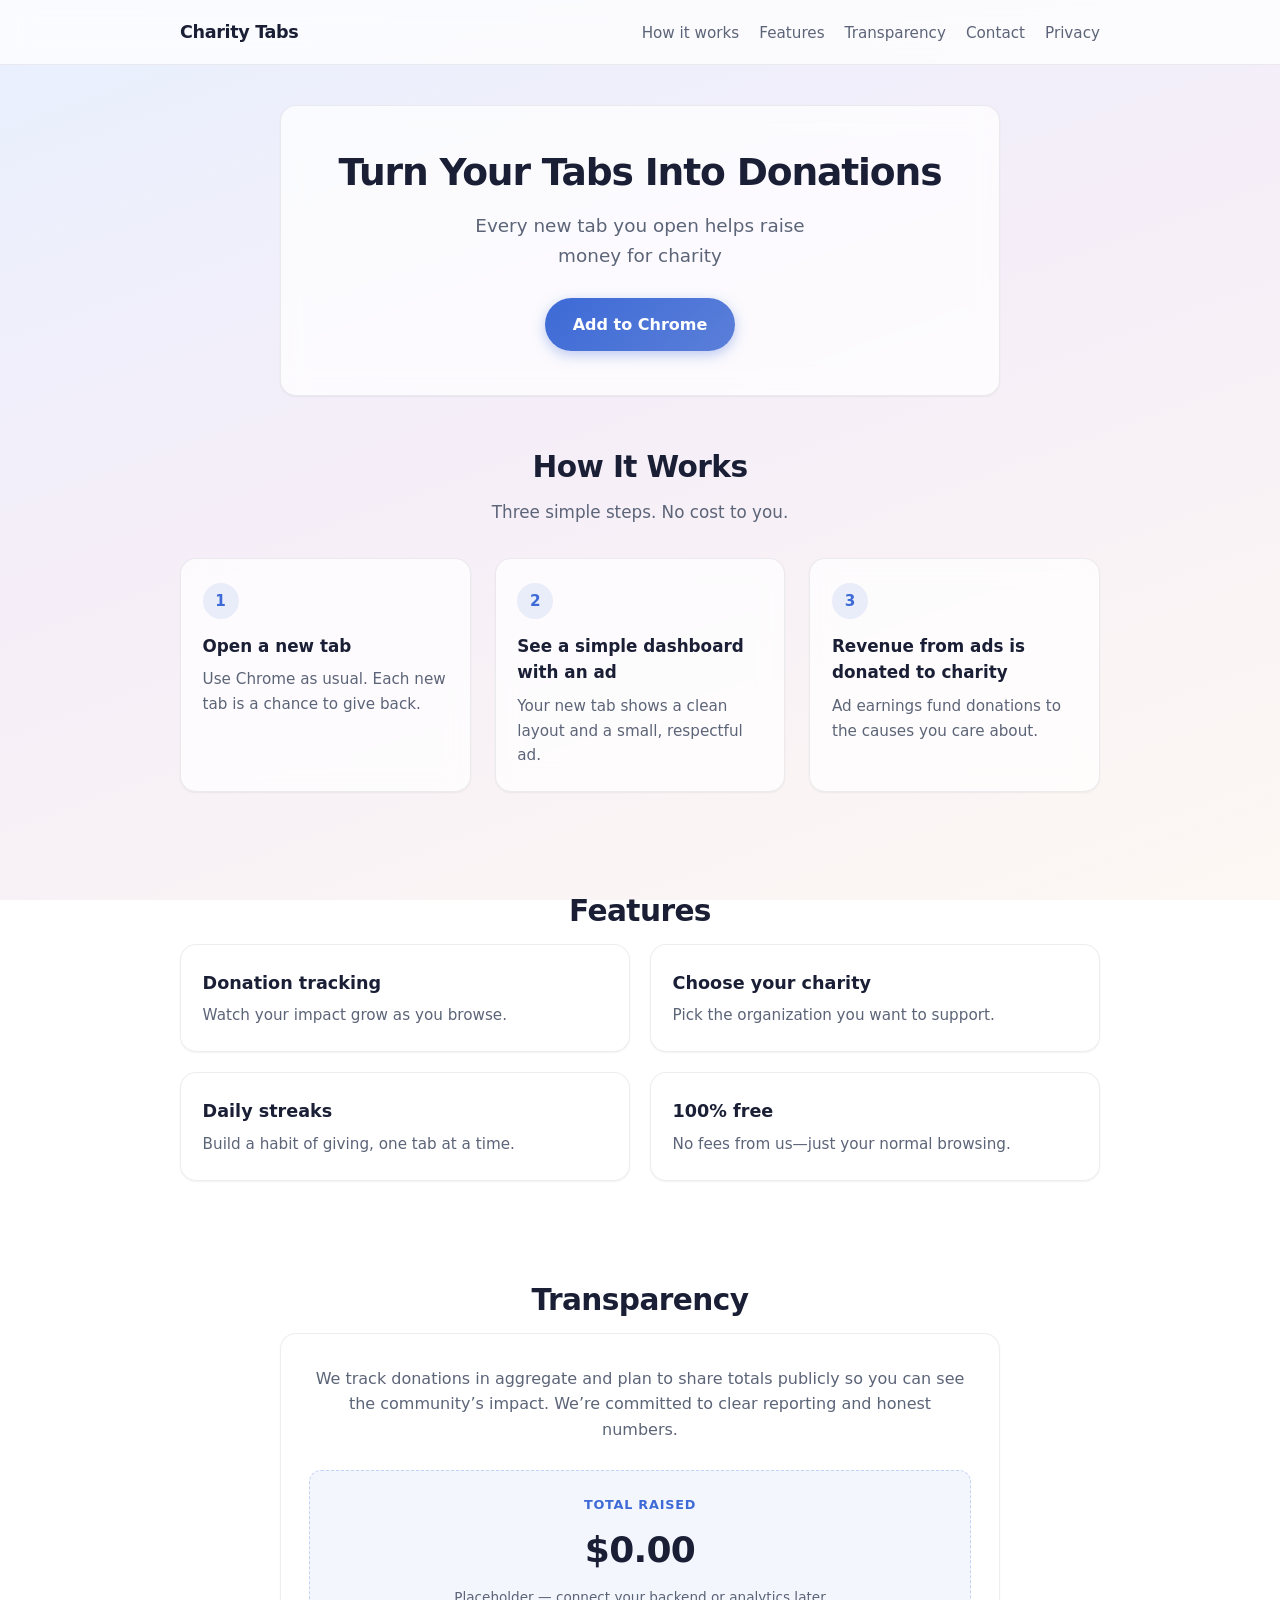
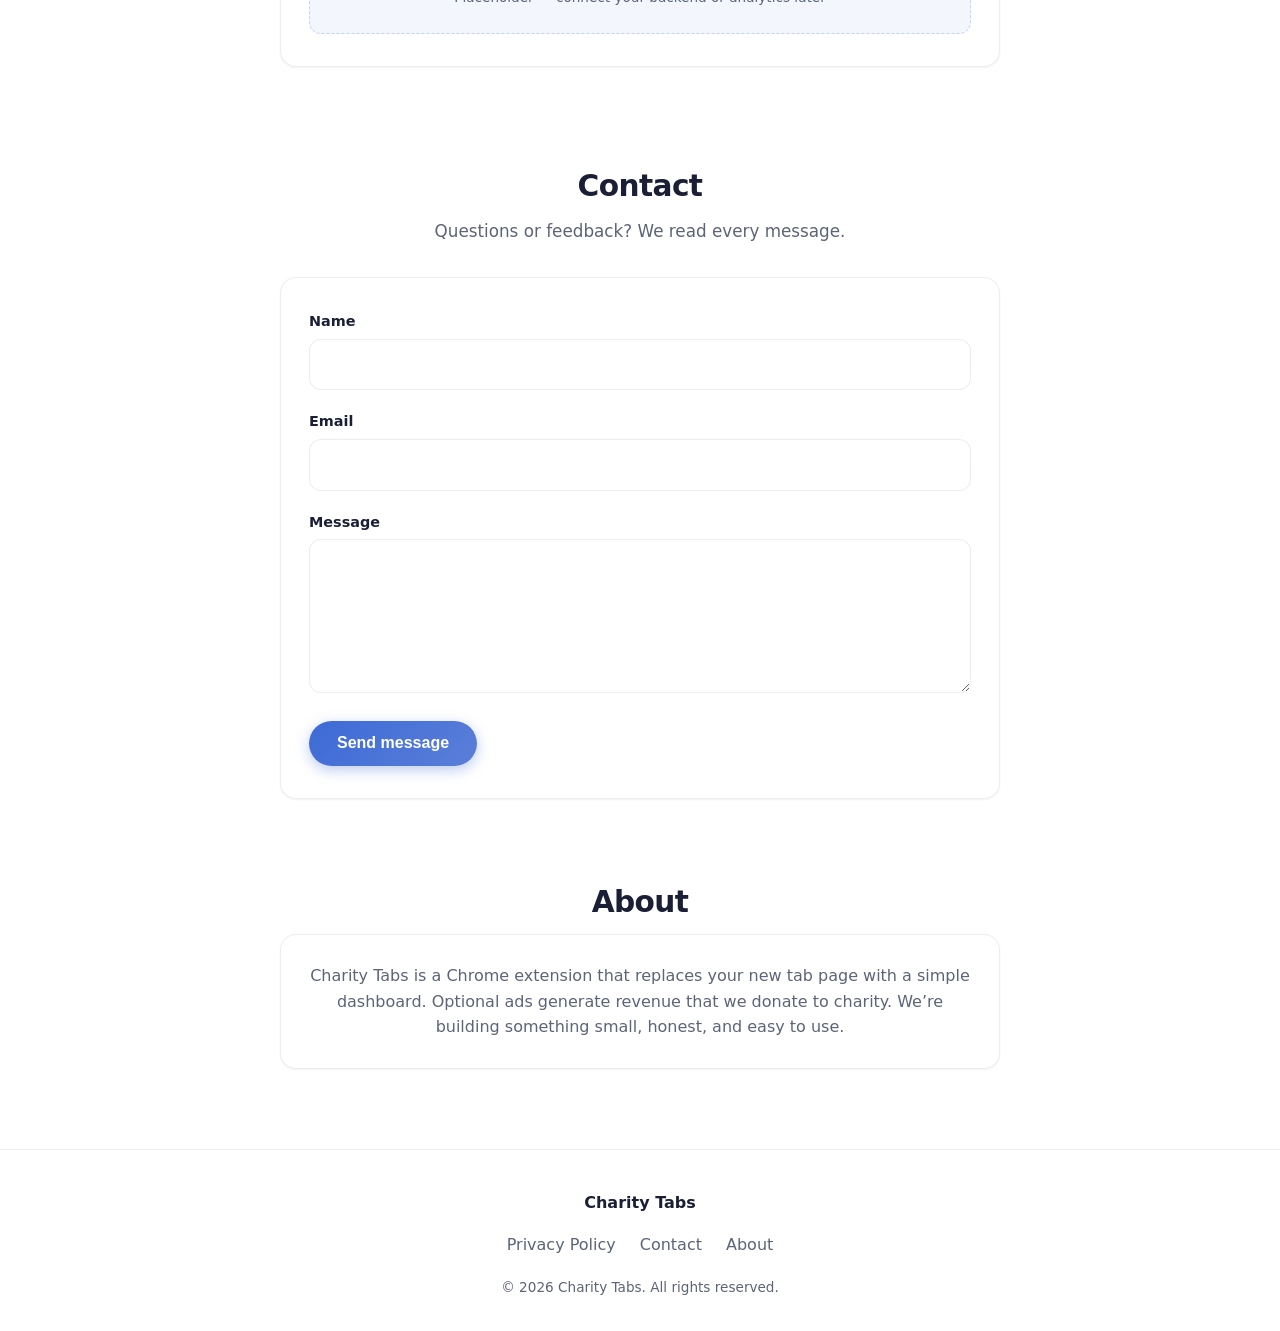
<file: index.html>
<!DOCTYPE html>
<html lang="en">
<head>
  <meta charset="UTF-8" />
  <meta name="viewport" content="width=device-width, initial-scale=1.0" />
  <meta name="description" content="Charity Tabs — turn every new tab into donations for charity. Free Chrome extension." />
  <title>Charity Tabs — Turn Your Tabs Into Donations</title>
  <link rel="stylesheet" href="styles.css" />
  <script async src="https://pagead2.googlesyndication.com/pagead/js/adsbygoogle.js?client=ca-pub-7150206298025101"
    crossorigin="anonymous"></script>
</head>
<body>
  <!-- Site navigation: sticky top bar with in-page anchors -->
  <header class="site-header">
    <nav class="nav" aria-label="Main">
      <a class="nav__brand" href="#">Charity Tabs</a>
      <button type="button" class="nav__toggle" aria-expanded="false" aria-controls="nav-menu" aria-label="Open menu">
        <span class="nav__toggle-bar" aria-hidden="true"></span>
        <span class="nav__toggle-bar" aria-hidden="true"></span>
        <span class="nav__toggle-bar" aria-hidden="true"></span>
      </button>
      <ul id="nav-menu" class="nav__links">
        <li><a href="#how-it-works">How it works</a></li>
        <li><a href="#features">Features</a></li>
        <li><a href="#transparency">Transparency</a></li>
        <li><a href="#contact">Contact</a></li>
        <li><a href="privacy.html">Privacy</a></li>
      </ul>
    </nav>
  </header>

  <main>
    <!-- Hero: primary headline and CTA -->
    <section class="hero section" aria-labelledby="hero-title">
      <div class="hero__inner card card--hero">
        <h1 id="hero-title" class="hero__title">Turn Your Tabs Into Donations</h1>
        <p class="hero__subtitle">Every new tab you open helps raise money for charity</p>
        <a class="btn btn--primary" href="https://chrome.google.com/webstore" target="_blank" rel="noopener noreferrer">Add to Chrome</a>
      </div>
    </section>

    <!-- How it works: three numbered steps -->
    <section id="how-it-works" class="section section--tight" aria-labelledby="how-title">
      <h2 id="how-title" class="section__title">How It Works</h2>
      <p class="section__lead">Three simple steps. No cost to you.</p>
      <ol class="steps">
        <li class="steps__item card">
          <span class="steps__num" aria-hidden="true">1</span>
          <h3 class="steps__heading">Open a new tab</h3>
          <p class="steps__text">Use Chrome as usual. Each new tab is a chance to give back.</p>
        </li>
        <li class="steps__item card">
          <span class="steps__num" aria-hidden="true">2</span>
          <h3 class="steps__heading">See a simple dashboard with an ad</h3>
          <p class="steps__text">Your new tab shows a clean layout and a small, respectful ad.</p>
        </li>
        <li class="steps__item card">
          <span class="steps__num" aria-hidden="true">3</span>
          <h3 class="steps__heading">Revenue from ads is donated to charity</h3>
          <p class="steps__text">Ad earnings fund donations to the causes you care about.</p>
        </li>
      </ol>
    </section>

    <!-- Features: grid of benefit cards -->
    <section id="features" class="section" aria-labelledby="features-title">
      <h2 id="features-title" class="section__title">Features</h2>
      <ul class="feature-grid">
        <li class="feature card">
          <h3 class="feature__title">Donation tracking</h3>
          <p class="feature__text">Watch your impact grow as you browse.</p>
        </li>
        <li class="feature card">
          <h3 class="feature__title">Choose your charity</h3>
          <p class="feature__text">Pick the organization you want to support.</p>
        </li>
        <li class="feature card">
          <h3 class="feature__title">Daily streaks</h3>
          <p class="feature__text">Build a habit of giving, one tab at a time.</p>
        </li>
        <li class="feature card">
          <h3 class="feature__title">100% free</h3>
          <p class="feature__text">No fees from us—just your normal browsing.</p>
        </li>
      </ul>
    </section>

    <!-- Transparency: trust copy + total raised placeholder -->
    <section id="transparency" class="section" aria-labelledby="transparency-title">
      <h2 id="transparency-title" class="section__title">Transparency</h2>
      <div class="transparency card">
        <p class="transparency__text">
          We track donations in aggregate and plan to share totals publicly so you can see
          the community’s impact. We’re committed to clear reporting and honest numbers.
        </p>
        <div class="transparency__stat" role="status" aria-live="polite">
          <span class="transparency__stat-label">Total raised</span>
          <span class="transparency__stat-value" id="total-raised">—</span>
          <span class="transparency__stat-note">Placeholder — connect your backend or analytics later</span>
        </div>
      </div>
    </section>

    <!-- Contact: form submits via FormSubmit → htgamesdev@gmail.com (see script.js) -->
    <section id="contact" class="section" aria-labelledby="contact-title">
      <h2 id="contact-title" class="section__title">Contact</h2>
      <p class="section__lead">Questions or feedback? We read every message.</p>
      <form
        id="contact-form"
        class="contact-form card"
        action="https://formsubmit.co/htgamesdev@gmail.com"
        method="POST"
      >
        <!-- Spam honeypot: must stay empty (FormSubmit rejects if filled) -->
        <input
          type="text"
          name="_honey"
          class="contact-form__honeypot"
          tabindex="-1"
          autocomplete="off"
          aria-hidden="true"
        />
        <input type="hidden" name="_subject" value="Charity Tabs — Contact form" />
        <div class="contact-form__fields">
          <div class="contact-form__field">
            <label for="contact-name">Name</label>
            <input id="contact-name" name="name" type="text" required autocomplete="name" />
          </div>
          <div class="contact-form__field">
            <label for="contact-email">Email</label>
            <input id="contact-email" name="email" type="email" required autocomplete="email" />
          </div>
          <div class="contact-form__field">
            <label for="contact-message">Message</label>
            <textarea id="contact-message" name="message" rows="5" required></textarea>
          </div>
        </div>
        <p id="contact-status" class="contact-form__status" role="status" aria-live="polite" hidden></p>
        <button type="submit" class="btn btn--primary contact-form__submit">Send message</button>
      </form>
    </section>

    <!-- About: short project blurb for footer link target -->
    <section id="about" class="section section--tight" aria-labelledby="about-title">
      <h2 id="about-title" class="section__title">About</h2>
      <div class="about card">
        <p class="about__text">
          Charity Tabs is a Chrome extension that replaces your new tab page with a simple dashboard.
          Optional ads generate revenue that we donate to charity. We’re building something small,
          honest, and easy to use.
        </p>
      </div>
    </section>
  </main>

  <!-- Footer: legal and contact links -->
  <footer class="footer">
    <div class="footer__inner">
      <p class="footer__brand">Charity Tabs</p>
      <ul class="footer__links">
        <li><a href="privacy.html">Privacy Policy</a></li>
        <li><a href="#contact">Contact</a></li>
        <li><a href="#about">About</a></li>
      </ul>
      <p class="footer__fine">© <span id="year"></span> Charity Tabs. All rights reserved.</p>
    </div>
  </footer>

  <script src="script.js"></script>
</body>
</html>
</file>
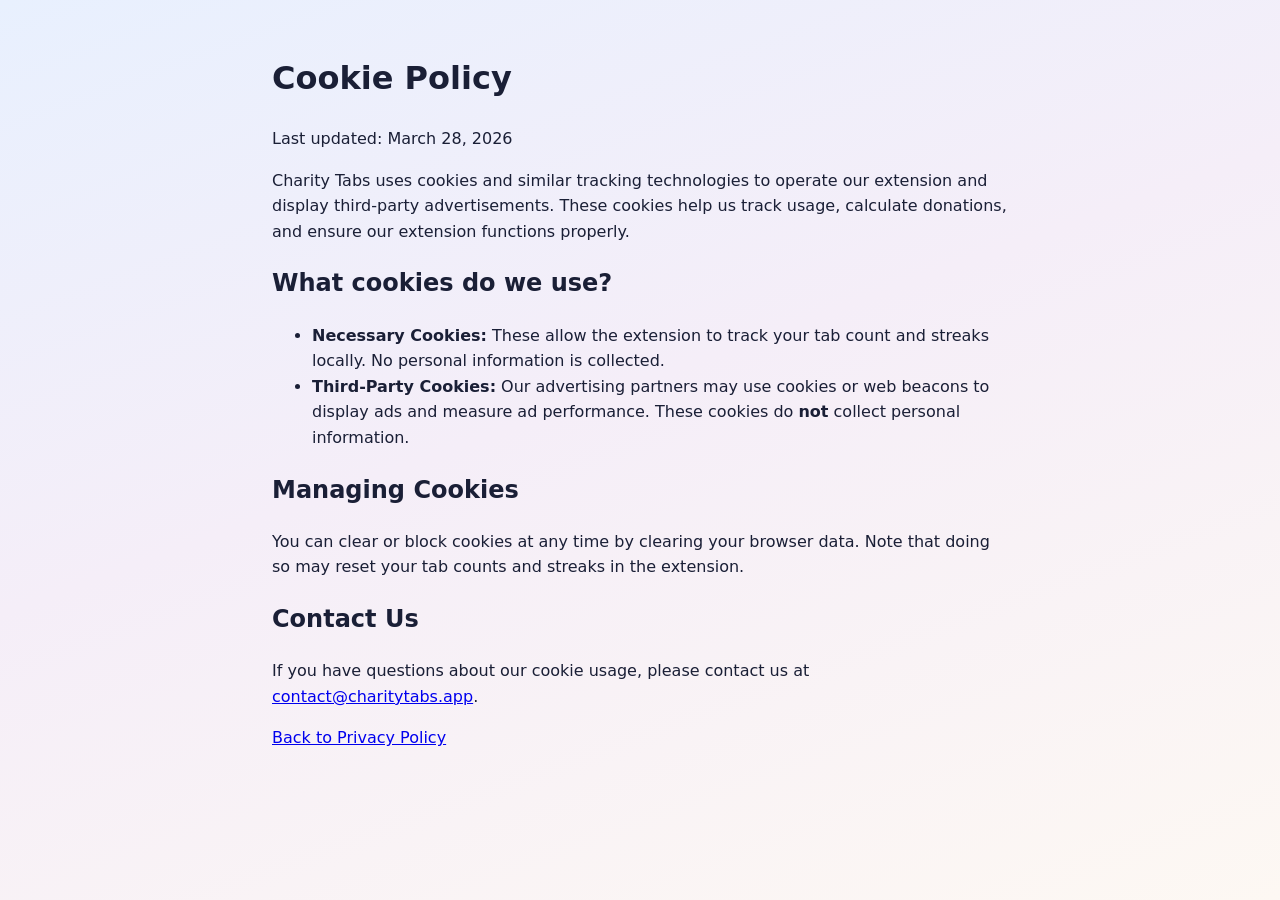
<file: cookie.html>
<!DOCTYPE html>
<html lang="en">
<head>
  <meta charset="UTF-8">
  <meta name="viewport" content="width=device-width, initial-scale=1.0">
  <title>Cookie Policy – Charity Tabs</title>
  <link rel="stylesheet" href="styles.css">
  <script async src="https://pagead2.googlesyndication.com/pagead/js/adsbygoogle.js?client=ca-pub-7150206298025101"
    crossorigin="anonymous"></script>
</head>
<body>
  <main style="max-width: 800px; margin: 0 auto; padding: 2rem;">
    <h1>Cookie Policy</h1>
    <p>Last updated: March 28, 2026</p>

    <p>Charity Tabs uses cookies and similar tracking technologies to operate our extension and display third-party advertisements. These cookies help us track usage, calculate donations, and ensure our extension functions properly.</p>

    <h2>What cookies do we use?</h2>
    <ul>
      <li><strong>Necessary Cookies:</strong> These allow the extension to track your tab count and streaks locally. No personal information is collected.</li>
      <li><strong>Third-Party Cookies:</strong> Our advertising partners may use cookies or web beacons to display ads and measure ad performance. These cookies do <strong>not</strong> collect personal information.</li>
    </ul>

    <h2>Managing Cookies</h2>
    <p>You can clear or block cookies at any time by clearing your browser data. Note that doing so may reset your tab counts and streaks in the extension.</p>

    <h2>Contact Us</h2>
    <p>If you have questions about our cookie usage, please contact us at <a href="mailto:contact@charitytabs.app">contact@charitytabs.app</a>.</p>

    <p><a href="privacy.html">Back to Privacy Policy</a></p>
  </main>
</body>
</html>
</file>
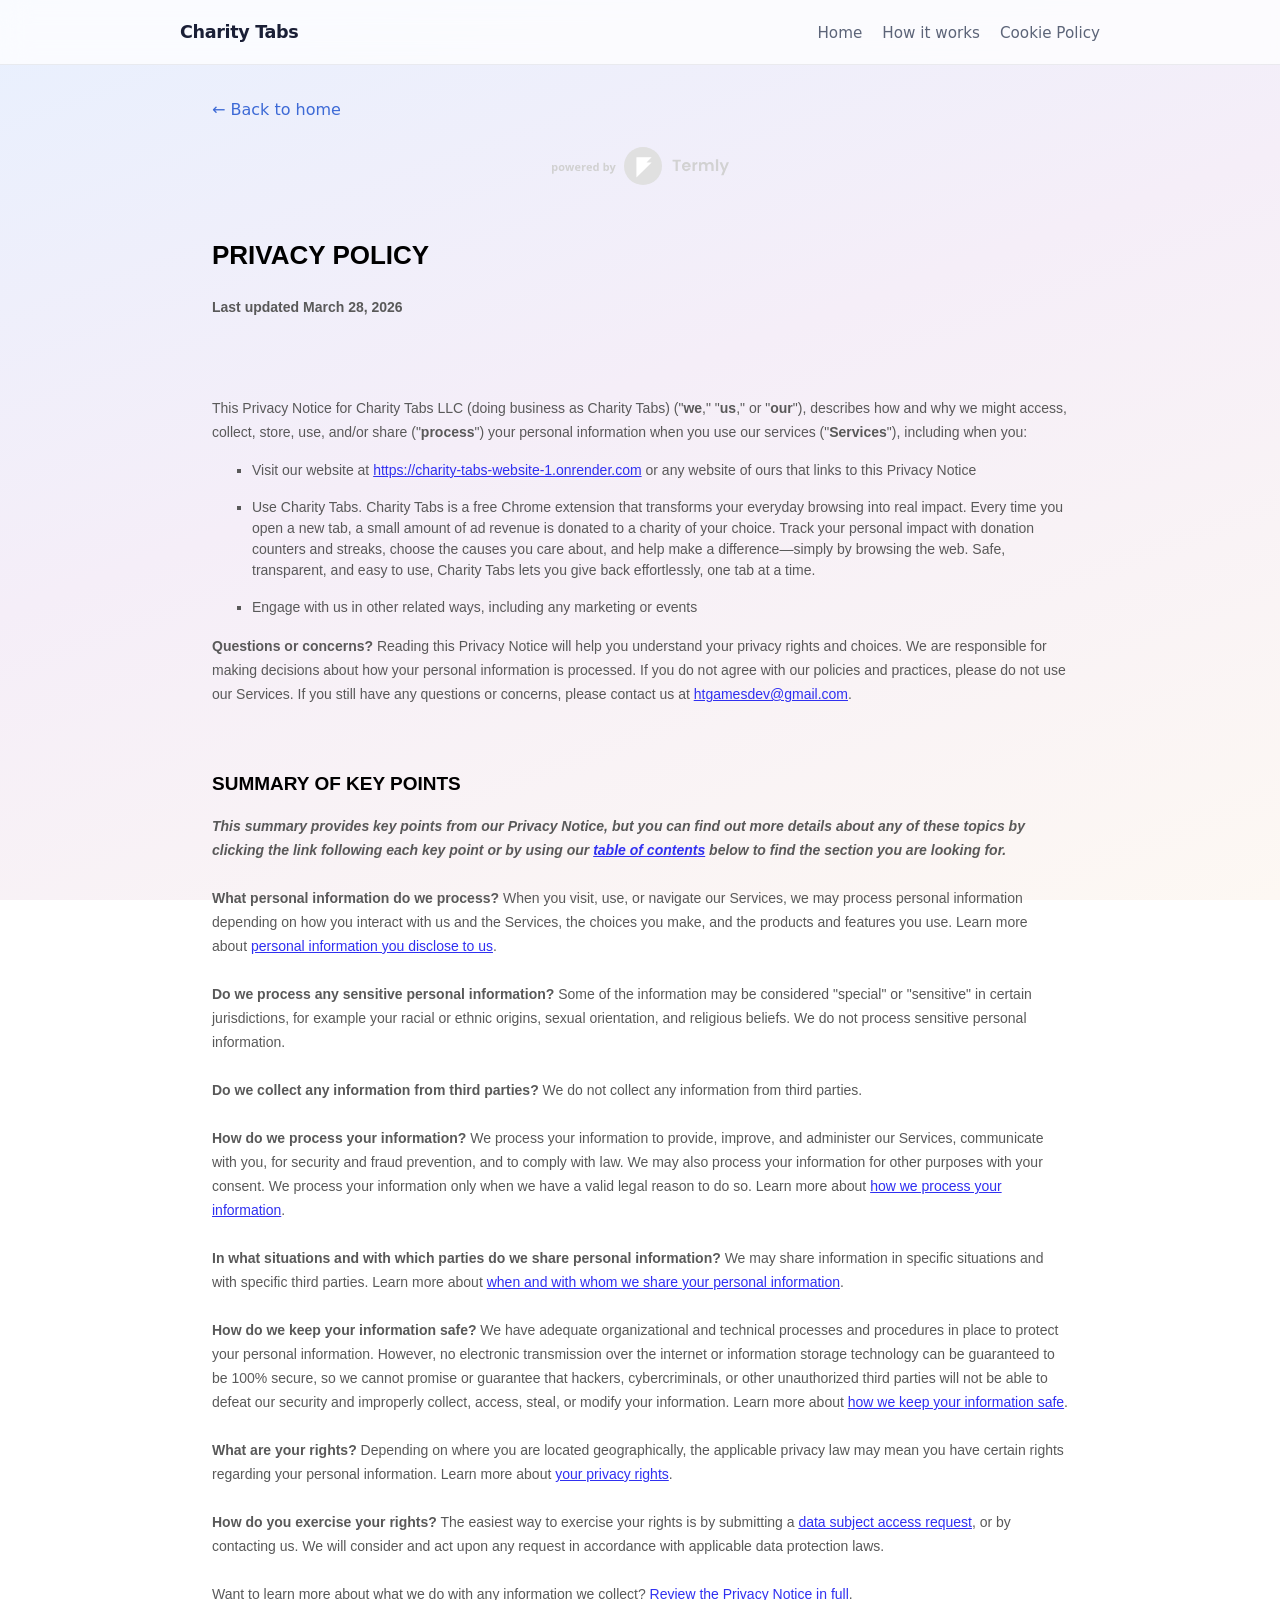
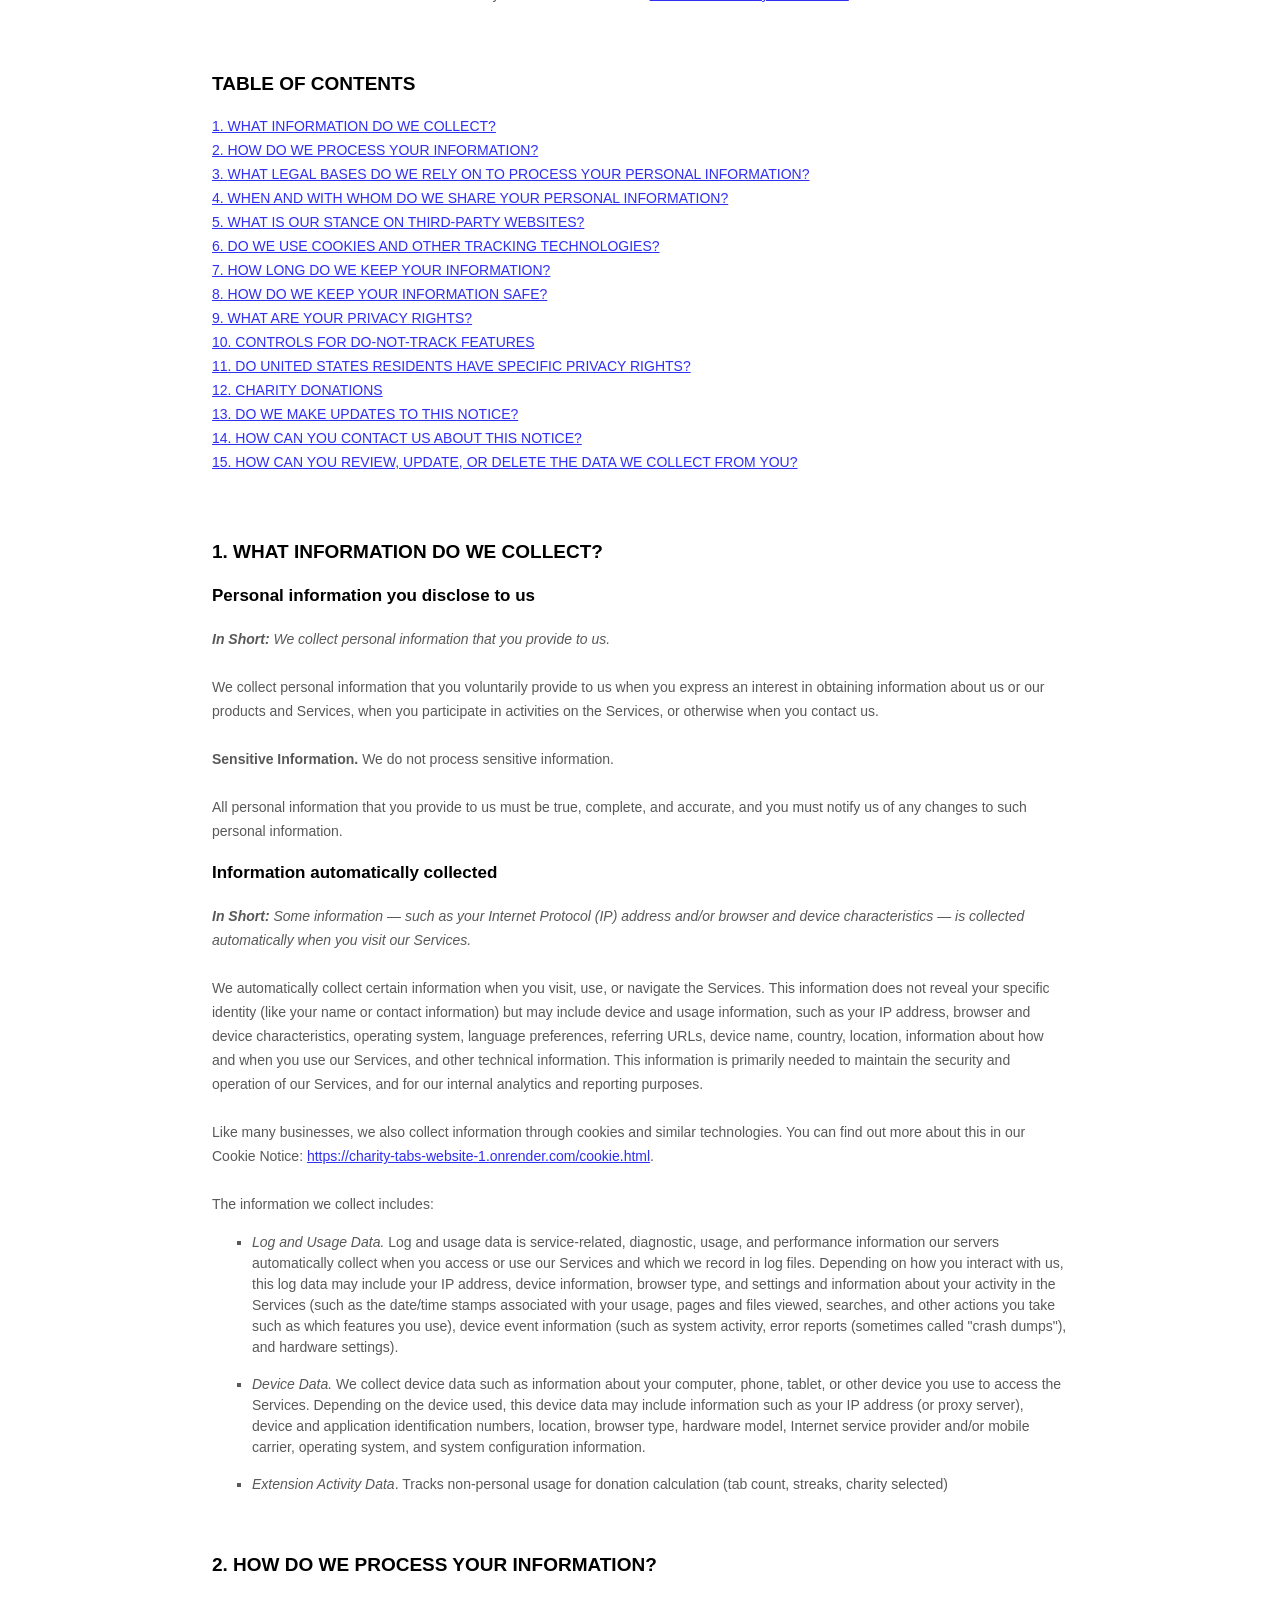
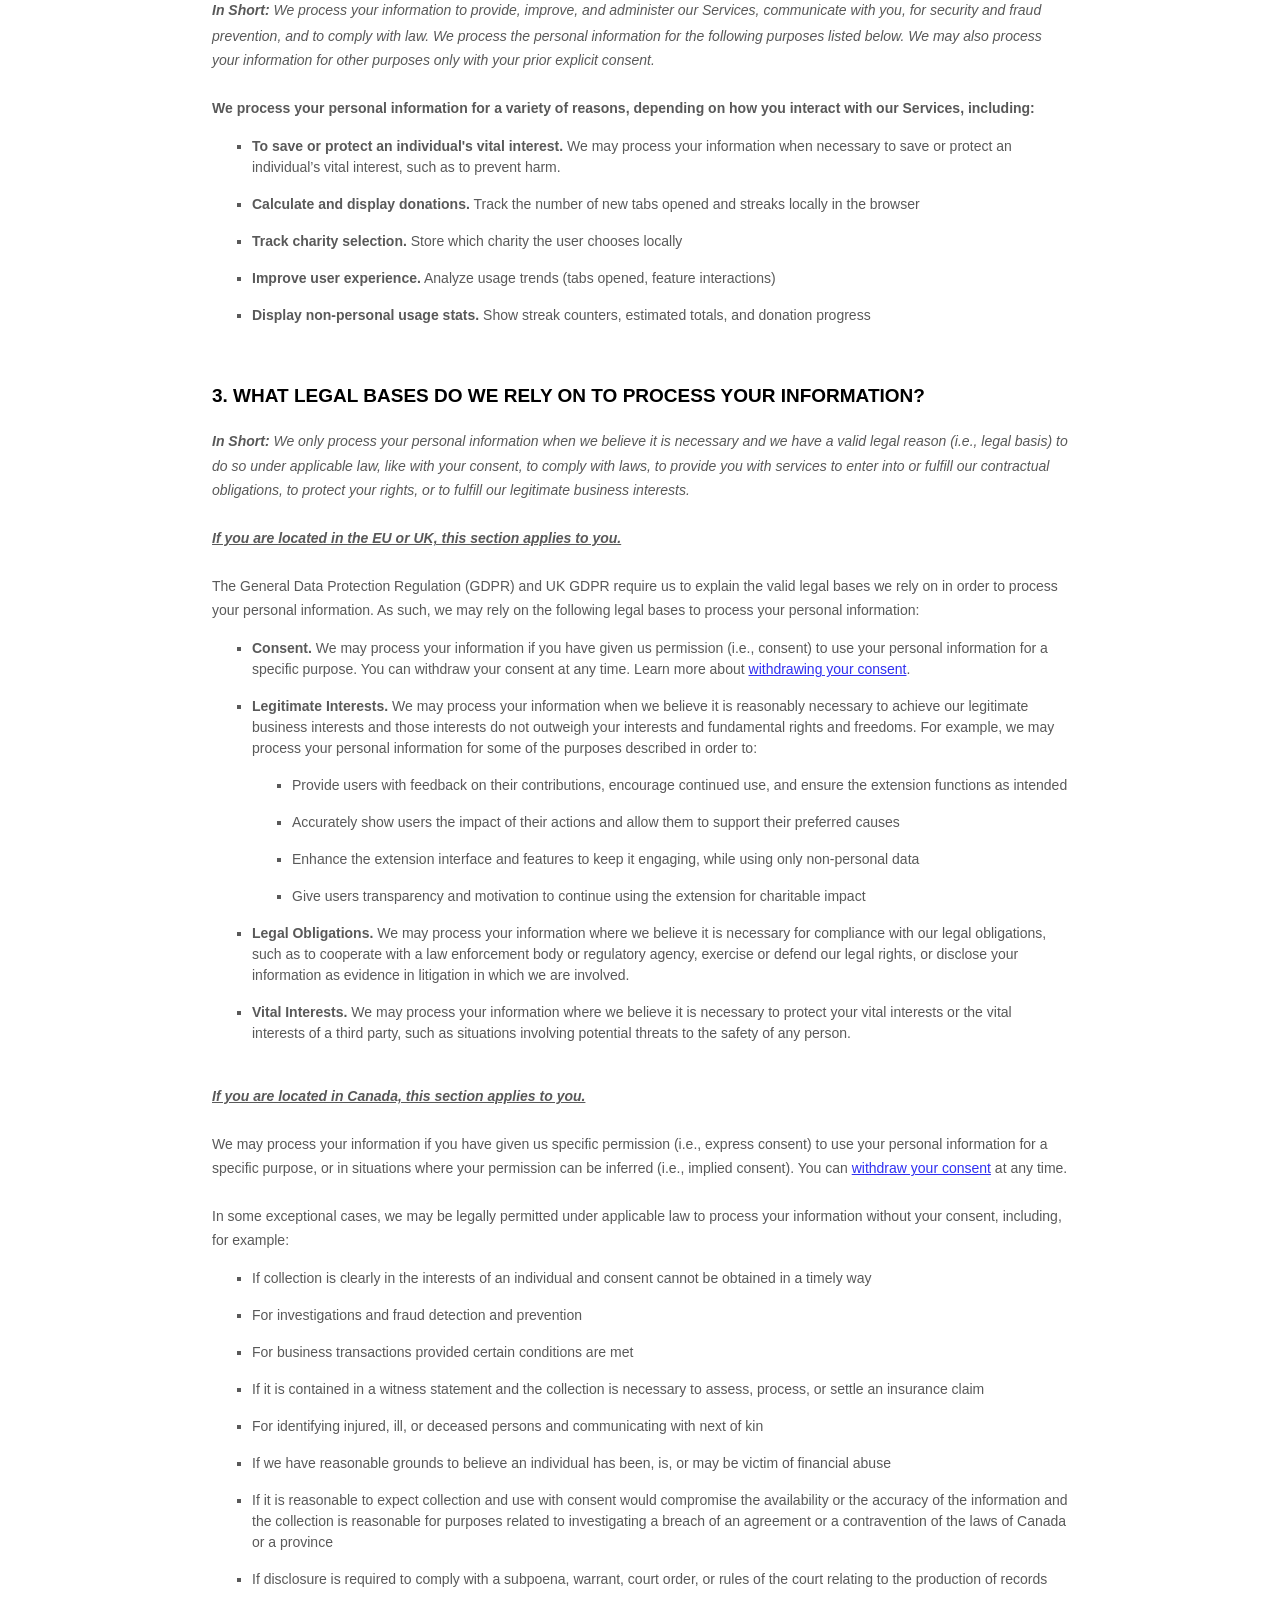
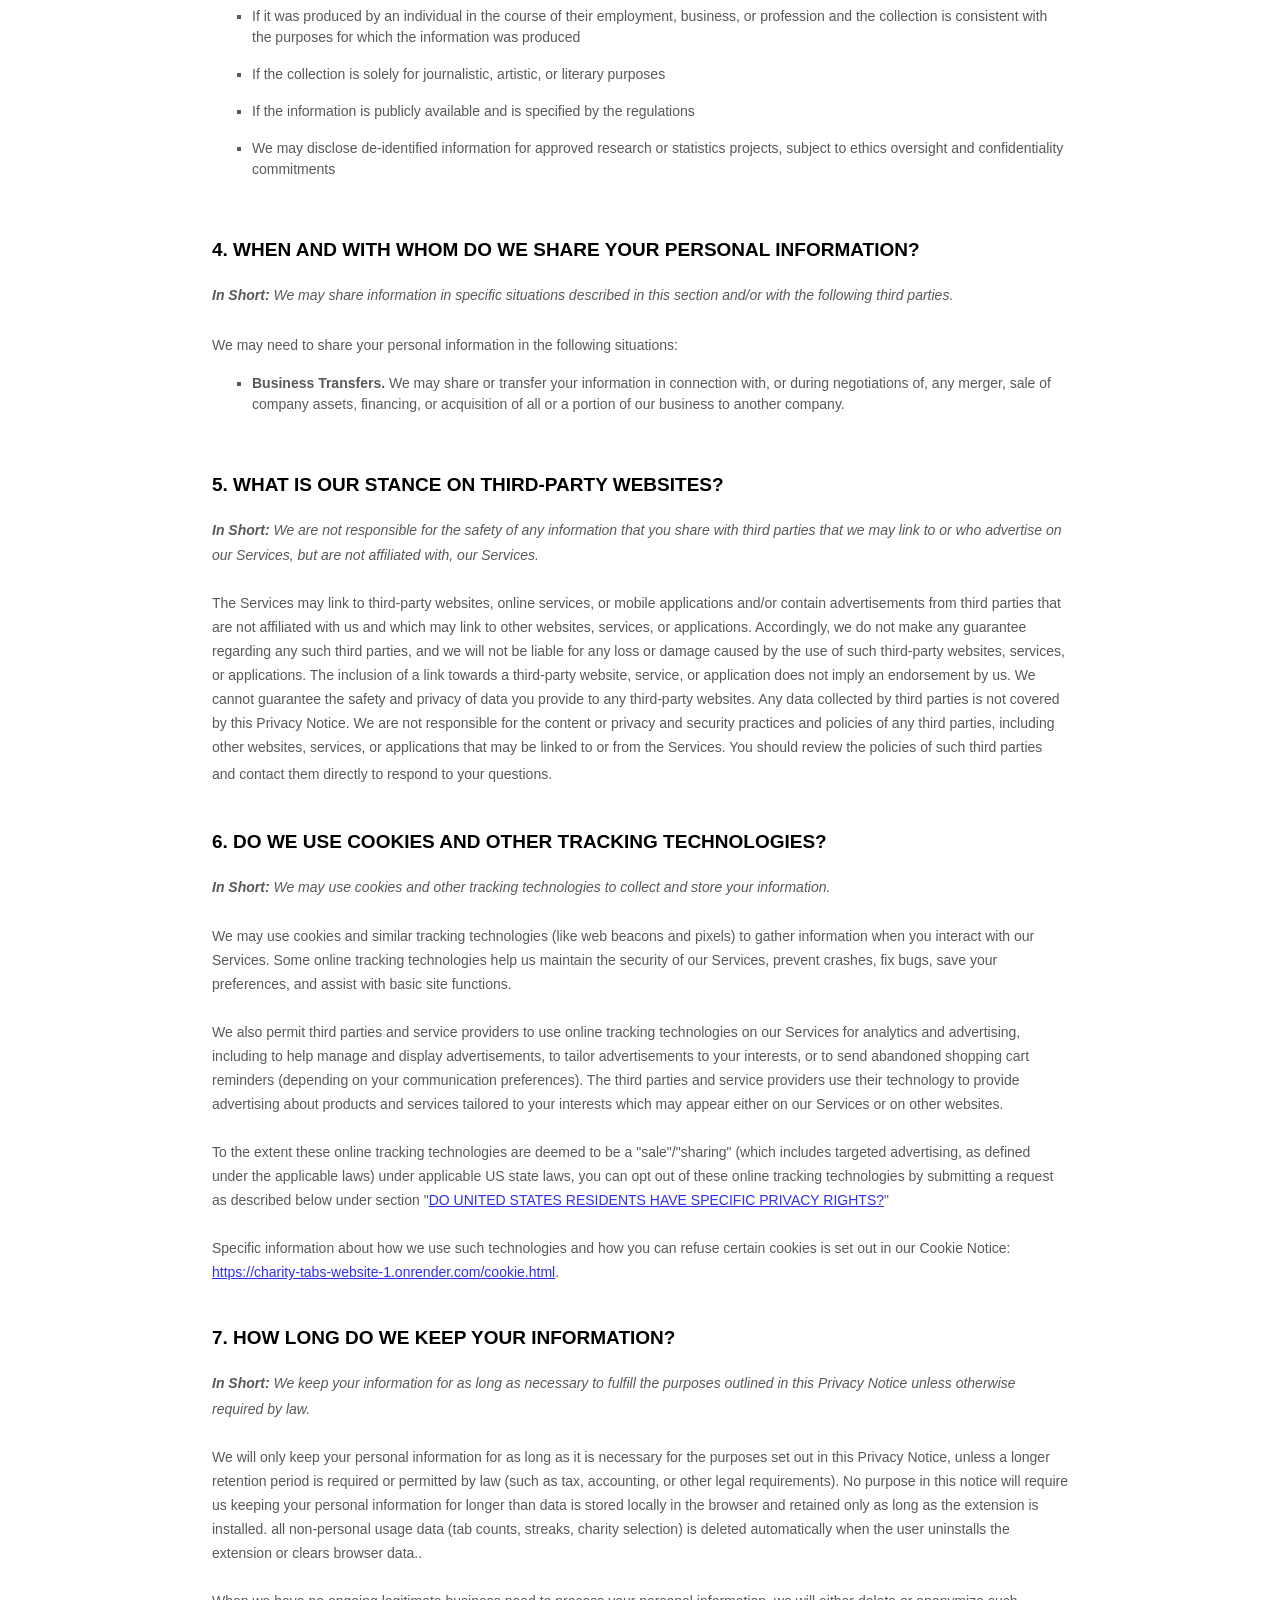
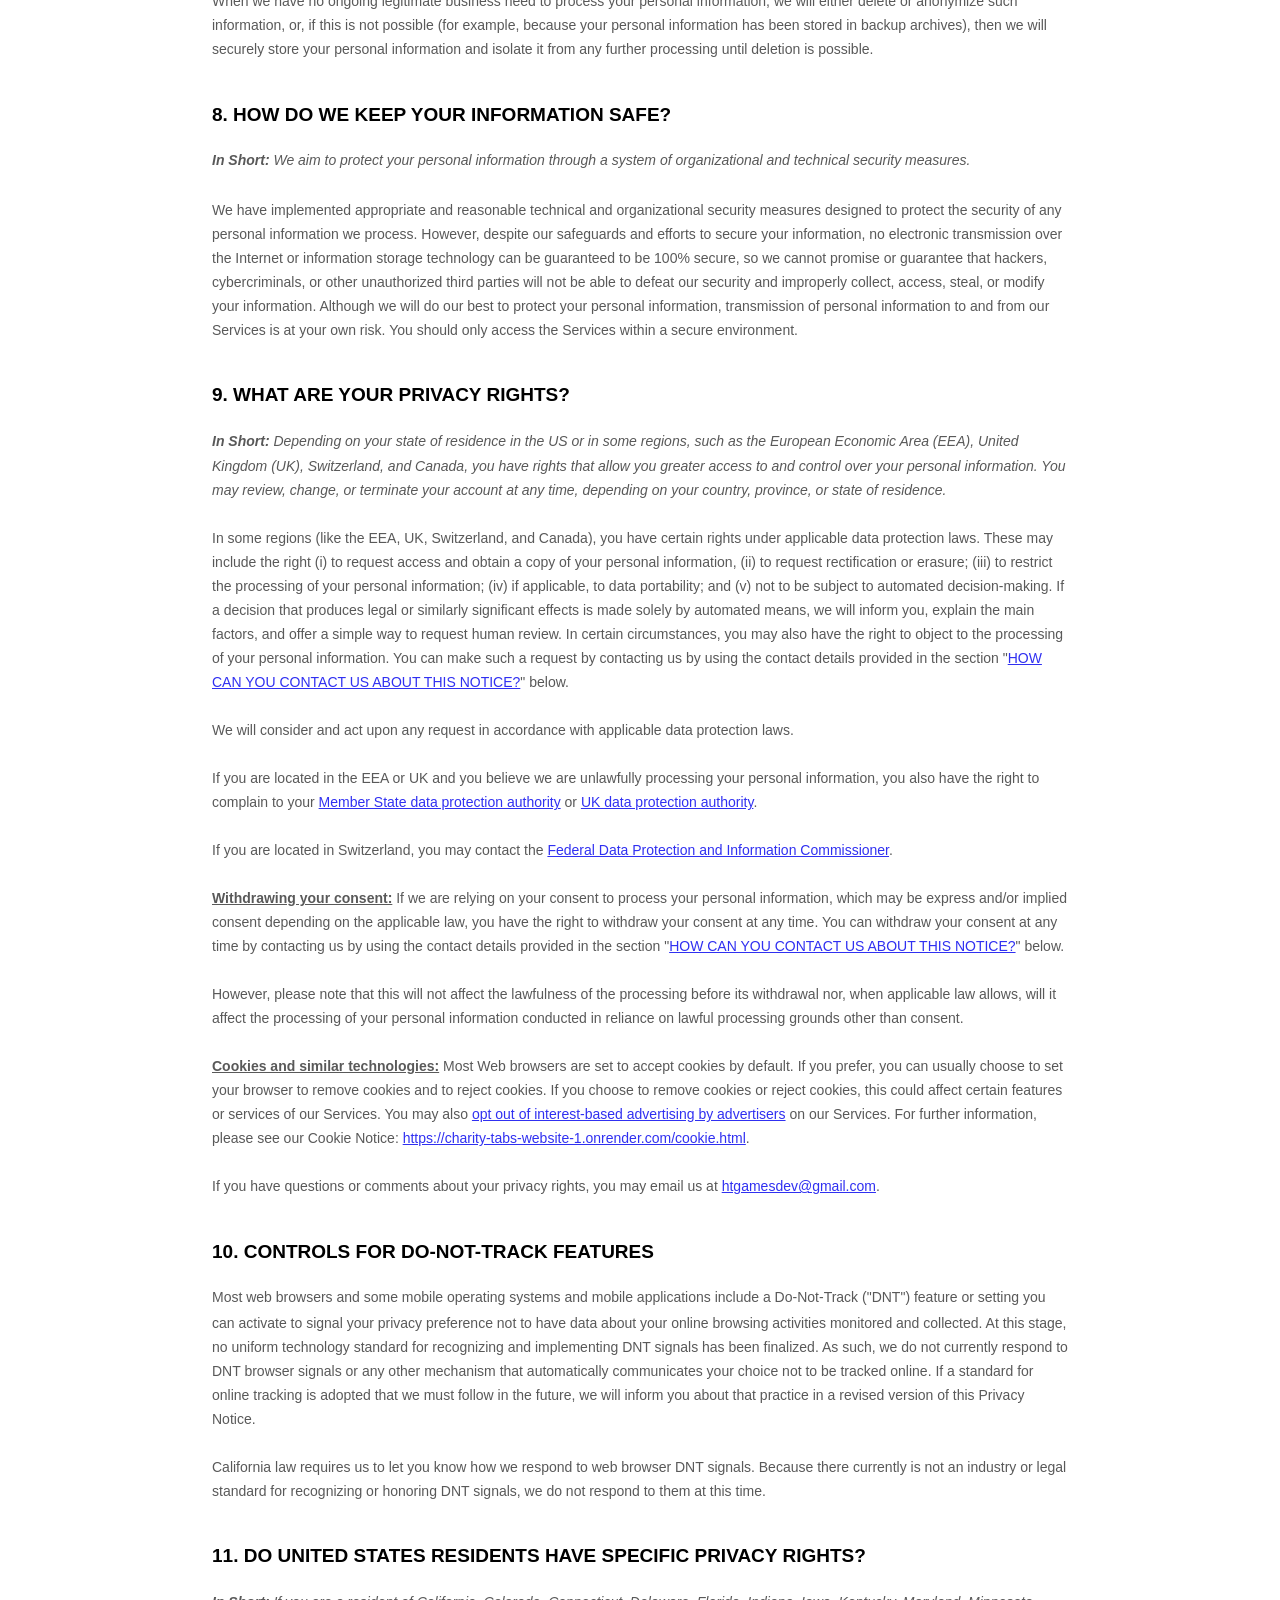
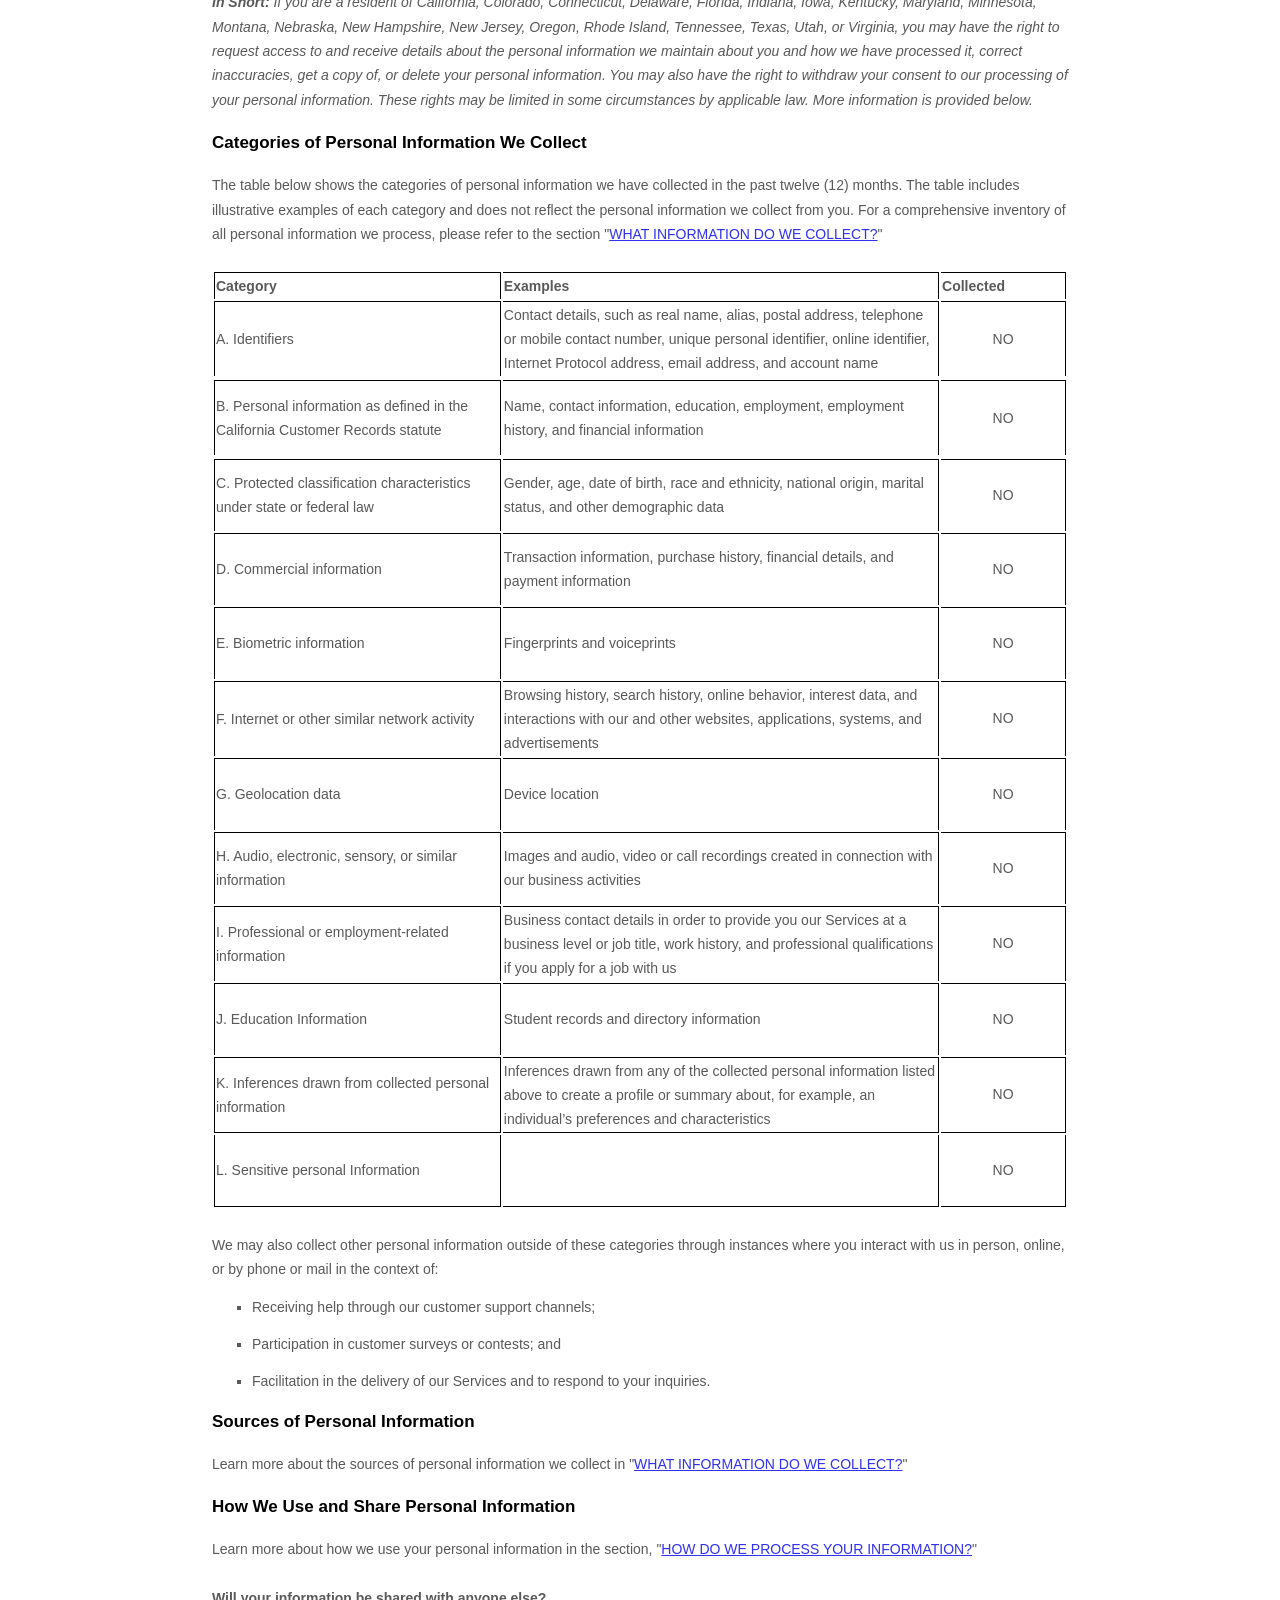
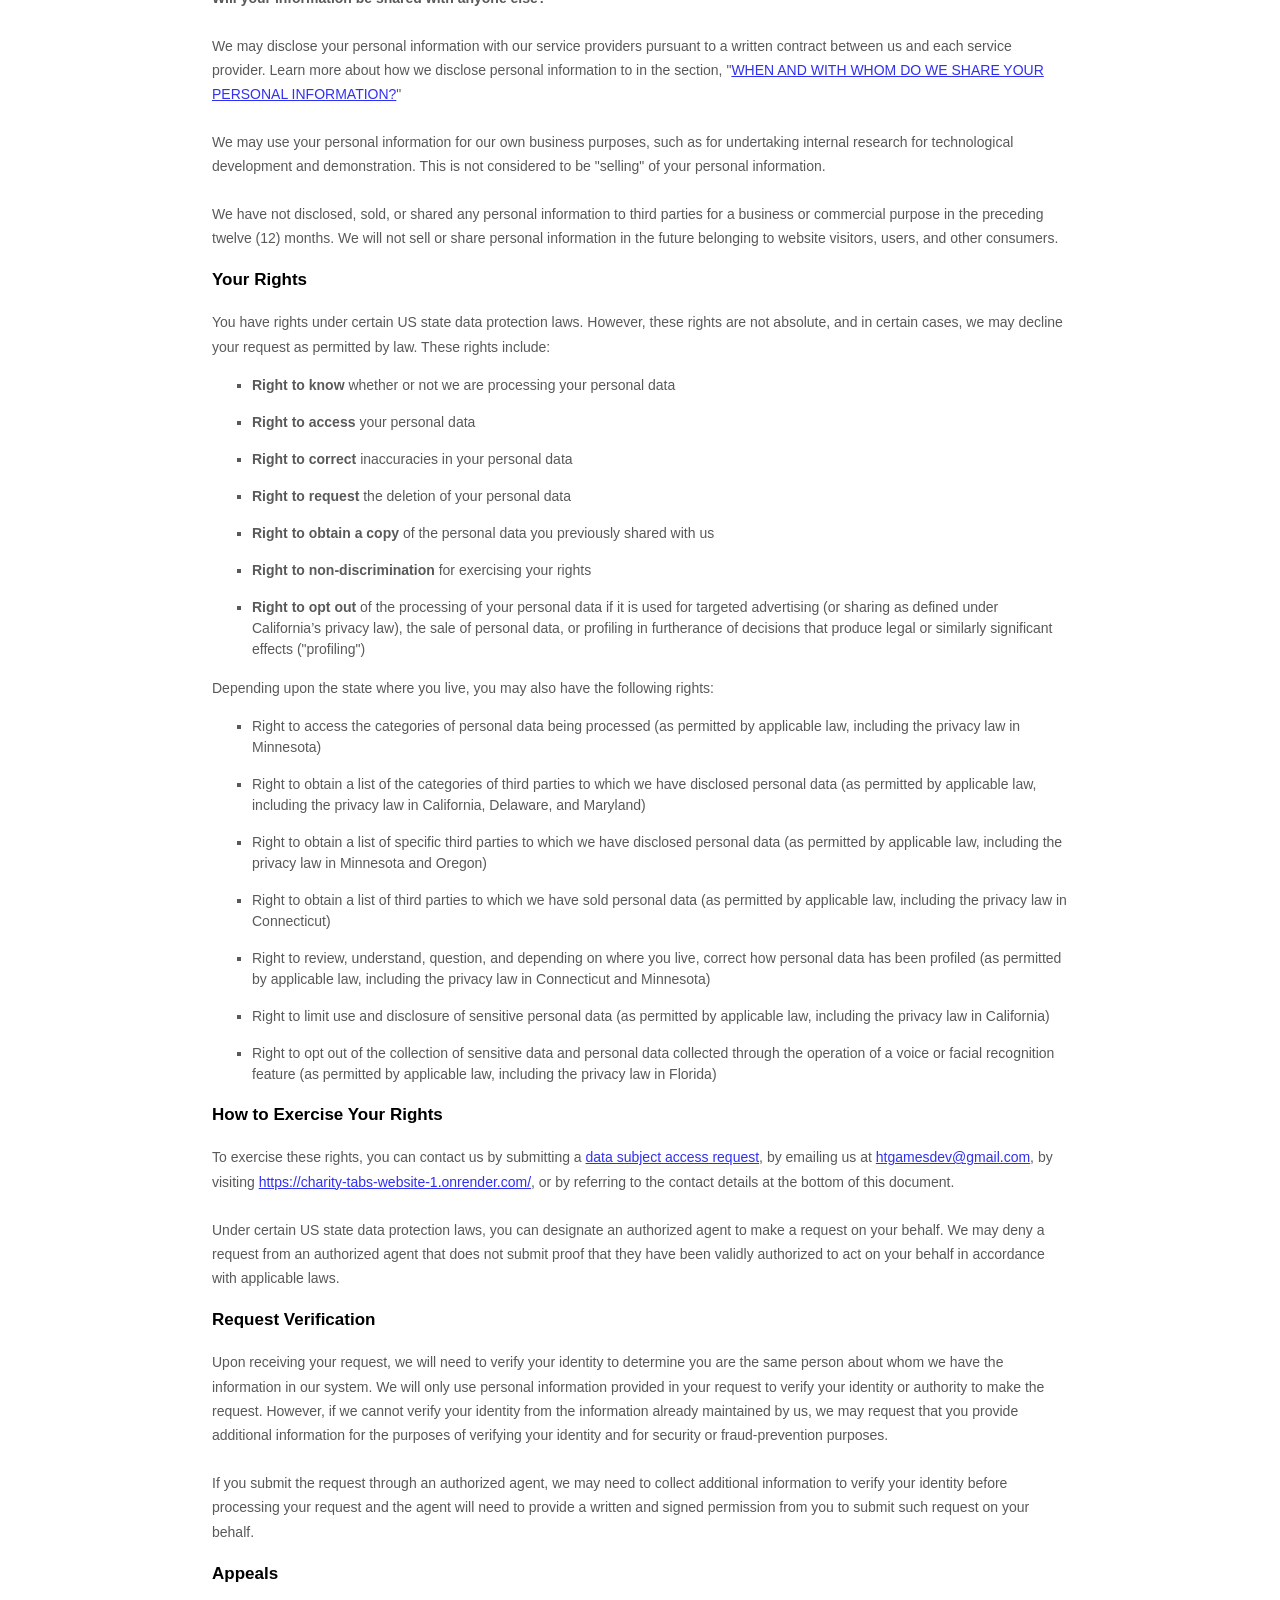
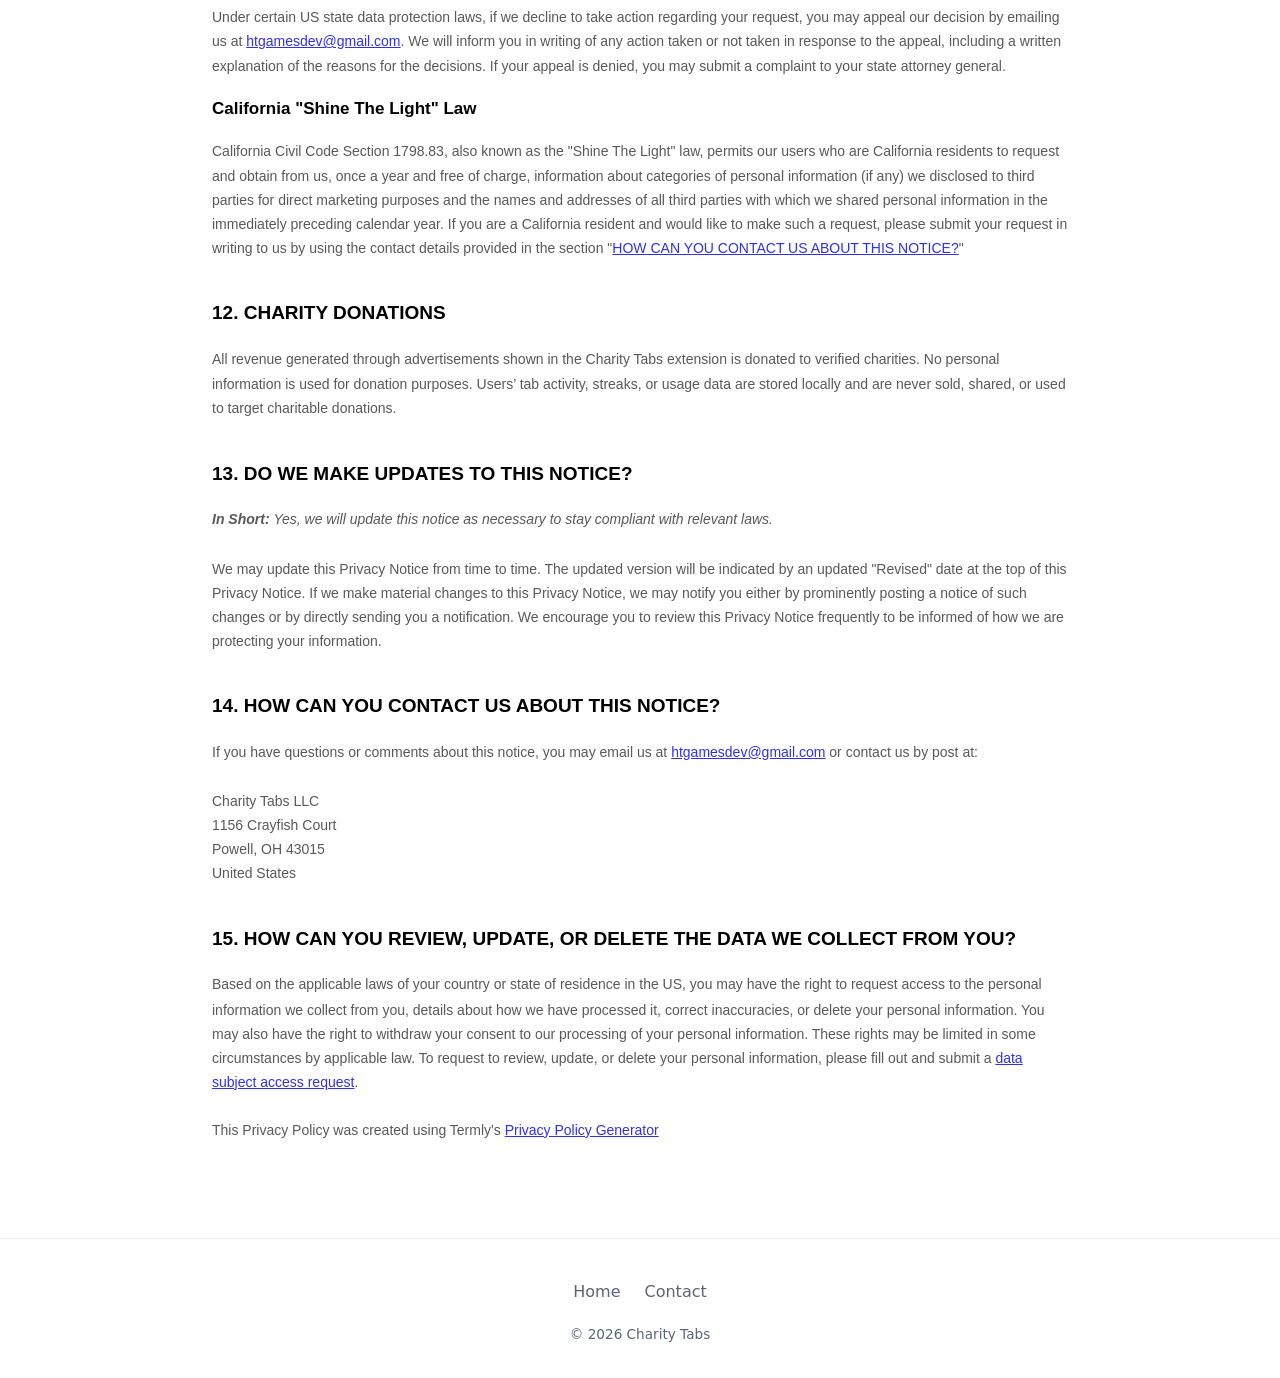
<file: privacy.html>
<!DOCTYPE html>
<html lang="en">
<head>
  <meta charset="UTF-8" />
  <meta name="viewport" content="width=device-width, initial-scale=1.0" />
  <meta name="description" content="Privacy Policy for Charity Tabs Chrome extension." />
  <title>Privacy Policy — Charity Tabs</title>
  <link rel="stylesheet" href="styles.css" />
<style>
  [data-custom-class='body'], [data-custom-class='body'] * {
          background: transparent !important;
        }
[data-custom-class='title'], [data-custom-class='title'] * {
          font-family: Arial !important;
font-size: 26px !important;
color: #000000 !important;
        }
[data-custom-class='subtitle'], [data-custom-class='subtitle'] * {
          font-family: Arial !important;
color: #595959 !important;
font-size: 14px !important;
        }
[data-custom-class='heading_1'], [data-custom-class='heading_1'] * {
          font-family: Arial !important;
font-size: 19px !important;
color: #000000 !important;
        }
[data-custom-class='heading_2'], [data-custom-class='heading_2'] * {
          font-family: Arial !important;
font-size: 17px !important;
color: #000000 !important;
        }
[data-custom-class='body_text'], [data-custom-class='body_text'] * {
          color: #595959 !important;
font-size: 14px !important;
font-family: Arial !important;
        }
[data-custom-class='link'], [data-custom-class='link'] * {
          color: #3030F1 !important;
font-size: 14px !important;
font-family: Arial !important;
word-break: break-word !important;
        }
</style>
<style>
  .privacy-policy-main ul {
    list-style-type: square;
  }
  .privacy-policy-main ul > li > ul {
    list-style-type: circle;
  }
  .privacy-policy-main ul > li > ul > li > ul {
    list-style-type: square;
  }
  .privacy-policy-main ol li {
    font-family: Arial;
  }
</style>
  <script async src="https://pagead2.googlesyndication.com/pagead/js/adsbygoogle.js?client=ca-pub-7150206298025101"
    crossorigin="anonymous"></script>

</head>
<body>
<header class="site-header">
  <nav class="nav nav--plain" aria-label="Main">
    <a class="nav__brand" href="index.html">Charity Tabs</a>
    <ul class="nav__links">
      <li><a href="index.html">Home</a></li>
      <li><a href="index.html#how-it-works">How it works</a></li>
      <li><a href="cookie.html">Cookie Policy</a></li>
    </ul>
  </nav>
</header>

<main class="privacy-policy-main">
  <a class="back-link" href="index.html">← Back to home</a>

<span style="display: block;margin: 0 auto 3.125rem;width: 11.125rem;height: 2.375rem;background: url([data-uri]) center no-repeat;"></span>

      <div data-custom-class="body">
      <div><strong><span style="font-size: 26px;"><span data-custom-class="title"><bdt class="block-component"></bdt><bdt class="question"><h1>PRIVACY POLICY</h1></bdt><bdt class="statement-end-if-in-editor"></bdt></span></span></strong></div><div><span style="color: rgb(127, 127, 127);"><strong><span style="font-size: 15px;"><span data-custom-class="subtitle">Last updated <bdt class="question">March 28, 2026</bdt></span></span></strong></span></div><div><br></div><div><br></div><div><br></div><div style="line-height: 1.5;"><span style="color: rgb(127, 127, 127);"><span style="color: rgb(89, 89, 89); font-size: 15px;"><span data-custom-class="body_text">This Privacy Notice for <bdt class="question noTranslate">Charity Tabs LLC</bdt><bdt class="block-component"> (doing business as <bdt class="question noTranslate">Charity Tabs</bdt>)<bdt class="statement-end-if-in-editor"></bdt></bdt> (<bdt class="block-component"></bdt>"<strong>we</strong>," "<strong>us</strong>," or "<strong>our</strong>"<bdt class="statement-end-if-in-editor"></bdt></span><span data-custom-class="body_text">), describes how and why we might access, collect, store, use, and/or share (<bdt class="block-component"></bdt>"<strong>process</strong>"<bdt class="statement-end-if-in-editor"></bdt>) your personal information when you use our services (<bdt class="block-component"></bdt>"<strong>Services</strong>"<bdt class="statement-end-if-in-editor"></bdt>), including when you:</span></span></span><span style="font-size: 15px;"><span style="color: rgb(127, 127, 127);"><span data-custom-class="body_text"><span style="color: rgb(89, 89, 89);"><span data-custom-class="body_text"><bdt class="block-component"></bdt></span></span></span></span></span></div><ul><li data-custom-class="body_text" style="line-height: 1.5;"><span style="font-size: 15px; color: rgb(89, 89, 89);"><span style="font-size: 15px; color: rgb(89, 89, 89);"><span data-custom-class="body_text">Visit our website<bdt class="block-component"></bdt> at <span style="color: rgb(0, 58, 250);"><bdt class="question noTranslate"><a target="_blank" data-custom-class="link" href="https://charity-tabs-website-1.onrender.com">https://charity-tabs-website-1.onrender.com</a></bdt></span><span style="font-size: 15px;"><span style="color: rgb(89, 89, 89);"><span data-custom-class="body_text"><span style="font-size: 15px;"><span style="color: rgb(89, 89, 89);"><bdt class="statement-end-if-in-editor"> or any website of ours that links to this Privacy Notice</bdt></span></span></span></span></span></span></span></span></li></ul><div><bdt class="block-component"><span style="font-size: 15px;"><span style="font-size: 15px;"><span style="color: rgb(127, 127, 127);"><span data-custom-class="body_text"><span style="color: rgb(89, 89, 89);"><span data-custom-class="body_text"><bdt class="block-component"></bdt></bdt></span></span></span></span></span></span></span></span></li></ul><div style="line-height: 1.5;"><bdt class="block-component"><span style="font-size: 15px;"></span></bdt></div><ul><li data-custom-class="body_text" style="line-height: 1.5;"><span style="font-size: 15px;">Use <bdt class="question noTranslate">Charity Tabs</bdt>. <bdt class="question">Charity Tabs is a free Chrome extension that transforms your everyday browsing into real impact. Every time you open a new tab, a small amount of ad revenue is donated to a charity of your choice. Track your personal impact with donation counters and streaks, choose the causes you care about, and help make a difference—simply by browsing the web. Safe, transparent, and easy to use, Charity Tabs lets you give back effortlessly, one tab at a time.</bdt></span><bdt class="statement-end-if-in-editor"><span style="font-size: 15px;"></span></bdt></li></ul><div style="line-height: 1.5;"><span style="font-size: 15px;"><span style="color: rgb(127, 127, 127);"><span data-custom-class="body_text"><span style="color: rgb(89, 89, 89);"><span data-custom-class="body_text"><bdt class="block-component"></bdt></span></span></span></span></span></div><ul><li data-custom-class="body_text" style="line-height: 1.5;"><span style="font-size: 15px; color: rgb(89, 89, 89);"><span style="font-size: 15px; color: rgb(89, 89, 89);"><span data-custom-class="body_text">Engage with us in other related ways, including any marketing or events<span style="font-size: 15px;"><span style="color: rgb(89, 89, 89);"><span data-custom-class="body_text"><span style="font-size: 15px;"><span style="color: rgb(89, 89, 89);"><bdt class="statement-end-if-in-editor"></bdt></span></span></span></span></span></span></span></span></li></ul><div style="line-height: 1.5;"><span style="font-size: 15px;"><span style="color: rgb(127, 127, 127);"><span data-custom-class="body_text"><strong>Questions or concerns? </strong>Reading this Privacy Notice will help you understand your privacy rights and choices. We are responsible for making decisions about how your personal information is processed. If you do not agree with our policies and practices, please do not use our Services.<bdt class="block-component"></bdt> If you still have any questions or concerns, please contact us at <bdt class="question noTranslate"><a target="_blank" data-custom-class="link" href="mailto:htgamesdev@gmail.com">htgamesdev@gmail.com</a></bdt>.</span></span></span></div><div style="line-height: 1.5;"><br></div><div style="line-height: 1.5;"><br></div><div style="line-height: 1.5;"><strong><span style="font-size: 15px;"><span data-custom-class="heading_1"><h2>SUMMARY OF KEY POINTS</h2></span></span></strong></div><div style="line-height: 1.5;"><span style="font-size: 15px;"><span data-custom-class="body_text"><strong><em>This summary provides key points from our Privacy Notice, but you can find out more details about any of these topics by clicking the link following each key point or by using our </em></strong></span></span><a data-custom-class="link" href="#toc"><span style="color: rgb(0, 58, 250); font-size: 15px;"><span data-custom-class="body_text"><strong><em>table of contents</em></strong></span></span></a><span style="font-size: 15px;"><span data-custom-class="body_text"><strong><em> below to find the section you are looking for.</em></strong></span></span></div><div style="line-height: 1.5;"><br></div><div style="line-height: 1.5;"><span style="font-size: 15px;"><span data-custom-class="body_text"><strong>What personal information do we process?</strong> When you visit, use, or navigate our Services, we may process personal information depending on how you interact with us and the Services, the choices you make, and the products and features you use. Learn more about </span></span><a data-custom-class="link" href="#personalinfo"><span style="color: rgb(0, 58, 250); font-size: 15px;"><span data-custom-class="body_text">personal information you disclose to us</span></span></a><span data-custom-class="body_text">.</span></div><div style="line-height: 1.5;"><br></div><div style="line-height: 1.5;"><span style="font-size: 15px;"><span data-custom-class="body_text"><strong>Do we process any sensitive personal information? </strong>Some of the information may be considered <bdt class="block-component"></bdt>"special" or "sensitive"<bdt class="statement-end-if-in-editor"></bdt> in certain jurisdictions, for example your racial or ethnic origins, sexual orientation, and religious beliefs. <bdt class="block-component"></bdt>We do not process sensitive personal information.<bdt class="else-block"></bdt></span></span></div><div style="line-height: 1.5;"><br></div><div style="line-height: 1.5;"><span style="font-size: 15px;"><span data-custom-class="body_text"><strong>Do we collect any information from third parties?</strong> <bdt class="block-component"></bdt>We do not collect any information from third parties.<bdt class="else-block"></bdt></span></span></div><div style="line-height: 1.5;"><br></div><div style="line-height: 1.5;"><span style="font-size: 15px;"><span data-custom-class="body_text"><strong>How do we process your information?</strong> We process your information to provide, improve, and administer our Services, communicate with you, for security and fraud prevention, and to comply with law. We may also process your information for other purposes with your consent. We process your information only when we have a valid legal reason to do so. Learn more about </span></span><a data-custom-class="link" href="#infouse"><span style="color: rgb(0, 58, 250); font-size: 15px;"><span data-custom-class="body_text">how we process your information</span></span></a><span data-custom-class="body_text">.</span></div><div style="line-height: 1.5;"><br></div><div style="line-height: 1.5;"><span style="font-size: 15px;"><span data-custom-class="body_text"><strong>In what situations and with which <bdt class="block-component"></bdt>parties do we share personal information?</strong> We may share information in specific situations and with specific <bdt class="block-component"></bdt>third parties. Learn more about </span></span><a data-custom-class="link" href="#whoshare"><span style="color: rgb(0, 58, 250); font-size: 15px;"><span data-custom-class="body_text">when and with whom we share your personal information</span></span></a><span style="font-size: 15px;"><span data-custom-class="body_text">.<bdt class="block-component"></bdt></span></span></div><div style="line-height: 1.5;"><br></div><div style="line-height: 1.5;"><span style="font-size: 15px;"><span data-custom-class="body_text"><strong>How do we keep your information safe?</strong> We have adequate <bdt class="block-component"></bdt>organizational<bdt class="statement-end-if-in-editor"></bdt> and technical processes and procedures in place to protect your personal information. However, no electronic transmission over the internet or information storage technology can be guaranteed to be 100% secure, so we cannot promise or guarantee that hackers, cybercriminals, or other <bdt class="block-component"></bdt>unauthorized<bdt class="statement-end-if-in-editor"></bdt> third parties will not be able to defeat our security and improperly collect, access, steal, or modify your information. Learn more about </span></span><a data-custom-class="link" href="#infosafe"><span style="color: rgb(0, 58, 250); font-size: 15px;"><span data-custom-class="body_text">how we keep your information safe</span></span></a><span data-custom-class="body_text">.</span><span style="font-size: 15px;"><span data-custom-class="body_text"><bdt class="statement-end-if-in-editor"></bdt></span></span></div><div style="line-height: 1.5;"><br></div><div style="line-height: 1.5;"><span style="font-size: 15px;"><span data-custom-class="body_text"><strong>What are your rights?</strong> Depending on where you are located geographically, the applicable privacy law may mean you have certain rights regarding your personal information. Learn more about </span></span><a data-custom-class="link" href="#privacyrights"><span style="color: rgb(0, 58, 250); font-size: 15px;"><span data-custom-class="body_text">your privacy rights</span></span></a><span data-custom-class="body_text">.</span></div><div style="line-height: 1.5;"><br></div><div style="line-height: 1.5;"><span style="font-size: 15px;"><span data-custom-class="body_text"><strong>How do you exercise your rights?</strong> The easiest way to exercise your rights is by <bdt class="block-component">submitting a </bdt></span></span><a data-custom-class="link" href="https://app.termly.io/dsar/5856e210-c568-44a9-8e07-f011d65851a0" rel="noopener noreferrer" target="_blank"><span style="color: rgb(0, 58, 250); font-size: 15px;"><span data-custom-class="body_text">data subject access request</span></span></a><span style="font-size: 15px;"><span data-custom-class="body_text"><bdt class="block-component"></bdt>, or by contacting us. We will consider and act upon any request in accordance with applicable data protection laws.</span></span></div><div style="line-height: 1.5;"><br></div><div style="line-height: 1.5;"><span style="font-size: 15px;"><span data-custom-class="body_text">Want to learn more about what we do with any information we collect? </span></span><a data-custom-class="link" href="#toc"><span style="color: rgb(0, 58, 250); font-size: 15px;"><span data-custom-class="body_text">Review the Privacy Notice in full</span></span></a><span style="font-size: 15px;"><span data-custom-class="body_text">.</span></span></div><div style="line-height: 1.5;"><br></div><div style="line-height: 1.5;"><br></div><div id="toc" style="line-height: 1.5;"><span style="font-size: 15px;"><span style="color: rgb(127, 127, 127);"><span style="color: rgb(0, 0, 0);"><strong><span data-custom-class="heading_1"><h2>TABLE OF CONTENTS</h2></span></strong></span></span></span></div><div style="line-height: 1.5;"><span style="font-size: 15px;"><a data-custom-class="link" href="#infocollect"><span style="color: rgb(0, 58, 250);">1. WHAT INFORMATION DO WE COLLECT?</span></a></span></div><div style="line-height: 1.5;"><span style="font-size: 15px;"><a data-custom-class="link" href="#infouse"><span style="color: rgb(0, 58, 250);">2. HOW DO WE PROCESS YOUR INFORMATION?<bdt class="block-component"></bdt></span></a></span></div><div style="line-height: 1.5;"><span style="font-size: 15px;"><a data-custom-class="link" href="#legalbases"><span style="color: rgb(0, 58, 250);">3. <span style="font-size: 15px;"><span style="color: rgb(0, 58, 250);">WHAT LEGAL BASES DO WE RELY ON TO PROCESS YOUR PERSONAL INFORMATION?</span></span><bdt class="statement-end-if-in-editor"></bdt></span></a></span></div><div style="line-height: 1.5;"><span style="font-size: 15px;"><span style="color: rgb(0, 58, 250);"><a data-custom-class="link" href="#whoshare">4. WHEN AND WITH WHOM DO WE SHARE YOUR PERSONAL INFORMATION?</a></span><span data-custom-class="body_text"><bdt class="block-component"></bdt></span></span></div><div style="line-height: 1.5;"><span style="color: rgb(0, 58, 250); font-size: 15px;"><a data-custom-class="link" href="#3pwebsites">5. WHAT IS OUR STANCE ON THIRD-PARTY WEBSITES?<bdt class="statement-end-if-in-editor"></bdt></a><span style="color: rgb(127, 127, 127);"><span style="color: rgb(89, 89, 89);"><span data-custom-class="body_text"><span style="color: rgb(89, 89, 89);"><bdt class="block-component"></bdt></span></span></span></span></span></div><div style="line-height: 1.5;"><span style="font-size: 15px;"><a data-custom-class="link" href="#cookies"><span style="color: rgb(0, 58, 250);">6. DO WE USE COOKIES AND OTHER TRACKING TECHNOLOGIES?</span></a><span style="color: rgb(127, 127, 127);"><span style="color: rgb(89, 89, 89);"><span data-custom-class="body_text"><span style="color: rgb(89, 89, 89);"><bdt class="statement-end-if-in-editor"></bdt></span></span></span></span><bdt class="block-component"></bdt></span></div><div style="line-height: 1.5;"><span style="font-size: 15px;"><span style="color: rgb(127, 127, 127);"><span style="color: rgb(89, 89, 89);"><span data-custom-class="body_text"><span style="color: rgb(89, 89, 89);"><span style="color: rgb(89, 89, 89);"><span style="color: rgb(89, 89, 89);"><bdt class="block-component"></bdt></span></span> <bdt class="block-component"></bdt></span></span></span></span></span></div><div style="line-height: 1.5;"><span style="font-size: 15px;"><a data-custom-class="link" href="#inforetain"><span style="color: rgb(0, 58, 250);">7. HOW LONG DO WE KEEP YOUR INFORMATION?</span></a><span style="color: rgb(127, 127, 127);"><span style="color: rgb(89, 89, 89);"><span data-custom-class="body_text"><span style="color: rgb(89, 89, 89);"><span style="color: rgb(89, 89, 89);"><bdt class="block-component"></bdt></span></span></span></span></span></span></div><div style="line-height: 1.5;"><span style="font-size: 15px;"><a data-custom-class="link" href="#infosafe"><span style="color: rgb(0, 58, 250);">8. HOW DO WE KEEP YOUR INFORMATION SAFE?</span></a><span style="color: rgb(127, 127, 127);"><span style="color: rgb(89, 89, 89);"><span data-custom-class="body_text"><span style="color: rgb(89, 89, 89);"><bdt class="statement-end-if-in-editor"></bdt><bdt class="block-component"></bdt></span></span></span></span></span></div><div style="line-height: 1.5;"><span style="font-size: 15px;"><span style="color: rgb(0, 58, 250);"><a data-custom-class="link" href="#privacyrights">9. WHAT ARE YOUR PRIVACY RIGHTS?</a></span></span></div><div style="line-height: 1.5;"><span style="font-size: 15px;"><a data-custom-class="link" href="#DNT"><span style="color: rgb(0, 58, 250);">10. CONTROLS FOR DO-NOT-TRACK FEATURES<bdt class="block-component"></bdt></span></a></span></div><div style="line-height: 1.5;"><span style="font-size: 15px;"><a data-custom-class="link" href="#uslaws"><span style="color: rgb(0, 58, 250);">11. DO UNITED STATES RESIDENTS HAVE SPECIFIC PRIVACY RIGHTS?</span></a></span><bdt class="block-component"><span style="font-size: 15px;"><span data-custom-class="body_text"></span></bdt></span></div><div style="line-height: 1.5;"><bdt class="block-component"><span style="font-size: 15px;"></span></bdt></div><div style="line-height: 1.5;"><span style="color: rgb(0, 58, 250); font-size: 15px;"><a data-custom-class="link" href="#clausea">12. CHARITY DONATIONS</a><bdt class="statement-end-if-in-editor"></bdt><bdt class="block-component"></bdt><bdt class="block-component"></bdt><bdt class="block-component"></bdt><bdt class="block-component"></bdt><bdt class="block-component"></bdt><bdt class="block-component"></bdt><bdt class="block-component"></bdt><bdt class="block-component"></bdt><bdt class="block-component"></span></bdt></div><div style="line-height: 1.5;"><span style="font-size: 15px;"><a data-custom-class="link" href="#policyupdates"><span style="color: rgb(0, 58, 250);">13. DO WE MAKE UPDATES TO THIS NOTICE?</span></a></span></div><div style="line-height: 1.5;"><a data-custom-class="link" href="#contact"><span style="color: rgb(0, 58, 250); font-size: 15px;">14. HOW CAN YOU CONTACT US ABOUT THIS NOTICE?</span></a></div><div style="line-height: 1.5;"><a data-custom-class="link" href="#request"><span style="color: rgb(0, 58, 250);">15. HOW CAN YOU REVIEW, UPDATE, OR DELETE THE DATA WE COLLECT FROM YOU?</span></a></div><div style="line-height: 1.5;"><br></div><div style="line-height: 1.5;"><br></div><div id="infocollect" style="line-height: 1.5;"><span style="color: rgb(0, 0, 0);"><span style="color: rgb(0, 0, 0); font-size: 15px;"><span style="font-size: 15px; color: rgb(0, 0, 0);"><span style="font-size: 15px; color: rgb(0, 0, 0);"><span id="control" style="color: rgb(0, 0, 0);"><strong><span data-custom-class="heading_1"><h2>1. WHAT INFORMATION DO WE COLLECT?</h2></span></strong></span></span></span></span></span><span data-custom-class="heading_2" id="personalinfo" style="color: rgb(0, 0, 0);"><span style="font-size: 15px;"><strong><h3>Personal information you disclose to us</h3></strong></span></span><span style="color: rgb(127, 127, 127);"><span style="color: rgb(89, 89, 89); font-size: 15px;"><span data-custom-class="body_text"><span style="font-size: 15px; color: rgb(89, 89, 89);"><span style="font-size: 15px; color: rgb(89, 89, 89);"><span data-custom-class="body_text"><strong><em>In Short:</em></strong></span></span></span></span><span data-custom-class="body_text"><span style="font-size: 15px; color: rgb(89, 89, 89);"><span style="font-size: 15px; color: rgb(89, 89, 89);"><span data-custom-class="body_text"><strong><em> </em></strong><em>We collect personal information that you provide to us.</em></span></span></span></span></span></span></div><div style="line-height: 1.5;"><br></div><div style="line-height: 1.5;"><span style="font-size: 15px; color: rgb(89, 89, 89);"><span style="font-size: 15px; color: rgb(89, 89, 89);"><span data-custom-class="body_text">We collect personal information that you voluntarily provide to us when you <span style="font-size: 15px;"><bdt class="block-component"></bdt></span></span><span data-custom-class="body_text">express an interest in obtaining information about us or our products and Services, when you participate in activities on the Services, or otherwise when you contact us.</span></span></span></span></div><div style="line-height: 1.5;"><br></div><div style="line-height: 1.5;"><span style="font-size: 15px; color: rgb(89, 89, 89);"><span style="font-size: 15px; color: rgb(89, 89, 89);"><span data-custom-class="body_text"><span style="font-size: 15px;"><bdt class="block-component"></bdt></span></span></span></span></span></div><div id="sensitiveinfo" style="line-height: 1.5;"><span style="font-size: 15px;"><span data-custom-class="body_text"><strong>Sensitive Information.</strong> <bdt class="block-component"></bdt>We do not process sensitive information.</span></span></div><div style="line-height: 1.5;"><br></div><div style="line-height: 1.5;"><span style="font-size: 15px;"><span data-custom-class="body_text"><bdt class="else-block"></bdt></span></span><span style="font-size: 15px; color: rgb(89, 89, 89);"><span style="font-size: 15px; color: rgb(89, 89, 89);"><span data-custom-class="body_text"><span style="font-size: 15px;"><span data-custom-class="body_text"><bdt class="block-component"><bdt class="block-component"></bdt></bdt></span></span></span></span><bdt class="block-component"></span></span></bdt></div><div style="line-height: 1.5;"><span style="font-size: 15px; color: rgb(89, 89, 89);"><span style="font-size: 15px; color: rgb(89, 89, 89);"><span data-custom-class="body_text">All personal information that you provide to us must be true, complete, and accurate, and you must notify us of any changes to such personal information.</span></span></span></div><div style="line-height: 1.5;"><span style="font-size: 15px; color: rgb(89, 89, 89);"><span style="font-size: 15px; color: rgb(89, 89, 89);"><span data-custom-class="body_text"><bdt class="block-component"></bdt></span></span></span><span data-custom-class="heading_2" style="color: rgb(0, 0, 0);"><span style="font-size: 15px;"><strong><h3>Information automatically collected</h3></strong></span></span><span style="color: rgb(127, 127, 127);"><span style="color: rgb(89, 89, 89); font-size: 15px;"><span data-custom-class="body_text"><span style="font-size: 15px; color: rgb(89, 89, 89);"><span style="font-size: 15px; color: rgb(89, 89, 89);"><span data-custom-class="body_text"><strong><em>In Short:</em></strong></span></span></span></span><span data-custom-class="body_text"><span style="font-size: 15px; color: rgb(89, 89, 89);"><span style="font-size: 15px; color: rgb(89, 89, 89);"><span data-custom-class="body_text"><strong><em> </em></strong><em>Some information — such as your Internet Protocol (IP) address and/or browser and device characteristics — is collected automatically when you visit our Services.</em></span></span></span></span></span></span></div><div style="line-height: 1.5;"><br></div><div style="line-height: 1.5;"><span style="font-size: 15px; color: rgb(89, 89, 89);"><span style="font-size: 15px; color: rgb(89, 89, 89);"><span data-custom-class="body_text">We automatically collect certain information when you visit, use, or navigate the Services. This information does not reveal your specific identity (like your name or contact information) but may include device and usage information, such as your IP address, browser and device characteristics, operating system, language preferences, referring URLs, device name, country, location, information about how and when you use our Services, and other technical information. This information is primarily needed to maintain the security and operation of our Services, and for our internal analytics and reporting purposes.</span></span></span></div><div style="line-height: 1.5;"><br></div><div style="line-height: 1.5;"><span style="font-size: 15px; color: rgb(89, 89, 89);"><span style="font-size: 15px; color: rgb(89, 89, 89);"><span data-custom-class="body_text"><bdt class="block-component"></bdt></span></span></span></div><div style="line-height: 1.5;"><span style="font-size: 15px; color: rgb(89, 89, 89);"><span style="font-size: 15px; color: rgb(89, 89, 89);"><span data-custom-class="body_text">Like many businesses, we also collect information through cookies and similar technologies. <bdt class="block-component"></bdt>You can find out more about this in our Cookie Notice: <bdt class="statement-end-if-in-editor"></bdt><bdt class="block-component"></bdt><span style="color: rgb(0, 58, 250);"><bdt class="question noTranslate"><a target="_blank" data-custom-class="link" href="https://charity-tabs-website-1.onrender.com/cookie.html">https://charity-tabs-website-1.onrender.com/cookie.html</a></bdt></span>.<bdt class="block-component"></bdt></span></span></span></div><div style="line-height: 1.5;"><br></div><div style="line-height: 1.5;"><span style="font-size: 15px; color: rgb(89, 89, 89);"><span style="font-size: 15px; color: rgb(89, 89, 89);"><span data-custom-class="body_text"><bdt class="statement-end-if-in-editor"><span data-custom-class="body_text"></span></bdt></span><span data-custom-class="body_text"><bdt class="block-component"></bdt></span></span></span></div><div style="line-height: 1.5;"><span style="font-size: 15px; color: rgb(89, 89, 89);"><span style="font-size: 15px; color: rgb(89, 89, 89);"><span data-custom-class="body_text">The information we collect includes:<bdt class="block-component"></bdt></span></span></span></div><ul><li data-custom-class="body_text" style="line-height: 1.5;"><span style="font-size: 15px; color: rgb(89, 89, 89);"><span style="font-size: 15px; color: rgb(89, 89, 89);"><span data-custom-class="body_text"><em>Log and Usage Data.</em> Log and usage data is service-related, diagnostic, usage, and performance information our servers automatically collect when you access or use our Services and which we record in log files. Depending on how you interact with us, this log data may include your IP address, device information, browser type, and settings and information about your activity in the Services<span style="font-size: 15px;"> </span>(such as the date/time stamps associated with your usage, pages and files viewed, searches, and other actions you take such as which features you use), device event information (such as system activity, error reports (sometimes called <bdt class="block-component"></bdt>"crash dumps"<bdt class="statement-end-if-in-editor"></bdt>), and hardware settings).<span style="font-size: 15px;"><span style="color: rgb(89, 89, 89);"><span data-custom-class="body_text"><span style="font-size: 15px;"><span style="color: rgb(89, 89, 89);"><bdt class="statement-end-if-in-editor"></bdt></span></span></span></span></span></span></span></span></li></ul><div style="line-height: 1.5;"><bdt class="block-component"><span style="font-size: 15px;"><span data-custom-class="body_text"></span></span></bdt></div><ul><li data-custom-class="body_text" style="line-height: 1.5;"><span style="font-size: 15px; color: rgb(89, 89, 89);"><span style="font-size: 15px; color: rgb(89, 89, 89);"><span data-custom-class="body_text"><em>Device Data.</em> We collect device data such as information about your computer, phone, tablet, or other device you use to access the Services. Depending on the device used, this device data may include information such as your IP address (or proxy server), device and application identification numbers, location, browser type, hardware model, Internet service provider and/or mobile carrier, operating system, and system configuration information.<span style="font-size: 15px;"><span style="color: rgb(89, 89, 89);"><span data-custom-class="body_text"><span style="font-size: 15px;"><span style="color: rgb(89, 89, 89);"><bdt class="statement-end-if-in-editor"></bdt></span></span></span></span></span></span></span></span></li></ul><div style="line-height: 1.5;"><bdt class="block-component"><span style="font-size: 15px;"><span data-custom-class="body_text"></bdt></span></span></span></span></span></span></span></span></li></ul><div><bdt class="block-component"><span style="font-size: 15px;"></span></bdt><bdt class="block-component"><span style="font-size: 15px;"><bdt class="block-component"><bdt class="forloop-component"><span style="font-size: 15px;"></span></bdt></bdt></span></bdt></div><ul><li data-custom-class="body_text" style="line-height: 1.5;"><span style="font-size: 15px; color: rgb(89, 89, 89);"><span style="font-size: 15px; color: rgb(89, 89, 89);"><span data-custom-class="body_text"><em><span style="font-size: 15px; color: rgb(89, 89, 89);"><span style="font-size: 15px; color: rgb(89, 89, 89);"><span data-custom-class="body_text"><bdt class="question"><em>Extension Activity Data</em></bdt></span></span></span></em>. <span style="font-size: 15px; color: rgb(89, 89, 89);"><span style="font-size: 15px; color: rgb(89, 89, 89);"><span data-custom-class="body_text"><bdt class="question">Tracks non-personal usage for donation calculation (tab count, streaks, charity selected)</bdt></span></span></span></span></span></span></li></ul><div style="line-height: 1.5;"><span style="font-size: 15px; color: rgb(89, 89, 89);"><span style="font-size: 15px; color: rgb(89, 89, 89);"><span data-custom-class="body_text"><bdt class="forloop-component"><bdt class="statement-end-if-in-editor"><bdt class="statement-end-if-in-editor"><span style="font-size: 15px; color: rgb(89, 89, 89);"><span style="font-size: 15px; color: rgb(89, 89, 89);"><span data-custom-class="body_text"><bdt class="question"><span style="font-size: 15px; color: rgb(89, 89, 89);"><span style="font-size: 15px; color: rgb(89, 89, 89);"><span data-custom-class="body_text"><bdt class="forloop-component"></bdt></span></span></span></bdt></span></span></span></bdt></bdt><bdt class="statement-end-if-in-editor"></bdt></bdt></span></span></span><bdt class="block-component"><span style="font-size: 15px;"></span></bdt><span style="font-size: 15px; color: rgb(89, 89, 89);"><span style="font-size: 15px; color: rgb(89, 89, 89);"><span data-custom-class="body_text"><span style="color: rgb(89, 89, 89); font-size: 15px;"><span data-custom-class="body_text"><span style="color: rgb(89, 89, 89); font-size: 15px;"><span data-custom-class="body_text"><bdt class="statement-end-if-in-editor"><bdt class="block-component"></bdt></bdt></span></span></span></span></bdt></span></span></span></span></span></span></span></span><span style="font-size: 15px;"><span data-custom-class="body_text"><bdt class="block-component"></bdt></span></span></div><div style="line-height: 1.5;"><br></div><div id="infouse" style="line-height: 1.5;"><span style="color: rgb(127, 127, 127);"><span style="color: rgb(89, 89, 89); font-size: 15px;"><span style="font-size: 15px; color: rgb(89, 89, 89);"><span style="font-size: 15px; color: rgb(89, 89, 89);"><span id="control" style="color: rgb(0, 0, 0);"><strong><span data-custom-class="heading_1"><h2>2. HOW DO WE PROCESS YOUR INFORMATION?</h2></span></strong></span></span></span><span data-custom-class="body_text"><span style="font-size: 15px; color: rgb(89, 89, 89);"><span style="font-size: 15px; color: rgb(89, 89, 89);"><span data-custom-class="body_text"><strong><em>In Short: </em></strong><em>We process your information to provide, improve, and administer our Services, communicate with you, for security and fraud prevention, and to comply with law.<bdt class="block-component"></bdt> We process the personal information for the following purposes listed below.<bdt class="statement-end-if-in-editor"></bdt> We may also process your information for other purposes <bdt class="block-component"></bdt>only with your prior explicit<bdt class="else-block"></bdt> consent.</em></span></span></span></span></span></span></div><div style="line-height: 1.5;"><br></div><div style="line-height: 1.5;"><span style="font-size: 15px; color: rgb(89, 89, 89);"><span style="font-size: 15px; color: rgb(89, 89, 89);"><span data-custom-class="body_text"><strong>We process your personal information for a variety of reasons, depending on how you interact with our Services, including:</strong><bdt class="block-component"></bdt></span></span></span></span></span></span></span></span></span></span></span></span></li></ul><div style="line-height: 1.5;"><span style="font-size: 15px; color: rgb(89, 89, 89);"><span style="font-size: 15px; color: rgb(89, 89, 89);"><span data-custom-class="body_text"><bdt class="block-component"></bdt></span></span></span></span></span></span></span></span></span></span></span></span></span></span></span></li></ul><div style="line-height: 1.5;"><span style="font-size: 15px; color: rgb(89, 89, 89);"><span style="font-size: 15px; color: rgb(89, 89, 89);"><span data-custom-class="body_text"><bdt class="block-component"></bdt></span></span></span></span></span></span></span></span></span></span></span></span></span></span></span></span></span></span></span></span></span></li></ul><div style="line-height: 1.5;"><span style="font-size: 15px; color: rgb(89, 89, 89);"><span style="font-size: 15px; color: rgb(89, 89, 89);"><span data-custom-class="body_text"><bdt class="block-component"></bdt></span></span></span></span></span></span></span></span></span></span></span></span></li></ul><div style="line-height: 1.5;"><span style="font-size: 15px; color: rgb(89, 89, 89);"><span style="font-size: 15px; color: rgb(89, 89, 89);"><span data-custom-class="body_text"><bdt class="block-component"></bdt></span></span></span></li></ul><div style="line-height: 1.5;"><bdt class="block-component"><span style="font-size: 15px;"></bdt></span></span></span></span></span></span></li></ul><div style="line-height: 1.5;"><bdt class="block-component"><span style="font-size: 15px;"></bdt></span></span></span></span></span></span></span></span></span></li></ul><div style="line-height: 1.5;"><bdt class="block-component"><span style="font-size: 15px;"></bdt></span></span></span></span></span></span></span></span></span></span></span></span></li></ul><div style="line-height: 1.5;"><bdt class="block-component"><span style="font-size: 15px;"><span data-custom-class="body_text"></span></span></bdt></li></ul><p style="font-size: 15px; line-height: 1.5;"><bdt class="block-component"><span style="font-size: 15px;"></bdt></span></span></span></span></span></span></span></span></span></span></span></li></ul><p style="font-size: 15px; line-height: 1.5;"><bdt class="block-component"><span style="font-size: 15px;"></bdt></span></span></span></span></span></span></span></span></span></span></span></li></ul><p style="font-size: 15px; line-height: 1.5;"><bdt class="block-component"></bdt></span></span></span></span></span></span></span></span></span></span></span></li></ul><p style="font-size: 15px; line-height: 1.5;"><bdt class="block-component"></bdt></span></span></span></span></span></span></span></span></span></span></span></li></ul><div style="line-height: 1.5;"><bdt class="block-component"><span style="font-size: 15px;"><span data-custom-class="body_text"></span></bdt></span></li></ul><div style="line-height: 1.5;"><bdt class="block-component"><span style="font-size: 15px;"></bdt></span></span></span></li></ul><div style="line-height: 1.5;"><bdt class="block-component"><span style="font-size: 15px;"></bdt></span></span></span></li></ul><div style="line-height: 1.5;"><span style="font-size: 15px;"><bdt class="block-component"><span data-custom-class="body_text"></bdt></span></span></li></ul><div style="line-height: 1.5;"><bdt class="block-component"><span style="font-size: 15px;"><span data-custom-class="body_text"></bdt></span></span></li></ul><div style="line-height: 1.5;"><bdt class="block-component"><span style="font-size: 15px;"><span data-custom-class="body_text"></span></span></bdt></li></ul><div style="line-height: 1.5;"><bdt class="block-component"><span style="font-size: 15px;"><span data-custom-class="body_text"></span></span></bdt></li></ul><div style="line-height: 1.5;"><bdt class="block-component"><span style="font-size: 15px;"><span data-custom-class="body_text"></span></span></bdt></li></ul><div style="line-height: 1.5;"><bdt class="block-component"><span style="font-size: 15px;"><span data-custom-class="body_text"></span></span></bdt></li></ul><div style="line-height: 1.5;"><bdt class="block-component"><span style="font-size: 15px;"><span data-custom-class="body_text"></span></span></bdt></li></ul><div style="line-height: 1.5;"><bdt class="block-component"><span style="font-size: 15px;"><span data-custom-class="body_text"></span></span></bdt></li></ul><div style="line-height: 1.5;"><bdt class="block-component"><span style="font-size: 15px;"><span data-custom-class="body_text"></bdt></span></span></li></ul><div style="line-height: 1.5;"><bdt class="block-component"><span style="font-size: 15px;"><span data-custom-class="body_text"></bdt></span></span></li></ul><div style="line-height: 1.5;"><bdt class="block-component"><span style="font-size: 15px;"><span data-custom-class="body_text"></bdt></span></span></li></ul><div style="line-height: 1.5;"><bdt class="block-component"><span style="font-size: 15px;"><span data-custom-class="body_text"></span></span></bdt></div><ul><li data-custom-class="body_text" style="line-height: 1.5;"><span data-custom-class="body_text"><span style="font-size: 15px;"><strong>To save or protect an individual's vital interest.</strong> We may process your information when necessary to save or protect an individual’s vital interest, such as to prevent harm.</span></span><bdt class="statement-end-if-in-editor"><span style="font-size: 15px;"><span data-custom-class="body_text"></span></span></bdt></li></ul><div style="line-height: 1.5;"><bdt class="block-component"><span style="font-size: 15px;"><span data-custom-class="body_text"></span></span></bdt><bdt class="block-component"><span style="font-size: 15px;"><span data-custom-class="body_text"></bdt></span></span><bdt class="block-component"><span style="font-size: 15px;"><span data-custom-class="body_text"></span></span></bdt><span data-custom-class="body_text"><span style="font-size: 15px;"><bdt class="forloop-component"></bdt></span></span></div><ul><li data-custom-class="body_text" style="line-height: 1.5;"><span data-custom-class="body_text"><span style="font-size: 15px;"><bdt class="question"><strong>Calculate and display donations</strong></bdt><strong>.</strong> <bdt class="question">Track the number of new tabs opened and streaks locally in the browser</bdt></span></span></li></ul><div style="line-height: 1.5;"><span data-custom-class="body_text"><span style="font-size: 15px;"><bdt class="forloop-component"></bdt></span></span></div><ul><li data-custom-class="body_text" style="line-height: 1.5;"><span data-custom-class="body_text"><span style="font-size: 15px;"><bdt class="question"><strong>Track charity selection</strong></bdt><strong>.</strong> <bdt class="question">Store which charity the user chooses locally</bdt></span></span></li></ul><div style="line-height: 1.5;"><span data-custom-class="body_text"><span style="font-size: 15px;"><bdt class="forloop-component"></bdt></span></span></div><ul><li data-custom-class="body_text" style="line-height: 1.5;"><span data-custom-class="body_text"><span style="font-size: 15px;"><bdt class="question"><strong>Improve user experience</strong></bdt><strong>.</strong> <bdt class="question">Analyze usage trends (tabs opened, feature interactions)</bdt></span></span></li></ul><div style="line-height: 1.5;"><span data-custom-class="body_text"><span style="font-size: 15px;"><bdt class="forloop-component"></bdt></span></span></div><ul><li data-custom-class="body_text" style="line-height: 1.5;"><span data-custom-class="body_text"><span style="font-size: 15px;"><bdt class="question"><strong>Display non-personal usage stats</strong></bdt><strong>.</strong> <bdt class="question">Show streak counters, estimated totals, and donation progress</bdt></span></span></li></ul><div style="line-height: 1.5;"><span data-custom-class="body_text"><span style="font-size: 15px;"><bdt class="forloop-component"></bdt></span></span><bdt class="statement-end-if-in-editor"><span style="font-size: 15px;"><span data-custom-class="body_text"></span></span></bdt><bdt class="block-component"><span style="font-size: 15px;"><span data-custom-class="body_text"></span></span></bdt></div><div style="line-height: 1.5;"><br></div><div id="legalbases" style="line-height: 1.5;"><strong><span style="font-size: 15px;"><span data-custom-class="heading_1"><h2>3. WHAT LEGAL BASES DO WE RELY ON TO PROCESS YOUR INFORMATION?</h2></span></span></strong><em><span style="font-size: 15px;"><span data-custom-class="body_text"><strong>In Short: </strong>We only process your personal information when we believe it is necessary and we have a valid legal reason (i.e.<bdt class="block-component"></bdt>,<bdt class="statement-end-if-in-editor"></bdt> legal basis) to do so under applicable law, like with your consent, to comply with laws, to provide you with services to enter into or <bdt class="block-component"></bdt>fulfill<bdt class="statement-end-if-in-editor"></bdt> our contractual obligations, to protect your rights, or to <bdt class="block-component"></bdt>fulfill<bdt class="statement-end-if-in-editor"></bdt> our legitimate business interests.</span></span></em></div><div style="line-height: 1.5;"><span style="font-size: 15px;"><span data-custom-class="body_text"><bdt class="block-component"></bdt></span><span data-custom-class="body_text"><bdt class="block-component"></bdt></span></span></div><div style="line-height: 1.5;"><br></div><div style="line-height: 1.5;"><em><span style="font-size: 15px;"><span data-custom-class="body_text"><strong><u>If you are located in the EU or UK, this section applies to you.</u></strong></span></span></em></div><div style="line-height: 1.5;"><br></div><div style="line-height: 1.5;"><span style="font-size: 15px;"><span data-custom-class="body_text"><bdt class="statement-end-if-in-editor"></bdt></span></span></div><div style="line-height: 1.5;"><span style="font-size: 15px;"><span data-custom-class="body_text">The General Data Protection Regulation (GDPR) and UK GDPR require us to explain the valid legal bases we rely on in order to process your personal information. As such, we may rely on the following legal bases to process your personal information:</span></span></div><ul><li data-custom-class="body_text" style="line-height: 1.5;"><span style="font-size: 15px;"><span data-custom-class="body_text"><strong>Consent. </strong>We may process your information if you have given us permission (i.e.<bdt class="block-component"></bdt>,<bdt class="statement-end-if-in-editor"></bdt> consent) to use your personal information for a specific purpose. You can withdraw your consent at any time. Learn more about </span></span><a data-custom-class="link" href="#withdrawconsent"><span style="color: rgb(0, 58, 250); font-size: 15px;"><span data-custom-class="body_text">withdrawing your consent</span></span></a><span data-custom-class="body_text">.</span></li></ul><div style="line-height: 1.5;"><bdt class="block-component"><span style="font-size: 15px;"><span data-custom-class="body_text"></span></span></bdt></li></ul><div style="line-height: 1.5;"><bdt class="block-component"><span style="font-size: 15px;"><span data-custom-class="body_text"></span></span></bdt></div><ul><li data-custom-class="body_text" style="line-height: 1.5;"><span data-custom-class="body_text"><span style="font-size: 15px;"><strong>Legitimate Interests.</strong> We may process your information when we believe it is reasonably necessary to achieve our legitimate business interests and those interests do not outweigh your interests and fundamental rights and freedoms. For example, we may process your personal information for some of the purposes described in order to:</span></span></li></ul><div style="line-height: 1.5;"><span data-custom-class="body_text"><span style="font-size: 15px;"><bdt class="block-component"></bdt></span></span></li></ul><div style="line-height: 1.5;"><span data-custom-class="body_text"><span style="font-size: 15px;"><bdt class="block-component"></bdt></span></span></li></ul><div style="line-height: 1.5;"><span data-custom-class="body_text"><span style="font-size: 15px;"><bdt class="block-component"></bdt></span></span></li></ul><div style="line-height: 1.5;"><span data-custom-class="body_text"><span style="font-size: 15px;"><bdt class="block-component"></bdt></span></span></li></ul><div style="line-height: 1.5;"><span data-custom-class="body_text"><span style="font-size: 15px;"><bdt class="block-component"></bdt></span></span></li></ul><div style="line-height: 1.5;"><span data-custom-class="body_text"><span style="font-size: 15px;"><bdt class="block-component"></bdt></span></span></li></ul><div style="line-height: 1.5;"><span data-custom-class="body_text"><span style="font-size: 15px;"><bdt class="block-component"></bdt><bdt class="forloop-component"></bdt></span></span></div><ul style="margin-left: 40px;"><li data-custom-class="body_text" style="line-height: 1.5;"><span data-custom-class="body_text"><span style="font-size: 15px;"><bdt class="question">Provide users with feedback on their contributions, encourage continued use, and ensure the extension functions as intended</bdt></span></span></li></ul><div style="line-height: 1.5;"><span data-custom-class="body_text"><span style="font-size: 15px;"><bdt class="forloop-component"></bdt></span></span></div><ul style="margin-left: 40px;"><li data-custom-class="body_text" style="line-height: 1.5;"><span data-custom-class="body_text"><span style="font-size: 15px;"><bdt class="question">Accurately show users the impact of their actions and allow them to support their preferred causes</bdt></span></span></li></ul><div style="line-height: 1.5;"><span data-custom-class="body_text"><span style="font-size: 15px;"><bdt class="forloop-component"></bdt></span></span></div><ul style="margin-left: 40px;"><li data-custom-class="body_text" style="line-height: 1.5;"><span data-custom-class="body_text"><span style="font-size: 15px;"><bdt class="question">Enhance the extension interface and features to keep it engaging, while using only non-personal data</bdt></span></span></li></ul><div style="line-height: 1.5;"><span data-custom-class="body_text"><span style="font-size: 15px;"><bdt class="forloop-component"></bdt></span></span></div><ul style="margin-left: 40px;"><li data-custom-class="body_text" style="line-height: 1.5;"><span data-custom-class="body_text"><span style="font-size: 15px;"><bdt class="question">Give users transparency and motivation to continue using the extension for charitable impact</bdt></span></span></li></ul><div style="line-height: 1.5;"><span data-custom-class="body_text"><span style="font-size: 15px;"><bdt class="forloop-component"></bdt></span></span><span data-custom-class="body_text"><span style="font-size: 15px;"><bdt class="statement-end-if-in-editor"></bdt></span></span><bdt class="statement-end-if-in-editor"><span style="font-size: 15px;"><span data-custom-class="body_text"></span></span></bdt><bdt class="block-component"><span style="font-size: 15px;"><span data-custom-class="body_text"></span></span></bdt></div><ul><li data-custom-class="body_text" style="line-height: 1.5;"><span data-custom-class="body_text"><span style="font-size: 15px;"><strong>Legal Obligations.</strong> We may process your information where we believe it is necessary for compliance with our legal obligations, such as to cooperate with a law enforcement body or regulatory agency, exercise or defend our legal rights, or disclose your information as evidence in litigation in which we are involved.<bdt class="statement-end-if-in-editor"></bdt><br></span></span></li></ul><div style="line-height: 1.5;"><bdt class="block-component"><span style="font-size: 15px;"><span data-custom-class="body_text"></span></span></bdt></div><ul><li data-custom-class="body_text" style="line-height: 1.5;"><span data-custom-class="body_text"><span style="font-size: 15px;"><strong>Vital Interests.</strong> We may process your information where we believe it is necessary to protect your vital interests or the vital interests of a third party, such as situations involving potential threats to the safety of any person.</span></span><bdt class="statement-end-if-in-editor"><span style="font-size: 15px;"><span data-custom-class="body_text"></span></span></bdt></li></ul><div style="line-height: 1.5;"><bdt class="block-component"><span style="font-size: 15px;"><span data-custom-class="body_text"></span></span></bdt><span data-custom-class="body_text"><span style="font-size: 15px;"><bdt class="block-component"><bdt class="block-component"></bdt></bdt></span></span></div><div style="line-height: 1.5;"><br></div><div style="line-height: 1.5;"><span data-custom-class="body_text"><span style="font-size: 15px;"><strong><u><em>If you are located in Canada, this section applies to you.</em></u></strong></span></span></div><div style="line-height: 1.5;"><br></div><div style="line-height: 1.5;"><span data-custom-class="body_text"><span style="font-size: 15px;"><bdt class="statement-end-if-in-editor"></bdt></span></span></div><div style="line-height: 1.5;"><span data-custom-class="body_text"><span style="font-size: 15px;">We may process your information if you have given us specific permission (i.e.<bdt class="block-component"></bdt>,<bdt class="statement-end-if-in-editor"></bdt> express consent) to use your personal information for a specific purpose, or in situations where your permission can be inferred (i.e.<bdt class="block-component"></bdt>,<bdt class="statement-end-if-in-editor"></bdt> implied consent). You can </span></span><a data-custom-class="link" href="#withdrawconsent"><span data-custom-class="body_text"><span style="color: rgb(0, 58, 250); font-size: 15px;">withdraw your consent</span></span></a><span data-custom-class="body_text"><span style="font-size: 15px;"> at any time.</span></span></div><div style="line-height: 1.5;"><br></div><div style="line-height: 1.5;"><span data-custom-class="body_text"><span style="font-size: 15px;">In some exceptional cases, we may be legally permitted under applicable law to process your information without your consent, including, for example:</span></span></div><ul><li data-custom-class="body_text" style="line-height: 1.5;"><span data-custom-class="body_text"><span style="font-size: 15px;">If collection is clearly in the interests of an individual and consent cannot be obtained in a timely way</span></span></li></ul><div style="line-height: 1.5;"><span data-custom-class="body_text"><span style="font-size: 15px;"><bdt class="block-component"></bdt></span></span></div><ul><li data-custom-class="body_text" style="line-height: 1.5;"><span data-custom-class="body_text"><span style="font-size: 15px;">For investigations and fraud detection and prevention<bdt class="statement-end-if-in-editor"></bdt></span></span></li></ul><div style="line-height: 1.5;"><bdt class="block-component"><span style="font-size: 15px;"><span data-custom-class="body_text"></span></span></bdt></div><ul><li data-custom-class="body_text" style="line-height: 1.5;"><span data-custom-class="body_text"><span style="font-size: 15px;">For business transactions provided certain conditions are met</span></span><bdt class="statement-end-if-in-editor"><span style="font-size: 15px;"><span data-custom-class="body_text"></span></span></bdt></li></ul><div style="line-height: 1.5;"><bdt class="block-component"><span style="font-size: 15px;"><span data-custom-class="body_text"></span></span></bdt></div><ul><li data-custom-class="body_text" style="line-height: 1.5;"><span data-custom-class="body_text"><span style="font-size: 15px;">If it is contained in a witness statement and the collection is necessary to assess, process, or settle an insurance claim</span></span><bdt class="statement-end-if-in-editor"><span style="font-size: 15px;"><span data-custom-class="body_text"></span></span></bdt></li></ul><div style="line-height: 1.5;"><bdt class="block-component"><span style="font-size: 15px;"><span data-custom-class="body_text"></span></span></bdt></div><ul><li data-custom-class="body_text" style="line-height: 1.5;"><span data-custom-class="body_text"><span style="font-size: 15px;">For identifying injured, ill, or deceased persons and communicating with next of kin</span></span><bdt class="statement-end-if-in-editor"><span style="font-size: 15px;"><span data-custom-class="body_text"></span></span></bdt></li></ul><div style="line-height: 1.5;"><span data-custom-class="body_text"><span style="font-size: 15px;"><bdt class="block-component"></bdt></span></span></div><ul><li data-custom-class="body_text" style="line-height: 1.5;"><span data-custom-class="body_text"><span style="font-size: 15px;">If we have reasonable grounds to believe an individual has been, is, or may be victim of financial abuse<bdt class="statement-end-if-in-editor"></bdt></span></span></li></ul><div style="line-height: 1.5;"><span data-custom-class="body_text"><span style="font-size: 15px;"><bdt class="block-component"></bdt></span></span></div><ul><li data-custom-class="body_text" style="line-height: 1.5;"><span data-custom-class="body_text"><span style="font-size: 15px;">If it is reasonable to expect collection and use with consent would compromise the availability or the accuracy of the information and the collection is reasonable for purposes related to investigating a breach of an agreement or a contravention of the laws of Canada or a province<bdt class="statement-end-if-in-editor"></bdt></span></span></li></ul><div style="line-height: 1.5;"><span data-custom-class="body_text"><span style="font-size: 15px;"><bdt class="block-component"></bdt></span></span></div><ul><li data-custom-class="body_text" style="line-height: 1.5;"><span data-custom-class="body_text"><span style="font-size: 15px;">If disclosure is required to comply with a subpoena, warrant, court order, or rules of the court relating to the production of records<bdt class="statement-end-if-in-editor"></bdt></span></span></li></ul><div style="line-height: 1.5;"><bdt class="block-component"><span style="font-size: 15px;"><span data-custom-class="body_text"></span></span></bdt></div><ul><li data-custom-class="body_text" style="line-height: 1.5;"><span style="font-size: 15px;"><span data-custom-class="body_text">If it was produced by an individual in the course of their employment, business, or profession and the collection is consistent with the purposes for which the information was produced<bdt class="statement-end-if-in-editor"></bdt></span></span></li></ul><div style="line-height: 1.5;"><span style="font-size: 15px;"><span data-custom-class="body_text"><bdt class="block-component"></bdt></span></span></div><ul><li data-custom-class="body_text" style="line-height: 1.5;"><span style="font-size: 15px;"><span data-custom-class="body_text">If the collection is solely for journalistic, artistic, or literary purposes<bdt class="statement-end-if-in-editor"></bdt></span></span></li></ul><div style="line-height: 1.5;"><span style="font-size: 15px;"><span data-custom-class="body_text"><bdt class="block-component"></bdt></span></span></div><ul><li data-custom-class="body_text" style="line-height: 1.5;"><span style="font-size: 15px;"><span data-custom-class="body_text">If the information is publicly available and is specified by the regulations</span><bdt class="statement-end-if-in-editor"><span data-custom-class="body_text"></span></bdt></span></li></ul><div style="line-height: 1.5;"><bdt class="block-component"><span style="font-size: 15px;"></span></bdt></div><ul><li data-custom-class="body_text" style="line-height: 1.5;"><span style="font-size: 15px;">We may disclose de-identified information for approved research or statistics projects, subject to ethics oversight and confidentiality commitments<bdt class="statement-end-if-in-editor"></bdt></span></li></ul><div style="line-height: 1.5;"><bdt class="statement-end-if-in-editor"><span style="font-size: 15px;"><span data-custom-class="body_text"></span></span></bdt><bdt class="statement-end-if-in-editor"><span style="font-size: 15px;"><span data-custom-class="body_text"></span></span></bdt></div><div style="line-height: 1.5;"><br></div><div id="whoshare" style="line-height: 1.5;"><span style="color: rgb(127, 127, 127);"><span style="color: rgb(89, 89, 89); font-size: 15px;"><span style="font-size: 15px; color: rgb(89, 89, 89);"><span style="font-size: 15px; color: rgb(89, 89, 89);"><span id="control" style="color: rgb(0, 0, 0);"><strong><span data-custom-class="heading_1"><h2>4. WHEN AND WITH WHOM DO WE SHARE YOUR PERSONAL INFORMATION?</h2></span></strong></span></span></span></span></span><span style="font-size: 15px; color: rgb(89, 89, 89);"><span style="font-size: 15px; color: rgb(89, 89, 89);"><span data-custom-class="body_text"><strong><em>In Short:</em></strong><em> We may share information in specific situations described in this section and/or with the following <bdt class="block-component"></bdt>third parties.</em></span></span></span></div><div style="line-height: 1.5;"><span style="font-size: 15px; color: rgb(89, 89, 89);"><span style="font-size: 15px; color: rgb(89, 89, 89);"><span data-custom-class="body_text"><bdt class="block-component"></span></div><div style="line-height: 1.5;"><br></div><div style="line-height: 1.5;"><span style="font-size: 15px;"><span data-custom-class="body_text">We <bdt class="block-component"></bdt>may need to share your personal information in the following situations:</span></span></div><ul><li data-custom-class="body_text" style="line-height: 1.5;"><span style="font-size: 15px;"><span data-custom-class="body_text"><strong>Business Transfers.</strong> We may share or transfer your information in connection with, or during negotiations of, any merger, sale of company assets, financing, or acquisition of all or a portion of our business to another company.</span></span></li></ul><div style="line-height: 1.5;"><span style="font-size: 15px;"><span data-custom-class="body_text"><bdt class="block-component"></bdt></span></span></li></ul><div style="line-height: 1.5;"><span style="font-size: 15px;"><bdt class="block-component"><span data-custom-class="body_text"></span></bdt></span></li></ul><div style="line-height: 1.5;"><bdt class="block-component"><span style="font-size: 15px;"><span data-custom-class="body_text"></span></span></bdt></li></ul><div style="line-height: 1.5;"><bdt class="block-component"><span style="font-size: 15px;"><span data-custom-class="body_text"></bdt></span></span></li></ul><div style="line-height: 1.5;"><bdt class="block-component"><span style="font-size: 15px;"><span data-custom-class="body_text"></span></span></bdt></li></ul><div style="line-height: 1.5;"><bdt class="block-component"><span style="font-size: 15px;"><span data-custom-class="body_text"></span></span></bdt></div><div style="line-height: 1.5;"><br></div><div style="line-height: 1.5;"><strong><span id="3pwebsites" style="font-size: 15px;"><span data-custom-class="heading_1"><h2>5. WHAT IS OUR STANCE ON THIRD-PARTY WEBSITES?</h2></span></span></strong><span style="font-size: 15px;"><span data-custom-class="body_text"><strong><em>In Short:</em></strong><em> We are not responsible for the safety of any information that you share with third parties that we may link to or who advertise on our Services, but are not affiliated with, our Services.</em></span></span></div><div style="line-height: 1.5;"><br></div><div style="line-height: 1.5;"><span style="font-size: 15px;"><span data-custom-class="body_text">The Services<bdt class="block-component"></bdt> may link to third-party websites, online services, or mobile applications and/or contain advertisements from third parties that are not affiliated with us and which may link to other websites, services, or applications. Accordingly, we do not make any guarantee regarding any such third parties, and we will not be liable for any loss or damage caused by the use of such third-party websites, services, or applications. The inclusion of a link towards a third-party website, service, or application does not imply an endorsement by us. We cannot guarantee the safety and privacy of data you provide to any third-party websites. Any data collected by third parties is not covered by this Privacy Notice. We are not responsible for the content or privacy and security practices and policies of any third parties, including other websites, services, or applications that may be linked to or from the Services. You should review the policies of such third parties and contact them directly to respond to your questions.</span></span><bdt class="statement-end-if-in-editor"><span style="font-size: 15px;"><span data-custom-class="body_text"></span></span></bdt><span style="color: rgb(89, 89, 89); font-size: 15px;"><span style="font-size: 15px;"><span style="color: rgb(89, 89, 89);"><span style="font-size: 15px;"><span style="color: rgb(89, 89, 89);"><bdt class="block-component"><span data-custom-class="heading_1"><bdt class="block-component"></bdt></span></bdt></span></span></span></span></span></div><div style="line-height: 1.5;"><br></div><div id="cookies" style="line-height: 1.5;"><span style="color: rgb(127, 127, 127);"><span style="color: rgb(89, 89, 89); font-size: 15px;"><span style="font-size: 15px; color: rgb(89, 89, 89);"><span style="font-size: 15px; color: rgb(89, 89, 89);"><span id="control" style="color: rgb(0, 0, 0);"><strong><span data-custom-class="heading_1"><h2>6. DO WE USE COOKIES AND OTHER TRACKING TECHNOLOGIES?</h2></span></strong></span></span></span></span></span><span style="font-size: 15px; color: rgb(89, 89, 89);"><span style="font-size: 15px; color: rgb(89, 89, 89);"><span data-custom-class="body_text"><strong><em>In Short:</em></strong><em> We may use cookies and other tracking technologies to collect and store your information.</em></span></span></span></div><div style="line-height: 1.5;"><br></div><div style="line-height: 1.5;"><span style="font-size: 15px; color: rgb(89, 89, 89);"><span style="font-size: 15px; color: rgb(89, 89, 89);"><span data-custom-class="body_text">We may use cookies and similar tracking technologies (like web beacons and pixels) to gather information when you interact with our Services. Some online tracking technologies help us maintain the security of our Services<bdt class="block-component"></bdt>, prevent crashes, fix bugs, save your preferences, and assist with basic site functions.</span></span></span></div><div style="line-height: 1.5;"><br></div><div style="line-height: 1.5;"><span style="font-size: 15px; color: rgb(89, 89, 89);"><span style="font-size: 15px; color: rgb(89, 89, 89);"><span data-custom-class="body_text">We also permit third parties and service providers to use online tracking technologies on our Services for analytics and advertising, including to help manage and display advertisements, to tailor advertisements to your interests, or to send abandoned shopping cart reminders (depending on your communication preferences). The third parties and service providers use their technology to provide advertising about products and services tailored to your interests which may appear either on our Services or on other websites.</span></span></span><bdt class="block-component"><span style="font-size: 15px;"></span></bdt></div><div style="line-height: 1.5;"><span style="font-size: 15px;"><br></span></div><div style="line-height: 1.5;"><span style="font-size: 15px;"><span data-custom-class="body_text">To the extent these online tracking technologies are deemed to be a <bdt class="block-component"></bdt>"sale"/"sharing"<bdt class="statement-end-if-in-editor"></bdt> (which includes targeted advertising, as defined under the applicable laws) under applicable US state laws, you can opt out of these online tracking technologies by submitting a request as described below under section <bdt class="block-component"></bdt>"<bdt class="statement-end-if-in-editor"></bdt></span></span><span data-custom-class="body_text"><a data-custom-class="link" href="#uslaws"><span style="color: rgb(0, 58, 250); font-size: 15px;">DO UNITED STATES RESIDENTS HAVE SPECIFIC PRIVACY RIGHTS?</span></a></span><span style="font-size: 15px;"><span data-custom-class="body_text"><bdt class="block-component"></bdt>"<bdt class="statement-end-if-in-editor"></bdt></span><bdt class="statement-end-if-in-editor"></bdt></span></div><div style="line-height: 1.5;"><br></div><div style="line-height: 1.5;"><span style="font-size: 15px; color: rgb(89, 89, 89);"><span style="font-size: 15px; color: rgb(89, 89, 89);"><span data-custom-class="body_text">Specific information about how we use such technologies and how you can refuse certain cookies is set out in our Cookie Notice<span style="color: rgb(89, 89, 89); font-size: 15px;"><span data-custom-class="body_text"><bdt class="block-component"></bdt></span></span>: <span style="color: rgb(0, 58, 250); font-size: 15px;"><span data-custom-class="body_text"><bdt class="question noTranslate"><a target="_blank" data-custom-class="link" href="https://charity-tabs-website-1.onrender.com/cookie.html">https://charity-tabs-website-1.onrender.com/cookie.html</a></bdt></span></span><span style="font-size: 15px; color: rgb(89, 89, 89);"><bdt class="block-component"></bdt>.</span></span></span></span></span><bdt class="block-component"><span style="font-size: 15px;"></span></bdt><span style="font-size: 15px; color: rgb(89, 89, 89);"><span style="font-size: 15px; color: rgb(89, 89, 89);"><span data-custom-class="body_text"><span style="color: rgb(89, 89, 89); font-size: 15px;"><span style="color: rgb(89, 89, 89); font-size: 15px;"><span style="font-size: 15px;"><span style="color: rgb(89, 89, 89);"><span style="font-size: 15px;"><span style="color: rgb(89, 89, 89);"><span data-custom-class="body_text"><bdt class="statement-end-if-in-editor"></bdt></span></span></span></span></span></span></span></span></span></span><span style="font-size: 15px;"><bdt class="block-component"></bdt></span><span style="font-size: 15px; color: rgb(89, 89, 89);"><span style="font-size: 15px; color: rgb(89, 89, 89);"><span data-custom-class="body_text"><span style="color: rgb(89, 89, 89); font-size: 15px;"><span style="color: rgb(89, 89, 89); font-size: 15px;"><span style="color: rgb(89, 89, 89); font-size: 15px;"><span style="font-size: 15px;"><span style="color: rgb(89, 89, 89);"><span style="font-size: 15px;"><span style="color: rgb(89, 89, 89);"><span data-custom-class="body_text"><bdt class="block-component"></bdt></span><bdt class="block-component"><span data-custom-class="body_text"><bdt class="block-component"></bdt></span></span></span></span></span></span></span></span></span></span></span></span></span></div><div style="line-height: 1.5;"><br></div><div id="inforetain" style="line-height: 1.5;"><span style="color: rgb(127, 127, 127);"><span style="color: rgb(89, 89, 89); font-size: 15px;"><span style="font-size: 15px; color: rgb(89, 89, 89);"><span style="font-size: 15px; color: rgb(89, 89, 89);"><span id="control" style="color: rgb(0, 0, 0);"><strong><span data-custom-class="heading_1"><h2>7. HOW LONG DO WE KEEP YOUR INFORMATION?</h2></span></strong></span></span></span></span></span><span style="font-size: 15px; color: rgb(89, 89, 89);"><span style="font-size: 15px; color: rgb(89, 89, 89);"><span data-custom-class="body_text"><strong><em>In Short: </em></strong><em>We keep your information for as long as necessary to <bdt class="block-component"></bdt>fulfill<bdt class="statement-end-if-in-editor"></bdt> the purposes outlined in this Privacy Notice unless otherwise required by law.</em></span></span></span></div><div style="line-height: 1.5;"><br></div><div style="line-height: 1.5;"><span style="font-size: 15px; color: rgb(89, 89, 89);"><span style="font-size: 15px; color: rgb(89, 89, 89);"><span data-custom-class="body_text">We will only keep your personal information for as long as it is necessary for the purposes set out in this Privacy Notice, unless a longer retention period is required or permitted by law (such as tax, accounting, or other legal requirements).<bdt class="block-component"></bdt> No purpose in this notice will require us keeping your personal information for longer than <span style="font-size: 15px;"><span style="color: rgb(89, 89, 89);"><span data-custom-class="body_text"><bdt class="block-component"></bdt><bdt class="question">data is stored locally in the browser and retained only as long as the extension is installed. all non-personal usage data (tab counts, streaks, charity selection) is deleted automatically when the user uninstalls the extension or clears browser data.</bdt><bdt class="statement-end-if-in-editor"></bdt></span></span></span>.</span></span></span></div><div style="line-height: 1.5;"><br></div><div style="line-height: 1.5;"><span style="font-size: 15px; color: rgb(89, 89, 89);"><span style="font-size: 15px; color: rgb(89, 89, 89);"><span data-custom-class="body_text">When we have no ongoing legitimate business need to process your personal information, we will either delete or <bdt class="block-component"></bdt>anonymize<bdt class="statement-end-if-in-editor"></bdt> such information, or, if this is not possible (for example, because your personal information has been stored in backup archives), then we will securely store your personal information and isolate it from any further processing until deletion is possible.<span style="color: rgb(89, 89, 89);"><bdt class="block-component"></bdt></span></span></span></span></div><div style="line-height: 1.5;"><br></div><div id="infosafe" style="line-height: 1.5;"><span style="color: rgb(127, 127, 127);"><span style="color: rgb(89, 89, 89); font-size: 15px;"><span style="font-size: 15px; color: rgb(89, 89, 89);"><span style="font-size: 15px; color: rgb(89, 89, 89);"><span id="control" style="color: rgb(0, 0, 0);"><strong><span data-custom-class="heading_1"><h2>8. HOW DO WE KEEP YOUR INFORMATION SAFE?</h2></span></strong></span></span></span></span></span><span style="font-size: 15px; color: rgb(89, 89, 89);"><span style="font-size: 15px; color: rgb(89, 89, 89);"><span data-custom-class="body_text"><strong><em>In Short: </em></strong><em>We aim to protect your personal information through a system of <bdt class="block-component"></bdt>organizational<bdt class="statement-end-if-in-editor"></bdt> and technical security measures.</em></span></span></span></div><div style="line-height: 1.5;"><br></div><div style="line-height: 1.5;"><span style="font-size: 15px; color: rgb(89, 89, 89);"><span style="font-size: 15px; color: rgb(89, 89, 89);"><span data-custom-class="body_text">We have implemented appropriate and reasonable technical and <bdt class="block-component"></bdt>organizational<bdt class="statement-end-if-in-editor"></bdt> security measures designed to protect the security of any personal information we process. However, despite our safeguards and efforts to secure your information, no electronic transmission over the Internet or information storage technology can be guaranteed to be 100% secure, so we cannot promise or guarantee that hackers, cybercriminals, or other <bdt class="block-component"></bdt>unauthorized<bdt class="statement-end-if-in-editor"></bdt> third parties will not be able to defeat our security and improperly collect, access, steal, or modify your information. Although we will do our best to protect your personal information, transmission of personal information to and from our Services is at your own risk. You should only access the Services within a secure environment.<span style="color: rgb(89, 89, 89);"><bdt class="statement-end-if-in-editor"></bdt></span><span style="color: rgb(89, 89, 89); font-size: 15px;"><span data-custom-class="body_text"><bdt class="block-component"></bdt></span></span></span></span></span></span></div><div style="line-height: 1.5;"><br></div><div id="privacyrights" style="line-height: 1.5;"><span style="color: rgb(127, 127, 127);"><span style="color: rgb(89, 89, 89); font-size: 15px;"><span style="font-size: 15px; color: rgb(89, 89, 89);"><span style="font-size: 15px; color: rgb(89, 89, 89);"><span id="control" style="color: rgb(0, 0, 0);"><strong><span data-custom-class="heading_1"><h2>9. WHAT ARE YOUR PRIVACY RIGHTS?</h2></span></strong></span></span></span></span></span><span style="font-size: 15px; color: rgb(89, 89, 89);"><span style="font-size: 15px; color: rgb(89, 89, 89);"><span data-custom-class="body_text"><strong><em>In Short:</em></strong><em> <span style="color: rgb(89, 89, 89);"><span style="font-size: 15px;"><span data-custom-class="body_text"><em><bdt class="block-component"></bdt></em></span></span></span><bdt class="block-component"></bdt>Depending on your state of residence in the US or in <bdt class="else-block"></bdt>some regions, such as <bdt class="block-component"></bdt>the European Economic Area (EEA), United Kingdom (UK), Switzerland, and Canada<bdt class="block-component"></bdt>, you have rights that allow you greater access to and control over your personal information.<span style="color: rgb(89, 89, 89);"><span style="font-size: 15px;"><span data-custom-class="body_text"><em><bdt class="statement-end-if-in-editor"></bdt></em></span></span> </span>You may review, change, or terminate your account at any time, depending on your country, province, or state of residence.</em><span style="color: rgb(89, 89, 89);"><span style="font-size: 15px;"><bdt class="block-component"></bdt></span></span></span></span></span></div><div style="line-height: 1.5;"><br></div><div style="line-height: 1.5;"><span style="font-size: 15px; color: rgb(89, 89, 89);"><span style="font-size: 15px; color: rgb(89, 89, 89);"><span data-custom-class="body_text">In some regions (like <bdt class="block-component"></bdt>the EEA, UK, Switzerland, and Canada<bdt class="block-component"></bdt>), you have certain rights under applicable data protection laws. These may include the right (i) to request access and obtain a copy of your personal information, (ii) to request rectification or erasure; (iii) to restrict the processing of your personal information; (iv) if applicable, to data portability; and (v) not to be subject to automated decision-making.<bdt class="block-component"></bdt> If a decision that produces legal or similarly significant effects is made solely by automated means, we will inform you, explain the main factors, and offer a simple way to request human review.<bdt class="statement-end-if-in-editor"></bdt> In certain circumstances, you may also have the right to object to the processing of your personal information. You can make such a request by contacting us by using the contact details provided in the section <bdt class="block-component"></bdt>"<bdt class="statement-end-if-in-editor"></bdt></span></span></span><a data-custom-class="link" href="#contact"><span style="font-size: 15px; color: rgb(0, 58, 250);"><span style="font-size: 15px; color: rgb(0, 58, 250);"><span data-custom-class="body_text">HOW CAN YOU CONTACT US ABOUT THIS NOTICE?</span></span></span></a><span style="font-size: 15px; color: rgb(89, 89, 89);"><span style="font-size: 15px; color: rgb(89, 89, 89);"><span data-custom-class="body_text"><bdt class="block-component"></bdt>"<bdt class="statement-end-if-in-editor"></bdt> below.</span></span></span></div><div style="line-height: 1.5;"><br></div><div style="line-height: 1.5;"><span style="font-size: 15px; color: rgb(89, 89, 89);"><span style="font-size: 15px; color: rgb(89, 89, 89);"><span data-custom-class="body_text">We will consider and act upon any request in accordance with applicable data protection laws.<bdt class="block-component"></bdt></span></span></span></div><div style="line-height: 1.5;"><span style="font-size: 15px; color: rgb(89, 89, 89);"> </span></div><div style="line-height: 1.5;"><span style="font-size: 15px; color: rgb(89, 89, 89);"><span style="font-size: 15px; color: rgb(89, 89, 89);"><span data-custom-class="body_text">If you are located in the EEA or UK and you believe we are unlawfully processing your personal information, you also have the right to complain to your <span style="font-size: 15px;"><span style="color: rgb(0, 58, 250);"><span data-custom-class="body_text"><span style="color: rgb(0, 58, 250);"><span data-custom-class="body_text"><a data-custom-class="link" href="https://ec.europa.eu/justice/data-protection/bodies/authorities/index_en.htm" rel="noopener noreferrer" target="_blank"><span style="font-size: 15px;">Member State data protection authority</span></a></span></span></span></span></span> or </span></span></span><a data-custom-class="link" href="https://ico.org.uk/make-a-complaint/data-protection-complaints/data-protection-complaints/" rel="noopener noreferrer" target="_blank"><span style="font-size: 15px; color: rgb(0, 58, 250);"><span style="font-size: 15px; color: rgb(0, 58, 250);"><span data-custom-class="body_text">UK data protection authority</span></span></span></a><span style="font-size: 15px; color: rgb(89, 89, 89);"><span style="font-size: 15px; color: rgb(89, 89, 89);"><span data-custom-class="body_text">.</span></span></span></div><div style="line-height: 1.5;"><br></div><div style="line-height: 1.5;"><span style="font-size: 15px; color: rgb(89, 89, 89);"><span style="font-size: 15px; color: rgb(89, 89, 89);"><span data-custom-class="body_text">If you are located in Switzerland, you may contact the <span style="font-size: 15px;"><span style="color: rgb(0, 58, 250);"><span data-custom-class="body_text"><span style="color: rgb(0, 58, 250);"><span data-custom-class="body_text"><span style="color: rgb(0, 58, 250); font-size: 15px;"><a data-custom-class="link" href="https://www.edoeb.admin.ch/edoeb/en/home.html" rel="noopener noreferrer" target="_blank">Federal Data Protection and Information Commissioner</a></span></span></span></span></span></span>.</span></span></span></div><div style="line-height: 1.5;"><br></div><div id="withdrawconsent" style="line-height: 1.5;"><span style="font-size: 15px; color: rgb(89, 89, 89);"><span style="font-size: 15px; color: rgb(89, 89, 89);"><span data-custom-class="body_text"><strong><u>Withdrawing your consent:</u></strong> If we are relying on your consent to process your personal information,<bdt class="block-component"></bdt> which may be express and/or implied consent depending on the applicable law,<bdt class="statement-end-if-in-editor"></bdt> you have the right to withdraw your consent at any time. You can withdraw your consent at any time by contacting us by using the contact details provided in the section <bdt class="block-component"></bdt>"<bdt class="statement-end-if-in-editor"></bdt></span></span></span><a data-custom-class="link" href="#contact"><span style="font-size: 15px; color: rgb(0, 58, 250);"><span style="font-size: 15px; color: rgb(0, 58, 250);"><span data-custom-class="body_text">HOW CAN YOU CONTACT US ABOUT THIS NOTICE?</span></span></span></a><span style="font-size: 15px; color: rgb(89, 89, 89);"><span style="font-size: 15px; color: rgb(89, 89, 89);"><span data-custom-class="body_text"><bdt class="block-component"></bdt>"<bdt class="statement-end-if-in-editor"></bdt> below<bdt class="block-component"></bdt>.</span></span></span></div><div style="line-height: 1.5;"><br></div><div style="line-height: 1.5;"><span style="font-size: 15px;"><span data-custom-class="body_text">However, please note that this will not affect the lawfulness of the processing before its withdrawal nor,<bdt class="block-component"></bdt> when applicable law allows,<bdt class="statement-end-if-in-editor"></bdt> will it affect the processing of your personal information conducted in reliance on lawful processing grounds other than consent.<bdt class="block-component"></bdt></span></span><bdt class="block-component"><span style="font-size: 15px;"><span data-custom-class="body_text"></span></span></bdt><span style="font-size: 15px; color: rgb(89, 89, 89);"><span style="font-size: 15px; color: rgb(89, 89, 89);"><span data-custom-class="body_text"><span style="font-size: 15px;"><span style="color: rgb(89, 89, 89);"><span style="font-size: 15px;"><span style="color: rgb(89, 89, 89);"><span data-custom-class="body_text"><span style="font-size: 15px;"><span style="color: rgb(89, 89, 89);"><bdt class="block-component"></bdt></span></span></span></span></span></span></span></span></span></span></div><div style="line-height: 1.5;"><br></div><div style="line-height: 1.5;"><span style="font-size: 15px; color: rgb(89, 89, 89);"><span style="font-size: 15px; color: rgb(89, 89, 89);"><span data-custom-class="body_text"><strong><u>Cookies and similar technologies:</u></strong> Most Web browsers are set to accept cookies by default. If you prefer, you can usually choose to set your browser to remove cookies and to reject cookies. If you choose to remove cookies or reject cookies, this could affect certain features or services of our Services. <bdt class="block-component"></bdt>You may also <span style="color: rgb(0, 58, 250);"><span data-custom-class="body_text"><a data-custom-class="link" href="http://www.aboutads.info/choices/" rel="noopener noreferrer" target="_blank"><span style="color: rgb(0, 58, 250); font-size: 15px;">opt out of interest-based advertising by advertisers</span></a></span></span> on our Services. <span style="font-size: 15px;"><span style="color: rgb(89, 89, 89);"><span data-custom-class="body_text"><bdt class="block-component"></bdt></span></span></span>For further information, please see our Cookie Notice: <span style="font-size: 15px;"><span style="color: rgb(89, 89, 89);"><span data-custom-class="body_text"><span style="color: rgb(0, 58, 250);"><bdt class="question noTranslate"><a target="_blank" data-custom-class="link" href="https://charity-tabs-website-1.onrender.com/cookie.html">https://charity-tabs-website-1.onrender.com/cookie.html</a></bdt></span>.<bdt class="block-component"></bdt><span style="font-size: 15px;"><span style="color: rgb(89, 89, 89);"><span style="font-size: 15px;"><span style="color: rgb(89, 89, 89);"><span style="font-size: 15px;"><span style="color: rgb(89, 89, 89);"><bdt class="statement-end-if-in-editor"></bdt></span></span></span></span></span></span></span></span></span></span></span></span><bdt class="block-component"><span style="font-size: 15px;"><span data-custom-class="body_text"></span></span></bdt></div><div style="line-height: 1.5;"><br></div><div style="line-height: 1.5;"><span data-custom-class="body_text"><span style="font-size: 15px;">If you have questions or comments about your privacy rights, you may email us at <bdt class="question noTranslate"><a target="_blank" data-custom-class="link" href="mailto:htgamesdev@gmail.com">htgamesdev@gmail.com</a></bdt>.</span></span><bdt class="statement-end-if-in-editor"><span style="font-size: 15px;"><span data-custom-class="body_text"></span></span></bdt></div><div style="line-height: 1.5;"><br></div><div id="DNT" style="line-height: 1.5;"><span style="color: rgb(127, 127, 127);"><span style="color: rgb(89, 89, 89); font-size: 15px;"><span style="font-size: 15px; color: rgb(89, 89, 89);"><span style="font-size: 15px; color: rgb(89, 89, 89);"><span id="control" style="color: rgb(0, 0, 0);"><strong><span data-custom-class="heading_1"><h2>10. CONTROLS FOR DO-NOT-TRACK FEATURES</h2></span></strong></span></span></span></span></span><span style="font-size: 15px; color: rgb(89, 89, 89);"><span style="font-size: 15px; color: rgb(89, 89, 89);"><span data-custom-class="body_text">Most web browsers and some mobile operating systems and mobile applications include a Do-Not-Track (<bdt class="block-component"></bdt>"DNT"<bdt class="statement-end-if-in-editor"></bdt>) feature or setting you can activate to signal your privacy preference not to have data about your online browsing activities monitored and collected. At this stage, no uniform technology standard for <bdt class="block-component"></bdt>recognizing<bdt class="statement-end-if-in-editor"></bdt> and implementing DNT signals has been <bdt class="block-component"></bdt>finalized<bdt class="statement-end-if-in-editor"></bdt>. As such, we do not currently respond to DNT browser signals or any other mechanism that automatically communicates your choice not to be tracked online. If a standard for online tracking is adopted that we must follow in the future, we will inform you about that practice in a revised version of this Privacy Notice.</span></span></span><bdt class="block-component"><span style="font-size: 15px;"></span></bdt></div><div style="line-height: 1.5;"><span style="font-size: 15px;"><br></span></div><div style="line-height: 1.5;"><span style="font-size: 15px;"><span data-custom-class="body_text">California law requires us to let you know how we respond to web browser DNT signals. Because there currently is not an industry or legal standard for <bdt class="block-component"></bdt>recognizing<bdt class="statement-end-if-in-editor"></bdt> or <bdt class="block-component"></bdt>honoring<bdt class="statement-end-if-in-editor"></bdt> DNT signals, we do not respond to them at this time.</span></span><bdt class="statement-end-if-in-editor"><span style="font-size: 15px;"><bdt class="block-component"></bdt></span></span></span></div><div style="line-height: 1.5;"><br></div><div id="uslaws" style="line-height: 1.5;"><span style="color: rgb(127, 127, 127);"><span style="color: rgb(89, 89, 89); font-size: 15px;"><span style="font-size: 15px; color: rgb(89, 89, 89);"><span style="font-size: 15px; color: rgb(89, 89, 89);"><span id="control" style="color: rgb(0, 0, 0);"><strong><span data-custom-class="heading_1"><h2>11. DO UNITED STATES RESIDENTS HAVE SPECIFIC PRIVACY RIGHTS?</h2></span></strong></span></span></span></span></span><span style="font-size: 15px; color: rgb(89, 89, 89);"><span style="font-size: 15px; color: rgb(89, 89, 89);"><span data-custom-class="body_text"><strong><em>In Short: </em></strong><em>If you are a resident of<bdt class="block-component"></bdt> California, Colorado, Connecticut, Delaware, Florida, Indiana, Iowa, Kentucky, Maryland, Minnesota, Montana, Nebraska, New Hampshire, New Jersey, Oregon, Rhode Island, Tennessee, Texas, Utah, or Virginia<bdt class="else-block"></bdt>, you may have the right to request access to and receive details about the personal information we maintain about you and how we have processed it, correct inaccuracies, get a copy of, or delete your personal information. You may also have the right to withdraw your consent to our processing of your personal information. These rights may be limited in some circumstances by applicable law. More information is provided below.</em></span><strong><span data-custom-class="heading_2"><h3>Categories of Personal Information We Collect</h3></span></strong><span data-custom-class="body_text">The table below shows the categories of personal information we have collected in the past twelve (12) months. The table includes illustrative examples of each category and does not reflect the personal information we collect from you. For a comprehensive inventory of all personal information we process, please refer to the section <bdt class="block-component"></bdt>"<bdt class="statement-end-if-in-editor"></bdt></span></span></span><a data-custom-class="link" href="#infocollect"><span style="font-size: 15px; color: rgb(89, 89, 89);"><span style="font-size: 15px; color: rgb(0, 58, 250);"><span data-custom-class="body_text"><span data-custom-class="link">WHAT INFORMATION DO WE COLLECT?</span></span></span></span></a><span style="font-size: 15px; color: rgb(89, 89, 89);"><span style="font-size: 15px; color: rgb(89, 89, 89);"><span data-custom-class="body_text"><bdt class="block-component"></bdt>"<bdt class="statement-end-if-in-editor"></bdt></span></span></span></div><div style="line-height: 1.5;"><br></div><table style="width: 100%;"><thead><tr><th style="width: 33.8274%; border-left: 1px solid black; border-right: 1px solid black; border-top: 1px solid black; text-align: left;"><span style="font-size: 15px; color: rgb(89, 89, 89);"><span style="font-size: 15px; color: rgb(89, 89, 89);"><span data-custom-class="body_text"><strong>Category</strong></span></span></span></th><th style="width: 51.4385%; border-top: 1px solid black; border-right: 1px solid black; text-align: left;"><span style="font-size: 15px; color: rgb(89, 89, 89);"><span style="font-size: 15px; color: rgb(89, 89, 89);"><span data-custom-class="body_text"><strong>Examples</strong></span></span></span></th><th style="width: 14.9084%; border-right: 1px solid black; border-top: 1px solid black; text-align: center; text-align: left;"><span style="font-size: 15px; color: rgb(89, 89, 89);"><span style="font-size: 15px; color: rgb(89, 89, 89);"><span data-custom-class="body_text"><strong>Collected</strong></span></span></span></th></tr></thead><tbody><tr><td style="width: 33.8274%; border-left: 1px solid black; border-right: 1px solid black; border-top: 1px solid black;"><div style="line-height: 1.5;"><span style="font-size: 15px; color: rgb(89, 89, 89);"><span style="font-size: 15px; color: rgb(89, 89, 89);"><span data-custom-class="body_text">A. Identifiers</span></span></span></div></td><td style="width: 51.4385%; border-top: 1px solid black; border-right: 1px solid black;"><div style="line-height: 1.5;"><span style="font-size: 15px; color: rgb(89, 89, 89);"><span style="font-size: 15px; color: rgb(89, 89, 89);"><span data-custom-class="body_text">Contact details, such as real name, alias, postal address, telephone or mobile contact number, unique personal identifier, online identifier, Internet Protocol address, email address, and account name</span></span></span></div></td><td style="width: 14.9084%; text-align: center; vertical-align: middle; border-right: 1px solid black; border-top: 1px solid black;"><div style="line-height: 1.5;"><br></div><div style="line-height: 1.5;"><span style="font-size: 15px; color: rgb(89, 89, 89);"><span style="font-size: 15px; color: rgb(89, 89, 89);"><span data-custom-class="body_text"><bdt class="block-component"><bdt class="block-component"></bdt></bdt>NO<bdt class="statement-end-if-in-editor"><bdt class="block-component"></bdt></span></span></span></div><div style="line-height: 1.5;"><br></div></td></tr></tbody></table><div style="line-height: 1.5;"><bdt class="block-component"></bdt></div><table style="width: 100%;"><tbody><tr><td style="width: 33.8274%; border-left: 1px solid black; border-right: 1px solid black; border-top: 1px solid black;"><div style="line-height: 1.5;"><span style="font-size: 15px; color: rgb(89, 89, 89);"><span style="font-size: 15px; color: rgb(89, 89, 89);"><span data-custom-class="body_text">B. Personal information as defined in the California Customer Records statute</span></span></span></div></td><td style="width: 51.4385%; border-right: 1px solid black; border-top: 1px solid black;"><div style="line-height: 1.5;"><span style="font-size: 15px; color: rgb(89, 89, 89);"><span style="font-size: 15px; color: rgb(89, 89, 89);"><span data-custom-class="body_text">Name, contact information, education, employment, employment history, and financial information</span></span></span></div></td><td style="width: 14.9084%; text-align: center; border-right: 1px solid black; border-top: 1px solid black;"><div style="line-height: 1.5;"><br></div><div style="line-height: 1.5;"><span style="font-size: 15px; color: rgb(89, 89, 89);"><span style="font-size: 15px; color: rgb(89, 89, 89);"><span data-custom-class="body_text"><bdt class="forloop-component"><bdt class="block-component"><bdt class="block-component">NO<bdt class="statement-end-if-in-editor"><bdt class="block-component"></bdt></bdt></span></span></span></div><div style="line-height: 1.5;"><br></div></td></tr></tbody></table><div style="line-height: 1.5;"><bdt class="block-component"></bdt></div><table style="width: 100%;"><tbody><tr><td style="width: 33.8274%; border-left: 1px solid black; border-right: 1px solid black; border-top: 1px solid black;"><div style="line-height: 1.5;"><span style="font-size: 15px; color: rgb(89, 89, 89);"><span style="font-size: 15px; color: rgb(89, 89, 89);"><span data-custom-class="body_text"><bdt class="block-component"></bdt>C<bdt class="else-block"></bdt>. Protected classification characteristics under state or federal law</span></span></span></div></td><td style="width: 51.4385%; border-right: 1px solid black; border-top: 1px solid black;"><div style="line-height: 1.5;"><span style="font-size: 15px; color: rgb(89, 89, 89);"><span style="font-size: 15px; color: rgb(89, 89, 89);"><span data-custom-class="body_text">Gender, age, date of birth, race and ethnicity, national origin, marital status, and other demographic data</span></span></span></div></td><td style="width: 14.9084%; text-align: center; border-right: 1px solid black; border-top: 1px solid black;"><div style="line-height: 1.5;"><br></div><div data-custom-class="body_text" style="line-height: 1.5;"><bdt class="forloop-component"><span data-custom-class="body_text"><bdt class="block-component"></bdt><bdt class="block-component"></bdt>NO<bdt class="statement-end-if-in-editor"></bdt><bdt class="block-component"></span></bdt></div><div style="line-height: 1.5;"><br></div></td></tr><tr><td style="width: 33.8274%; border-left: 1px solid black; border-right: 1px solid black; border-top: 1px solid black;"><div style="line-height: 1.5;"><span style="font-size: 15px; color: rgb(89, 89, 89);"><span style="font-size: 15px; color: rgb(89, 89, 89);"><span data-custom-class="body_text"><bdt class="block-component"></bdt>D<bdt class="else-block"></bdt>. Commercial information</span></span></span></div></td><td style="width: 51.4385%; border-right: 1px solid black; border-top: 1px solid black;"><div style="line-height: 1.5;"><span style="font-size: 15px; color: rgb(89, 89, 89);"><span style="font-size: 15px; color: rgb(89, 89, 89);"><span data-custom-class="body_text">Transaction information, purchase history, financial details, and payment information</span></span></span></div></td><td style="width: 14.9084%; text-align: center; border-right: 1px solid black; border-top: 1px solid black;"><div style="line-height: 1.5;"><br></div><div data-custom-class="body_text" style="line-height: 1.5;"><bdt class="forloop-component"><span data-custom-class="body_text"><bdt class="block-component"></bdt><bdt class="block-component"></bdt>NO<bdt class="statement-end-if-in-editor"><bdt class="block-component"></span></bdt></div><div style="line-height: 1.5;"><br></div></td></tr><tr><td style="width: 33.8274%; border-left: 1px solid black; border-right: 1px solid black; border-top: 1px solid black;"><div style="line-height: 1.5;"><span style="font-size: 15px; color: rgb(89, 89, 89);"><span style="font-size: 15px; color: rgb(89, 89, 89);"><span data-custom-class="body_text"><bdt class="block-component"></bdt>E<bdt class="else-block"></bdt>. Biometric information</span></span></span></div></td><td style="width: 51.4385%; border-right: 1px solid black; border-top: 1px solid black;"><div style="line-height: 1.5;"><span style="font-size: 15px; color: rgb(89, 89, 89);"><span style="font-size: 15px; color: rgb(89, 89, 89);"><span data-custom-class="body_text">Fingerprints and voiceprints</span></span></span></div></td><td style="width: 14.9084%; text-align: center; border-right: 1px solid black; border-top: 1px solid black;"><div style="line-height: 1.5;"><br></div><div data-custom-class="body_text" style="line-height: 1.5;"><bdt class="forloop-component"><span data-custom-class="body_text"><bdt class="block-component"><bdt class="block-component">NO</bdt><bdt class="statement-end-if-in-editor"></bdt><bdt class="block-component"></span></bdt></div><div style="line-height: 1.5;"><br></div></td></tr><tr><td style="width: 33.8274%; border-left: 1px solid black; border-right: 1px solid black; border-top: 1px solid black;"><div style="line-height: 1.5;"><span style="font-size: 15px; color: rgb(89, 89, 89);"><span style="font-size: 15px; color: rgb(89, 89, 89);"><span data-custom-class="body_text"><bdt class="block-component"></bdt>F<bdt class="else-block"></bdt>. Internet or other similar network activity</span></span></span></div></td><td style="width: 51.4385%; border-right: 1px solid black; border-top: 1px solid black;"><div style="line-height: 1.5;"><span style="font-size: 15px; color: rgb(89, 89, 89);"><span style="font-size: 15px; color: rgb(89, 89, 89);"><span data-custom-class="body_text">Browsing history, search history, online <bdt class="block-component"></bdt>behavior<bdt class="statement-end-if-in-editor"></bdt>, interest data, and interactions with our and other websites, applications, systems, and advertisements</span></span></span></div></td><td style="width: 14.9084%; text-align: center; border-right: 1px solid black; border-top: 1px solid black;"><div style="line-height: 1.5;"><br></div><div data-custom-class="body_text" style="line-height: 1.5;"><bdt class="forloop-component"><span data-custom-class="body_text"><bdt class="block-component"></bdt><bdt class="block-component"></bdt>NO<bdt class="statement-end-if-in-editor"></bdt><bdt class="block-component"></span></bdt></div><div style="line-height: 1.5;"><br></div></td></tr><tr><td style="width: 33.8274%; border-left: 1px solid black; border-right: 1px solid black; border-top: 1px solid black;"><div style="line-height: 1.5;"><span style="font-size: 15px; color: rgb(89, 89, 89);"><span style="font-size: 15px; color: rgb(89, 89, 89);"><span data-custom-class="body_text"><bdt class="block-component"></bdt>G<bdt class="else-block"></bdt>. Geolocation data</span></span></span></div></td><td style="width: 51.4385%; border-right: 1px solid black; border-top: 1px solid black;"><div style="line-height: 1.5;"><span style="font-size: 15px; color: rgb(89, 89, 89);"><span style="font-size: 15px; color: rgb(89, 89, 89);"><span data-custom-class="body_text">Device location</span></span></span></div></td><td style="width: 14.9084%; text-align: center; border-right: 1px solid black; border-top: 1px solid black;"><div style="line-height: 1.5;"><br></div><div data-custom-class="body_text" style="line-height: 1.5;"><bdt class="forloop-component"><span data-custom-class="body_text"><bdt class="block-component"></bdt><bdt class="block-component"></bdt>NO<bdt class="statement-end-if-in-editor"></bdt><bdt class="block-component"></span></bdt></div><div style="line-height: 1.5;"><br></div></td></tr><tr><td style="width: 33.8274%; border-left: 1px solid black; border-right: 1px solid black; border-top: 1px solid black;"><div style="line-height: 1.5;"><span style="font-size: 15px; color: rgb(89, 89, 89);"><span style="font-size: 15px; color: rgb(89, 89, 89);"><span data-custom-class="body_text"><bdt class="block-component"></bdt>H<bdt class="else-block"></bdt>. Audio, electronic, sensory, or similar information</span></span></span></div></td><td style="width: 51.4385%; border-right: 1px solid black; border-top: 1px solid black;"><div style="line-height: 1.5;"><span style="font-size: 15px; color: rgb(89, 89, 89);"><span style="font-size: 15px; color: rgb(89, 89, 89);"><span data-custom-class="body_text">Images and audio, video or call recordings created in connection with our business activities</span></span></span></div></td><td style="width: 14.9084%; text-align: center; border-right: 1px solid black; border-top: 1px solid black;"><div style="line-height: 1.5;"><br></div><div data-custom-class="body_text" style="line-height: 1.5;"><bdt class="forloop-component"><span data-custom-class="body_text"><bdt class="block-component"></bdt><bdt class="block-component"></bdt>NO<bdt class="statement-end-if-in-editor"></bdt><bdt class="block-component"></span></bdt></div><div style="line-height: 1.5;"><br></div></td></tr><tr><td style="width: 33.8274%; border-left: 1px solid black; border-right: 1px solid black; border-top: 1px solid black;"><div style="line-height: 1.5;"><span style="font-size: 15px; color: rgb(89, 89, 89);"><span style="font-size: 15px; color: rgb(89, 89, 89);"><span data-custom-class="body_text"><bdt class="block-component"></bdt>I<bdt class="else-block"></bdt>. Professional or employment-related information</span></span></span></div></td><td style="width: 51.4385%; border-right: 1px solid black; border-top: 1px solid black;"><div style="line-height: 1.5;"><span style="font-size: 15px; color: rgb(89, 89, 89);"><span style="font-size: 15px; color: rgb(89, 89, 89);"><span data-custom-class="body_text">Business contact details in order to provide you our Services at a business level or job title, work history, and professional qualifications if you apply for a job with us</span></span></span></div></td><td style="width: 14.9084%; text-align: center; border-right: 1px solid black; border-top: 1px solid black;"><div style="line-height: 1.5;"><br></div><div data-custom-class="body_text" style="line-height: 1.5;"><bdt class="forloop-component"><span data-custom-class="body_text"><bdt class="block-component"></bdt><bdt class="block-component"></bdt>NO<bdt class="statement-end-if-in-editor"></bdt><bdt class="block-component"></span></bdt></div><div style="line-height: 1.5;"><br></div></td></tr><tr><td style="border-left: 1px solid black; border-right: 1px solid black; border-top: 1px solid black; width: 33.8274%;"><div style="line-height: 1.5;"><span style="font-size: 15px; color: rgb(89, 89, 89);"><span style="font-size: 15px; color: rgb(89, 89, 89);"><span data-custom-class="body_text"><bdt class="block-component"></bdt>J<bdt class="else-block"></bdt>. Education Information</span></span></span></div></td><td style="border-right: 1px solid black; border-top: 1px solid black; width: 51.4385%;"><div style="line-height: 1.5;"><span style="font-size: 15px; color: rgb(89, 89, 89);"><span style="font-size: 15px; color: rgb(89, 89, 89);"><span data-custom-class="body_text">Student records and directory information</span></span></span></div></td><td style="text-align: center; border-right: 1px solid black; border-top: 1px solid black; width: 14.9084%;"><div style="line-height: 1.5;"><br></div><div data-custom-class="body_text" style="line-height: 1.5;"><bdt class="forloop-component"><span data-custom-class="body_text"><bdt class="block-component"></bdt><bdt class="block-component"></bdt>NO<bdt class="statement-end-if-in-editor"></bdt><bdt class="block-component"></span></bdt></div><div style="line-height: 1.5;"><br></div></td></tr><tr><td style="border-width: 1px; border-color: black; border-style: solid; width: 33.8274%;"><div style="line-height: 1.5;"><span style="font-size: 15px; color: rgb(89, 89, 89);"><span style="font-size: 15px; color: rgb(89, 89, 89);"><span data-custom-class="body_text"><bdt class="block-component"></bdt>K<bdt class="else-block"></bdt>. Inferences drawn from collected personal information</span></span></span></div></td><td style="border-bottom: 1px solid black; border-top: 1px solid black; border-right: 1px solid black; width: 51.4385%;"><div style="line-height: 1.5;"><span style="font-size: 15px; color: rgb(89, 89, 89);"><span style="font-size: 15px; color: rgb(89, 89, 89);"><span data-custom-class="body_text">Inferences drawn from any of the collected personal information listed above to create a profile or summary about, for example, an individual’s preferences and characteristics</span></span></span></div></td><td style="text-align: center; border-right: 1px solid black; border-bottom: 1px solid black; border-top: 1px solid black; width: 14.9084%;"><div style="line-height: 1.5;"><br></div><div data-custom-class="body_text" style="line-height: 1.5;"><span data-custom-class="body_text"><bdt class="block-component"></bdt>NO<span style="font-size: 15px; color: rgb(89, 89, 89);"><span style="font-size: 15px; color: rgb(89, 89, 89);"><span data-custom-class="body_text"><span style="color: rgb(89, 89, 89);"><span data-custom-class="body_text"><bdt class="statement-end-if-in-editor"></bdt></span></span></span></span></span></span></span></span></div><div style="line-height: 1.5;"><br></div></td></tr><tr><td style="border-left: 1px solid black; border-right: 1px solid black; border-bottom: 1px solid black; line-height: 1.5;"><span data-custom-class="body_text"><bdt class="block-component"></bdt>L<bdt class="else-block"></bdt>. Sensitive personal Information</span></td><td style="border-right: 1px solid black; border-bottom: 1px solid black; line-height: 1.5;"><bdt class="block-component"><span data-custom-class="body_text"></span></bdt></td><td style="border-right: 1px solid black; border-bottom: 1px solid black;"><div data-empty="true" style="text-align: center;"><br></div><div data-custom-class="body_text" data-empty="true" style="text-align: center; line-height: 1.5;"><bdt class="block-component"><span data-custom-class="body_text"></bdt>NO</span><bdt class="statement-end-if-in-editor"><span data-custom-class="body_text"></span></bdt></div><div data-empty="true" style="text-align: center;"><br></div></td></tr></tbody></table><div style="line-height: 1.5;"><bdt class="block-component"><span style="font-size: 15px;"></bdt></span></div><div style="line-height: 1.5;"><br></div><div style="line-height: 1.5;"><span style="font-size: 15px;"><span data-custom-class="body_text">We may also collect other personal information outside of these categories through instances where you interact with us in person, online, or by phone or mail in the context of:</span><bdt class="block-component"></bdt></span></div><ul><li data-custom-class="body_text" style="line-height: 1.5;"><span style="font-size: 15px;">Receiving help through our customer support channels;<bdt class="statement-end-if-in-editor"></bdt></span></li></ul><div><span style="font-size: 15px;"><bdt class="block-component"></bdt></span></div><ul><li data-custom-class="body_text"><span style="font-size: 15px;">Participation in customer surveys or contests; and<bdt class="statement-end-if-in-editor"></bdt></span></li></ul><div><span style="font-size: 15px;"><bdt class="block-component"></bdt></span></div><ul><li data-custom-class="body_text"><span style="font-size: 15px;">Facilitation in the delivery of our Services and to respond to your inquiries.</span><bdt class="statement-end-if-in-editor"><span style="font-size: 15px;"></span></bdt></li></ul><div style="line-height: 1.5;"><bdt class="block-component"><span data-custom-class="body_text"></span></bdt></li></ul><div style="line-height: 1.5;"><strong><span style="font-size: 15px;"><span data-custom-class="heading_2"><h3>Sources of Personal Information</h3></span></span></strong><span style="font-size: 15px;"><span data-custom-class="body_text">Learn more about the sources of personal information we collect in <bdt class="block-component"></bdt>"<bdt class="statement-end-if-in-editor"></bdt></span></span><span style="color: rgb(0, 58, 250);"><span data-custom-class="body_text"><a data-custom-class="link" href="#infocollect"><span style="color: rgb(0, 58, 250); font-size: 15px;">WHAT INFORMATION DO WE COLLECT?</span></a></span></span><span style="font-size: 15px;"><span data-custom-class="body_text"><bdt class="block-component"></bdt>"</span><bdt class="statement-end-if-in-editor"><span data-custom-class="body_text"></span></bdt></span><span style="font-size: 15px; color: rgb(89, 89, 89);"><span style="font-size: 15px; color: rgb(89, 89, 89);"><strong><span data-custom-class="heading_2"><h3>How We Use and Share Personal Information</h3></span></strong></span></span><span data-custom-class="body_text" style="font-size: 15px;"><bdt class="block-component"></bdt>Learn more about how we use your personal information in the section, <bdt class="block-component"></bdt>"<bdt class="statement-end-if-in-editor"></bdt></span><a data-custom-class="link" href="#infouse"><span style="color: rgb(0, 58, 250); font-size: 15px;">HOW DO WE PROCESS YOUR INFORMATION?</span></a><span data-custom-class="body_text" style="font-size: 15px;"><bdt class="block-component"></bdt>"</span><bdt class="statement-end-if-in-editor"><span data-custom-class="body_text" style="font-size: 15px;"></span></bdt></div><div style="line-height: 1.5;"><br></div><div style="line-height: 1.5;"><span style="font-size: 15px; color: rgb(89, 89, 89);"><span style="font-size: 15px; color: rgb(89, 89, 89);"><span data-custom-class="body_text"><span style="color: rgb(89, 89, 89); font-size: 15px;"><span data-custom-class="body_text"><bdt class="block-component"></bdt></span></span></span></span></span></span></span></span></span></span></span></span></span></span></span></span></bdt></bdt></span></span></div><div style="line-height: 1.5;"><span style="font-size: 15px; color: rgb(89, 89, 89);"><span style="font-size: 15px; color: rgb(89, 89, 89);"><span data-custom-class="body_text"><strong>Will your information be shared with anyone else?</strong></span></span></span></div><div style="line-height: 1.5;"><br></div><div style="line-height: 1.5;"><span style="font-size: 15px; color: rgb(89, 89, 89);"><span style="font-size: 15px; color: rgb(89, 89, 89);"><span data-custom-class="body_text">We may disclose your personal information with our service providers pursuant to a written contract between us and each service provider. Learn more about how we disclose personal information to in the section, <bdt class="block-component"></bdt>"<bdt class="statement-end-if-in-editor"></bdt></span></span></span><a data-custom-class="link" href="#whoshare"><span style="font-size: 15px; color: rgb(0, 58, 250);"><span style="font-size: 15px; color: rgb(0, 58, 250);">WHEN AND WITH WHOM DO WE SHARE YOUR PERSONAL INFORMATION?</span></span></a><span style="font-size: 15px; color: rgb(89, 89, 89);"><span style="font-size: 15px; color: rgb(89, 89, 89);"><span data-custom-class="body_text"><bdt class="block-component"></bdt>"<bdt class="statement-end-if-in-editor"></bdt></span></span></span></div><div style="line-height: 1.5;"><br></div><div style="line-height: 1.5;"><span style="font-size: 15px; color: rgb(89, 89, 89);"><span style="font-size: 15px; color: rgb(89, 89, 89);"><span data-custom-class="body_text">We may use your personal information for our own business purposes, such as for undertaking internal research for technological development and demonstration. This is not considered to be <bdt class="block-component"></bdt>"selling"<bdt class="statement-end-if-in-editor"></bdt> of your personal information.<span style="color: rgb(89, 89, 89); font-size: 15px;"><span data-custom-class="body_text"><bdt class="block-component"></bdt></span></span></span></span></span></div><div style="line-height: 1.5;"><br></div><div style="line-height: 1.5;"><span style="font-size: 15px; color: rgb(89, 89, 89);"><span style="font-size: 15px; color: rgb(89, 89, 89);"><span data-custom-class="body_text">We have not disclosed, sold, or shared any personal information to third parties for a business or commercial purpose in the preceding twelve (12) months. We<span style="color: rgb(89, 89, 89);"> </span>will not sell or share personal information in the future belonging to website visitors, users, and other consumers.<span style="color: rgb(89, 89, 89);"><span data-custom-class="body_text"><span style="color: rgb(89, 89, 89);"><span data-custom-class="body_text"><span style="color: rgb(89, 89, 89);"><span data-custom-class="body_text"><bdt class="statement-end-if-in-editor"></bdt></span></span></span></span><bdt class="block-component"></bdt></span></span></span></span></span></span></span></span></span></bdt></span></span></span></span></span></span></span></span></span></span></span></span></span></span></span></span></span></span></span></span><span data-custom-class="body_text"><span style="color: rgb(0, 0, 0);"><span data-custom-class="body_text"><bdt class="block-component"></bdt></span></span></span></span></span></div><div style="line-height: 1.5;"><span style="font-size: 15px;"><strong><span data-custom-class="heading_2"><h3>Your Rights</h3></span></strong><span data-custom-class="body_text">You have rights under certain US state data protection laws. However, these rights are not absolute, and in certain cases, we may decline your request as permitted by law. These rights include:</span><bdt class="block-component"></bdt></span></div><ul><li data-custom-class="body_text" style="line-height: 1.5;"><span style="font-size: 15px;"><strong>Right to know</strong> whether or not we are processing your personal data<bdt class="statement-end-if-in-editor"></bdt></span></li></ul><div style="line-height: 1.5;"><span style="font-size: 15px;"><bdt class="block-component"></bdt></span></div><ul><li data-custom-class="body_text" style="line-height: 1.5;"><span style="font-size: 15px;"><strong>Right to access </strong>your personal data<bdt class="statement-end-if-in-editor"></bdt></span></li></ul><div style="line-height: 1.5;"><span style="font-size: 15px;"><bdt class="block-component"></bdt></span></div><ul><li data-custom-class="body_text" style="line-height: 1.5;"><span style="font-size: 15px;"><strong>Right to correct </strong>inaccuracies in your personal data<bdt class="statement-end-if-in-editor"></bdt></span></li></ul><div style="line-height: 1.5;"><span style="font-size: 15px;"><bdt class="block-component"></bdt></span></div><ul><li data-custom-class="body_text" style="line-height: 1.5;"><span style="font-size: 15px;"><strong>Right to request</strong> the deletion of your personal data<bdt class="statement-end-if-in-editor"></bdt></span></li></ul><div style="line-height: 1.5;"><span style="font-size: 15px;"><bdt class="block-component"></bdt></span></div><ul><li data-custom-class="body_text" style="line-height: 1.5;"><span style="font-size: 15px;"><strong>Right to obtain a copy </strong>of the personal data you previously shared with us<bdt class="statement-end-if-in-editor"></bdt></span></li></ul><div style="line-height: 1.5;"><span style="font-size: 15px;"><bdt class="block-component"></bdt></span></div><ul><li data-custom-class="body_text" style="line-height: 1.5;"><span style="font-size: 15px;"><strong>Right to non-discrimination</strong> for exercising your rights<bdt class="statement-end-if-in-editor"></bdt></span></li></ul><div style="line-height: 1.5;"><span style="font-size: 15px;"><bdt class="block-component"></bdt></span></div><ul><li data-custom-class="body_text" style="line-height: 1.5;"><span style="font-size: 15px;"><strong>Right to opt out</strong> of the processing of your personal data if it is used for targeted advertising<bdt class="block-component"></bdt> (or sharing as defined under California’s privacy law)<bdt class="statement-end-if-in-editor"></bdt>, the sale of personal data, or profiling in furtherance of decisions that produce legal or similarly significant effects (<bdt class="block-component"></bdt>"profiling"<bdt class="statement-end-if-in-editor"></bdt>)<bdt class="statement-end-if-in-editor"></bdt></span></li></ul><div style="line-height: 1.5;"><span style="font-size: 15px;"><bdt class="block-component"></bdt></span></div><div style="line-height: 1.5;"><span style="font-size: 15px;"><span data-custom-class="body_text">Depending upon the state where you live, you may also have the following rights:</span><bdt class="block-component"></bdt></span></div><ul><li data-custom-class="body_text" style="line-height: 1.5;"><span style="font-size: 15px;">Right to access the categories of personal data being processed (as permitted by applicable law, including the privacy law in Minnesota)<bdt class="statement-end-if-in-editor"></bdt></span></li></ul><div style="line-height: 1.5;"><span style="font-size: 15px;"><bdt class="block-component"></bdt></span></div><ul><li data-custom-class="body_text" style="line-height: 1.5;"><span style="font-size: 15px;">Right to obtain a list of the categories of third parties to which we have disclosed personal data (as permitted by applicable law, including the privacy law in<bdt class="block-component"></bdt> California, Delaware, and Maryland<bdt class="else-block"></bdt><bdt class="block-component"></bdt>)<bdt class="statement-end-if-in-editor"></bdt></span></li></ul><div style="line-height: 1.5;"><bdt class="block-component"><span style="font-size: 15px;"></span></bdt></div><ul><li data-custom-class="body_text" style="line-height: 1.5;"><span style="font-size: 15px;">Right to obtain a list of specific third parties to which we have disclosed personal data (as permitted by applicable law, including the privacy law in<bdt class="block-component"></bdt> Minnesota and Oregon<bdt class="else-block"></bdt>)</span><bdt class="statement-end-if-in-editor"><span style="font-size: 15px;"></span></bdt></li></ul><div style="line-height: 1.5;"><bdt class="block-component"><span style="font-size: 15px;"></span></bdt></div><ul><li data-custom-class="body_text" style="line-height: 1.5; font-size: 15px;">Right to obtain a list of third parties to which we have sold personal data (as permitted by applicable law, including the privacy law in Connecticut)<bdt class="statement-end-if-in-editor"></bdt></li></ul><div style="line-height: 1.5;"><span style="font-size: 15px;"><bdt class="block-component"></bdt></span></div><ul><li data-custom-class="body_text" style="line-height: 1.5;"><span style="font-size: 15px;">Right to review, understand, question, and depending on where you live, correct how personal data has been profiled (as permitted by applicable law, including the privacy law in <bdt class="block-component"></bdt>Connecticut and Minnesota<bdt class="else-block"></bdt>)<bdt class="statement-end-if-in-editor"></bdt></span></li></ul><div style="line-height: 1.5;"><bdt class="block-component"><span style="font-size: 15px;"></span></bdt></div><ul><li data-custom-class="body_text" style="line-height: 1.5;"><span style="font-size: 15px;">Right to limit use and disclosure of sensitive personal data (as permitted by applicable law, including the privacy law in California)</span><bdt class="statement-end-if-in-editor"><span style="font-size: 15px;"></span></bdt></li></ul><div style="line-height: 1.5;"><bdt class="block-component"><span style="font-size: 15px;"></span></bdt></div><ul><li data-custom-class="body_text" style="line-height: 1.5;"><span style="font-size: 15px;">Right to opt out of the collection of sensitive data and personal data collected through the operation of a voice or facial recognition feature (as permitted by applicable law, including the privacy law in Florida)</span><bdt class="statement-end-if-in-editor"><span style="font-size: 15px;"></span></bdt></li></ul><div style="line-height: 1.5;"><span style="font-size: 15px;"><bdt class="statement-end-if-in-editor"></bdt></span><strong><span style="font-size: 15px;"><span data-custom-class="heading_2"><h3>How to Exercise Your Rights</h3></span></span></strong><span style="font-size: 15px; color: rgb(89, 89, 89);"><span style="font-size: 15px; color: rgb(89, 89, 89);"><span data-custom-class="body_text">To exercise these rights, you can contact us <bdt class="block-component"></bdt>by submitting a </span></span></span><a data-custom-class="link" href="https://app.termly.io/dsar/5856e210-c568-44a9-8e07-f011d65851a0" rel="noopener noreferrer" target="_blank"><span style="font-size: 15px; color: rgb(0, 58, 250);"><span style="font-size: 15px; color: rgb(0, 58, 250);">data subject access request</span></span></a><span style="font-size: 15px; color: rgb(89, 89, 89);"><span style="font-size: 15px; color: rgb(89, 89, 89);"><span data-custom-class="body_text">, <bdt class="block-component"></bdt></span><span style="color: rgb(89, 89, 89); font-size: 15px;"><span data-custom-class="body_text"><span style="color: rgb(89, 89, 89); font-size: 15px;"><span data-custom-class="body_text"><bdt class="block-component"></bdt>by emailing us at <bdt class="question noTranslate"><a target="_blank" data-custom-class="link" href="mailto:htgamesdev@gmail.com">htgamesdev@gmail.com</a></bdt>, <bdt class="statement-end-if-in-editor"></bdt><bdt class="block-component"></bdt></span><span data-custom-class="body_text"><bdt class="block-component"></bdt>by visiting <span style="color: rgb(0, 58, 250);"><bdt class="question noTranslate"><a target="_blank" data-custom-class="link" href="https://charity-tabs-website-1.onrender.com/">https://charity-tabs-website-1.onrender.com/</a></bdt></span>, <bdt class="statement-end-if-in-editor"></bdt><bdt class="block-component"><span data-custom-class="body_text"><bdt class="block-component"></bdt></bdt></span></span></span></span></span></span></span></span></span></span></span></span><span data-custom-class="body_text">or by referring to the contact details at the bottom of this document.</span></span></span><bdt class="block-component"><span style="font-size: 15px;"></span></bdt><bdt class="block-component"><span style="font-size: 15px;"></span></bdt></div><div style="line-height: 1.5;"><br></div><div style="line-height: 1.5;"><span style="font-size: 15px;"><span data-custom-class="body_text">Under certain US state data protection laws, you can designate an <bdt class="block-component"></bdt>authorized<bdt class="statement-end-if-in-editor"></bdt> agent to make a request on your behalf. We may deny a request from an <bdt class="block-component"></bdt>authorized<bdt class="statement-end-if-in-editor"></bdt> agent that does not submit proof that they have been validly <bdt class="block-component"></bdt>authorized<bdt class="statement-end-if-in-editor"></bdt> to act on your behalf in accordance with applicable laws.</span> <br><strong><span data-custom-class="heading_2"><h3>Request Verification</h3></span></strong><span data-custom-class="body_text">Upon receiving your request, we will need to verify your identity to determine you are the same person about whom we have the information in our system. We will only use personal information provided in your request to verify your identity or authority to make the request. However, if we cannot verify your identity from the information already maintained by us, we may request that you provide additional information for the purposes of verifying your identity and for security or fraud-prevention purposes.</span></span></div><div style="line-height: 1.5;"><span style="font-size: 15px;"><br></span></div><div style="line-height: 1.5;"><span style="font-size: 15px;"><span data-custom-class="body_text">If you submit the request through an <bdt class="block-component"></bdt>authorized<bdt class="statement-end-if-in-editor"></bdt> agent, we may need to collect additional information to verify your identity before processing your request and the agent will need to provide a written and signed permission from you to submit such request on your behalf.</span></span><bdt class="block-component"><span style="font-size: 15px;"></span></bdt><span style="font-size: 15px;"><span data-custom-class="heading_2"><strong><h3>Appeals</h3></strong></span><span data-custom-class="body_text">Under certain US state data protection laws, if we decline to take action regarding your request, you may appeal our decision by emailing us at <bdt class="block-component"></bdt><bdt class="question noTranslate"><a target="_blank" data-custom-class="link" href="mailto:htgamesdev@gmail.com">htgamesdev@gmail.com</a></bdt><bdt class="else-block"></bdt>. We will inform you in writing of any action taken or not taken in response to the appeal, including a written explanation of the reasons for the decisions. If your appeal is denied, you may submit a complaint to your state attorney general.</span><bdt class="statement-end-if-in-editor"></bdt></span><span style="font-size: 15px; color: rgb(89, 89, 89);"><span style="font-size: 15px; color: rgb(89, 89, 89);"><span style="color: rgb(89, 89, 89); font-size: 15px;"><span data-custom-class="body_text"><bdt class="block-component"><bdt class="block-component"></span></bdt></span></span></span></span></span></span></span></span></span></span><bdt class="block-component"><span style="font-size: 15px;"><bdt class="block-component"></bdt></span></bdt><span style="font-size: 15px;"><strong><span data-custom-class="heading_2"><h3>California <bdt class="block-component"></bdt>"Shine The Light"<bdt class="statement-end-if-in-editor"></bdt> Law</h3></span></strong><span data-custom-class="body_text">California Civil Code Section 1798.83, also known as the <bdt class="block-component"></bdt>"Shine The Light"<bdt class="statement-end-if-in-editor"></bdt> law, permits our users who are California residents to request and obtain from us, once a year and free of charge, information about categories of personal information (if any) we disclosed to third parties for direct marketing purposes and the names and addresses of all third parties with which we shared personal information in the immediately preceding calendar year. If you are a California resident and would like to make such a request, please submit your request in writing to us by using the contact details provided in the section <bdt class="block-component"></bdt>"<bdt class="statement-end-if-in-editor"></bdt></span></span><span data-custom-class="body_text"><a data-custom-class="link" href="#contact"><span style="color: rgb(0, 58, 250); font-size: 15px;">HOW CAN YOU CONTACT US ABOUT THIS NOTICE?</span></a></span><span style="font-size: 15px;"><span data-custom-class="body_text"><bdt class="block-component"></bdt>"</span><bdt class="statement-end-if-in-editor"><span data-custom-class="body_text"></span></bdt></span><bdt class="statement-end-if-in-editor"><span style="font-size: 15px;"></span></bdt><span style="font-size: 15px; color: rgb(89, 89, 89);"><span style="font-size: 15px; color: rgb(89, 89, 89);"><span style="color: rgb(89, 89, 89); font-size: 15px;"><span data-custom-class="body_text"><span style="color: rgb(89, 89, 89); font-size: 15px;"><span data-custom-class="body_text"><span style="color: rgb(89, 89, 89); font-size: 15px;"><span data-custom-class="body_text"><span style="color: rgb(89, 89, 89); font-size: 15px;"><span data-custom-class="body_text"><bdt class="statement-end-if-in-editor"><span data-custom-class="body_text"><span style="font-size: 15px; color: rgb(89, 89, 89);"><span style="font-size: 15px; color: rgb(89, 89, 89);"><span style="color: rgb(89, 89, 89); font-size: 15px;"><span data-custom-class="body_text"><span style="color: rgb(89, 89, 89); font-size: 15px;"><span data-custom-class="body_text"><span style="color: rgb(89, 89, 89); font-size: 15px;"><span data-custom-class="body_text"><span style="color: rgb(89, 89, 89); font-size: 15px;"><span data-custom-class="body_text"><bdt class="statement-end-if-in-editor"><bdt class="statement-end-if-in-editor"></bdt></bdt></span></span></span></span></span></span></span></span></span></span></span></bdt></span></span></span></span></span></span></span></span></span></span><bdt class="block-component"><span style="font-size: 15px;"></bdt></span><bdt class="block-component"><span style="font-size: 15px;"></span></bdt><span style="font-size: 15px;"><bdt class="block-component"></bdt></span></div><div style="line-height: 1.5;"><span style="font-size: 15px;"><br></span></div><div id="clausea" style="line-height: 1.5;"><span style="font-size: 15px;"><strong><span data-custom-class="heading_1"><h2>12. CHARITY DONATIONS</h2></span></strong> <bdt class="question"><span data-custom-class="body_text">All revenue generated through advertisements shown in the Charity Tabs extension is donated to verified charities. No personal information is used for donation purposes. Users’ tab activity, streaks, or usage data are stored locally and are never sold, shared, or used to target charitable donations.</span></bdt><bdt class="statement-end-if-in-editor"></bdt><bdt class="block-component"></bdt><bdt class="block-component"></bdt><bdt class="block-component"></bdt><bdt class="block-component"></bdt><bdt class="block-component"></bdt><bdt class="block-component"></bdt><bdt class="block-component"></bdt><bdt class="block-component"></bdt><bdt class="block-component"></bdt></span><bdt class="statement-end-if-in-editor"><span style="font-size: 15px;"></span></bdt></div><div style="line-height: 1.5;"><br></div><div id="policyupdates" style="line-height: 1.5;"><span style="color: rgb(127, 127, 127);"><span style="color: rgb(89, 89, 89); font-size: 15px;"><span style="font-size: 15px; color: rgb(89, 89, 89);"><span style="font-size: 15px; color: rgb(89, 89, 89);"><span id="control" style="color: rgb(0, 0, 0);"><strong><span data-custom-class="heading_1"><h2>13. DO WE MAKE UPDATES TO THIS NOTICE?</h2></span></strong></span></span></span></span></span><span style="font-size: 15px; color: rgb(89, 89, 89);"><span style="font-size: 15px; color: rgb(89, 89, 89);"><span data-custom-class="body_text"><em><strong>In Short: </strong>Yes, we will update this notice as necessary to stay compliant with relevant laws.</em></span></span></span></div><div style="line-height: 1.5;"><br></div><div style="line-height: 1.5;"><span style="font-size: 15px; color: rgb(89, 89, 89);"><span style="font-size: 15px; color: rgb(89, 89, 89);"><span data-custom-class="body_text">We may update this Privacy Notice from time to time. The updated version will be indicated by an updated <bdt class="block-component"></bdt>"Revised"<bdt class="statement-end-if-in-editor"></bdt> date at the top of this Privacy Notice. If we make material changes to this Privacy Notice, we may notify you either by prominently posting a notice of such changes or by directly sending you a notification. We encourage you to review this Privacy Notice frequently to be informed of how we are protecting your information.</span></span></span></div><div style="line-height: 1.5;"><br></div><div id="contact" style="line-height: 1.5;"><span style="color: rgb(127, 127, 127);"><span style="color: rgb(89, 89, 89); font-size: 15px;"><span style="font-size: 15px; color: rgb(89, 89, 89);"><span style="font-size: 15px; color: rgb(89, 89, 89);"><span id="control" style="color: rgb(0, 0, 0);"><strong><span data-custom-class="heading_1"><h2>14. HOW CAN YOU CONTACT US ABOUT THIS NOTICE?</h2></span></strong></span></span></span></span></span><span style="font-size: 15px; color: rgb(89, 89, 89);"><span style="font-size: 15px; color: rgb(89, 89, 89);"><span data-custom-class="body_text">If you have questions or comments about this notice, you may <span style="color: rgb(89, 89, 89); font-size: 15px;"><span data-custom-class="body_text"><bdt class="block-component"><bdt class="block-component"></bdt></bdt>email us at <bdt class="question noTranslate"><a target="_blank" data-custom-class="link" href="mailto:htgamesdev@gmail.com">htgamesdev@gmail.com</a> or </bdt><bdt class="statement-end-if-in-editor"><bdt class="block-component"></bdt></bdt></span></span><span style="font-size: 15px; color: rgb(89, 89, 89);"><span style="font-size: 15px; color: rgb(89, 89, 89);"><span data-custom-class="body_text">contact us by post at:</span></span></span></span></span></span></div><div style="line-height: 1.5;"><br></div><div style="line-height: 1.5;"><span style="font-size: 15px; color: rgb(89, 89, 89);"><span style="font-size: 15px; color: rgb(89, 89, 89);"><span data-custom-class="body_text"><span style="font-size: 15px;"><span style="color: rgb(89, 89, 89);"><span style="color: rgb(89, 89, 89);"><span data-custom-class="body_text"><bdt class="question noTranslate">Charity Tabs LLC</bdt></span></span></span></span></span><span data-custom-class="body_text"><span style="color: rgb(89, 89, 89);"><span data-custom-class="body_text"><bdt class="block-component"><bdt class="block-component"></bdt></bdt></bdt></span></span></span></span></div><div style="line-height: 1.5;"><span style="font-size: 15px;"><span data-custom-class="body_text"><bdt class="question noTranslate">1156 Crayfish Court</bdt><span style="color: rgb(89, 89, 89);"><span style="font-size: 15px;"><bdt class="block-component"></bdt></span></span></span></bdt></span></div><div style="line-height: 1.5;"><span style="font-size: 15px;"><span data-custom-class="body_text"><bdt class="question">Powell</bdt><span style="color: rgb(89, 89, 89);"><span style="font-size: 15px;"><bdt class="block-component"></bdt><bdt class="block-component"></bdt>, <bdt class="question noTranslate">OH</bdt><bdt class="statement-end-if-in-editor"></bdt><bdt class="block-component"></bdt><bdt class="block-component"></bdt> <bdt class="question noTranslate">43015</bdt><bdt class="statement-end-if-in-editor"></bdt><bdt class="block-component"></bdt><bdt class="block-component"></bdt><bdt class="block-component"></bdt></span></span></span></span></div><div style="line-height: 1.5;"><span data-custom-class="body_text" style="font-size: 15px;"><bdt class="question noTranslate">United States<span data-custom-class="body_text"><span style="color: rgb(89, 89, 89);"><span style="font-size: 15px;"><span data-custom-class="body_text"><span style="color: rgb(89, 89, 89);"><span style="font-size: 15px;"><span data-custom-class="body_text"><span style="color: rgb(89, 89, 89);"><span style="font-size: 15px;"><bdt class="statement-end-if-in-editor"></bdt></span></span></span></span></span></span></span></span></span></bdt></span><bdt class="block-component"><span style="font-size: 15px;"><span data-custom-class="body_text"></bdt></span></span></span></bdt><bdt class="statement-end-if-in-editor"></bdt></span></span></span><span data-custom-class="body_text"><span style="color: rgb(89, 89, 89);"><span style="font-size: 15px;"><bdt class="statement-end-if-in-editor"><bdt class="block-component"></bdt></bdt></span></span></span></bdt></span></span></span></span><span data-custom-class="body_text"><span style="font-size: 15px;"><span data-custom-class="body_text"><span style="color: rgb(89, 89, 89);"><bdt class="statement-end-if-in-editor"><span style="color: rgb(89, 89, 89);"><span style="font-size: 15px;"><span data-custom-class="body_text"><bdt class="block-component"><bdt class="block-component"></bdt></span></span></span></span></span></span><bdt class="block-component"><span style="font-size: 15px;"></span></bdt><span style="font-size: 15px;"><span data-custom-class="body_text"><span style="color: rgb(89, 89, 89); font-size: 15px;"><span style="font-size: 15px;"><span data-custom-class="body_text"><bdt class="statement-end-if-in-editor"><bdt class="block-component"></bdt></span></span></div><div style="line-height: 1.5;"><br></div><div id="request" style="line-height: 1.5;"><span style="color: rgb(127, 127, 127);"><span style="color: rgb(89, 89, 89); font-size: 15px;"><span style="font-size: 15px; color: rgb(89, 89, 89);"><span style="font-size: 15px; color: rgb(89, 89, 89);"><span id="control" style="color: rgb(0, 0, 0);"><strong><span data-custom-class="heading_1"><h2>15. HOW CAN YOU REVIEW, UPDATE, OR DELETE THE DATA WE COLLECT FROM YOU?</h2></span></strong></span></span></span></span></span><span style="font-size: 15px; color: rgb(89, 89, 89);"><span style="font-size: 15px; color: rgb(89, 89, 89);"><span data-custom-class="body_text"><bdt class="block-component"></bdt>Based on the applicable laws of your country<bdt class="block-component"></bdt> or state of residence in the US<bdt class="statement-end-if-in-editor"></bdt>, you may<bdt class="else-block"><bdt class="block-component"> have the right to request access to the personal information we collect from you, details about how we have processed it, correct inaccuracies, or delete your personal information. You may also have the right to <bdt class="block-component"></bdt>withdraw your consent to our processing of your personal information. These rights may be limited in some circumstances by applicable law. To request to review, update, or delete your personal information, please <bdt class="block-component"></bdt>fill out and submit a </span><span style="color: rgb(0, 58, 250);"><span data-custom-class="body_text"><span style="color: rgb(0, 58, 250); font-size: 15px;"><a data-custom-class="link" href="https://app.termly.io/dsar/5856e210-c568-44a9-8e07-f011d65851a0" rel="noopener noreferrer" target="_blank">data subject access request</a></span></span></span><bdt class="block-component"><span data-custom-class="body_text"></bdt></span></span><span data-custom-class="body_text">.</span></span></span><div style="display: none;"><a class="privacy123" href="https://app.termly.io/dsar/5856e210-c568-44a9-8e07-f011d65851a0"></a></div></div></div>
      <br><div><span data-custom-class='body_text'>This Privacy Policy was created using Termly's </span><a href="https://termly.io/products/privacy-policy-generator/" target="_blank" rel="noopener external" data-custom-class='link'>Privacy Policy Generator</a></div>
  </main>

  <footer class="footer">
    <div class="footer__inner">
      <ul class="footer__links">
        <li><a href="index.html">Home</a></li>
        <li><a href="index.html#contact">Contact</a></li>
      </ul>
      <p class="footer__fine">© <span id="year"></span> Charity Tabs</p>
    </div>
  </footer>

  <script src="script.js"></script>
</body>
</html>
</file>
<file: styles.css>
/*
  Charity Tabs — global styles
  System font stack, soft gradient page background, card sections, responsive layout.
*/

/* --- CSS custom properties (theme) --- */
:root {
  --color-bg-start: #e8f0fe;
  --color-bg-end: #f5eef8;
  --color-surface: rgba(255, 255, 255, 0.72);
  --color-surface-solid: #ffffff;
  --color-text: #1a1f36;
  --color-text-muted: #5c6478;
  --color-accent: #3d6ad6;
  --color-accent-hover: #2d56b8;
  --color-border: rgba(26, 31, 54, 0.08);
  --shadow-sm: 0 1px 2px rgba(26, 31, 54, 0.06);
  --shadow-md: 0 8px 32px rgba(26, 31, 54, 0.08);
  --radius: 16px;
  --radius-sm: 12px;
  --max-width: 720px;
  --max-width-wide: 960px;
  --header-height: 64px;
}

/* --- reset / base --- */
*,
*::before,
*::after {
  box-sizing: border-box;
}

html {
  scroll-behavior: smooth;
}

body {
  margin: 0;
  min-height: 100vh;
  font-family: system-ui, -apple-system, BlinkMacSystemFont, "Segoe UI", Roboto, "Helvetica Neue", Arial, sans-serif;
  font-size: 1rem;
  line-height: 1.6;
  color: var(--color-text);
  background: linear-gradient(160deg, var(--color-bg-start) 0%, var(--color-bg-end) 45%, #fdf8f3 100%);
  background-attachment: fixed;
}

/* --- layout utilities --- */
.section {
  max-width: var(--max-width-wide);
  margin: 0 auto;
  padding: 3rem 1.25rem;
}

.section--tight {
  padding-top: 2rem;
}

.section__title {
  margin: 0 0 0.5rem;
  font-size: clamp(1.5rem, 4vw, 1.85rem);
  font-weight: 700;
  text-align: center;
  letter-spacing: -0.02em;
}

.section__lead {
  margin: 0 0 2rem;
  text-align: center;
  color: var(--color-text-muted);
  font-size: 1.05rem;
}

/* --- cards (shared) --- */
.card {
  background: var(--color-surface);
  backdrop-filter: blur(12px);
  -webkit-backdrop-filter: blur(12px);
  border: 1px solid var(--color-border);
  border-radius: var(--radius);
  box-shadow: var(--shadow-sm);
  transition: transform 0.2s ease, box-shadow 0.2s ease, border-color 0.2s ease;
}

.card:hover {
  transform: translateY(-2px);
  box-shadow: var(--shadow-md);
  border-color: rgba(61, 106, 214, 0.15);
}

/* --- header / navbar --- */
.site-header {
  position: sticky;
  top: 0;
  z-index: 100;
  background: rgba(255, 255, 255, 0.75);
  backdrop-filter: blur(14px);
  -webkit-backdrop-filter: blur(14px);
  border-bottom: 1px solid var(--color-border);
}

.nav {
  display: flex;
  align-items: center;
  justify-content: space-between;
  flex-wrap: wrap;
  gap: 0.75rem;
  max-width: var(--max-width-wide);
  margin: 0 auto;
  padding: 0.85rem 1.25rem;
  min-height: var(--header-height);
}

.nav__brand {
  font-weight: 700;
  font-size: 1.1rem;
  color: var(--color-text);
  text-decoration: none;
  letter-spacing: -0.02em;
  transition: color 0.2s ease;
}

.nav__brand:hover {
  color: var(--color-accent);
}

/* Mobile menu toggle (hidden on desktop) */
.nav__toggle {
  display: none;
  flex-direction: column;
  justify-content: center;
  gap: 5px;
  padding: 0.5rem;
  border: 1px solid var(--color-border);
  border-radius: var(--radius-sm);
  background: var(--color-surface-solid);
  cursor: pointer;
  transition: border-color 0.2s ease, box-shadow 0.2s ease;
}

.nav__toggle:hover {
  border-color: rgba(61, 106, 214, 0.25);
  box-shadow: var(--shadow-sm);
}

.nav__toggle-bar {
  display: block;
  width: 22px;
  height: 2px;
  background: var(--color-text);
  border-radius: 1px;
  transition: transform 0.25s ease, opacity 0.2s ease;
}

/* When menu is open, animate hamburger to a simple X */
.nav__toggle[aria-expanded="true"] .nav__toggle-bar:nth-child(1) {
  transform: translateY(7px) rotate(45deg);
}

.nav__toggle[aria-expanded="true"] .nav__toggle-bar:nth-child(2) {
  opacity: 0;
}

.nav__toggle[aria-expanded="true"] .nav__toggle-bar:nth-child(3) {
  transform: translateY(-7px) rotate(-45deg);
}

.nav__links {
  display: flex;
  flex-wrap: wrap;
  align-items: center;
  gap: 0.25rem 1.25rem;
  margin: 0;
  padding: 0;
  list-style: none;
}

.nav__links a {
  color: var(--color-text-muted);
  text-decoration: none;
  font-weight: 500;
  font-size: 0.95rem;
  padding: 0.35rem 0;
  border-bottom: 2px solid transparent;
  transition: color 0.2s ease, border-color 0.2s ease;
}

.nav__links a:hover {
  color: var(--color-accent);
  border-bottom-color: rgba(61, 106, 214, 0.35);
}

/* --- hero --- */
.hero {
  padding-top: 2.5rem;
  padding-bottom: 1rem;
}

.hero__inner {
  max-width: var(--max-width);
  margin: 0 auto;
  padding: 2.75rem 2rem;
  text-align: center;
}

.card--hero:hover {
  transform: none;
}

.hero__title {
  margin: 0 0 1rem;
  font-size: clamp(1.85rem, 5vw, 2.35rem);
  font-weight: 800;
  line-height: 1.2;
  letter-spacing: -0.03em;
}

.hero__subtitle {
  margin: 0 0 1.75rem;
  font-size: 1.15rem;
  color: var(--color-text-muted);
  max-width: 32ch;
  margin-left: auto;
  margin-right: auto;
}

/* --- buttons --- */
.btn {
  display: inline-flex;
  align-items: center;
  justify-content: center;
  padding: 0.85rem 1.75rem;
  font-size: 1rem;
  font-weight: 600;
  text-decoration: none;
  border-radius: 999px;
  border: none;
  cursor: pointer;
  transition: background 0.2s ease, transform 0.15s ease, box-shadow 0.2s ease;
}

.btn--primary {
  background: linear-gradient(135deg, var(--color-accent) 0%, #5b7fd9 100%);
  color: #fff;
  box-shadow: 0 4px 14px rgba(61, 106, 214, 0.35);
}

.btn--primary:hover {
  background: linear-gradient(135deg, var(--color-accent-hover) 0%, #4a6fd0 100%);
  transform: translateY(-1px);
  box-shadow: 0 6px 20px rgba(61, 106, 214, 0.4);
}

.btn--primary:active {
  transform: translateY(0);
}

/* --- steps (how it works) --- */
.steps {
  margin: 0;
  padding: 0;
  list-style: none;
  display: grid;
  gap: 1.25rem;
}

@media (min-width: 700px) {
  .steps {
    grid-template-columns: repeat(3, 1fr);
    gap: 1.5rem;
  }
}

.steps__item {
  padding: 1.5rem 1.35rem;
  position: relative;
}

.steps__num {
  display: inline-flex;
  align-items: center;
  justify-content: center;
  width: 2.25rem;
  height: 2.25rem;
  margin-bottom: 0.85rem;
  font-size: 0.95rem;
  font-weight: 700;
  color: var(--color-accent);
  background: rgba(61, 106, 214, 0.1);
  border-radius: 50%;
}

.steps__heading {
  margin: 0 0 0.5rem;
  font-size: 1.05rem;
  font-weight: 700;
}

.steps__text {
  margin: 0;
  font-size: 0.95rem;
  color: var(--color-text-muted);
}

/* --- features grid --- */
.feature-grid {
  margin: 0;
  padding: 0;
  list-style: none;
  display: grid;
  gap: 1.25rem;
  grid-template-columns: 1fr;
}

@media (min-width: 560px) {
  .feature-grid {
    grid-template-columns: repeat(2, 1fr);
  }
}

.feature {
  padding: 1.5rem 1.35rem;
}

.feature__title {
  margin: 0 0 0.4rem;
  font-size: 1.1rem;
  font-weight: 700;
}

.feature__text {
  margin: 0;
  font-size: 0.95rem;
  color: var(--color-text-muted);
}

/* --- transparency --- */
.transparency {
  max-width: var(--max-width);
  margin: 0 auto;
  padding: 2rem 1.75rem;
}

.transparency__text {
  margin: 0 0 1.75rem;
  color: var(--color-text-muted);
  text-align: center;
}

.transparency__stat {
  text-align: center;
  padding: 1.5rem;
  background: rgba(61, 106, 214, 0.06);
  border-radius: var(--radius-sm);
  border: 1px dashed rgba(61, 106, 214, 0.25);
}

.transparency__stat-label {
  display: block;
  font-size: 0.8rem;
  font-weight: 600;
  text-transform: uppercase;
  letter-spacing: 0.06em;
  color: var(--color-accent);
  margin-bottom: 0.35rem;
}

.transparency__stat-value {
  display: block;
  font-size: clamp(1.75rem, 4vw, 2.25rem);
  font-weight: 800;
  letter-spacing: -0.02em;
  color: var(--color-text);
}

.transparency__stat-note {
  display: block;
  margin-top: 0.5rem;
  font-size: 0.85rem;
  color: var(--color-text-muted);
}

/* --- footer --- */
.footer {
  margin-top: 2rem;
  padding: 2.5rem 1.25rem 2rem;
  border-top: 1px solid var(--color-border);
  background: rgba(255, 255, 255, 0.5);
}

.footer__inner {
  max-width: var(--max-width-wide);
  margin: 0 auto;
  text-align: center;
}

.footer__brand {
  margin: 0 0 1rem;
  font-weight: 700;
  font-size: 1rem;
}

.footer__links {
  display: flex;
  flex-wrap: wrap;
  justify-content: center;
  gap: 0.75rem 1.5rem;
  margin: 0 0 1.25rem;
  padding: 0;
  list-style: none;
}

.footer__links a {
  color: var(--color-text-muted);
  text-decoration: none;
  font-weight: 500;
  transition: color 0.2s ease;
}

.footer__links a:hover {
  color: var(--color-accent);
}

.footer__fine {
  margin: 0;
  font-size: 0.85rem;
  color: var(--color-text-muted);
}

/* --- privacy page (shared body styles; specific in privacy.html wrapper) --- */
.page-main {
  max-width: 640px;
  margin: 0 auto;
  padding: 2rem 1.25rem 4rem;
}

/* Termly / long-form legal (privacy.html) */
.privacy-policy-main {
  box-sizing: border-box;
  max-width: 56rem;
  margin: 0 auto;
  padding: 2rem 1.25rem 4rem;
  overflow-x: auto;
}

.page-main h1 {
  margin: 0 0 0.5rem;
  font-size: clamp(1.65rem, 4vw, 2rem);
}

.page-main .lead {
  color: var(--color-text-muted);
  margin: 0 0 2rem;
}

.page-main h2 {
  margin: 2rem 0 0.75rem;
  font-size: 1.15rem;
}

.page-main p,
.page-main ul {
  margin: 0 0 1rem;
  color: var(--color-text-muted);
}

.page-main ul {
  padding-left: 1.25rem;
}

.back-link {
  display: inline-block;
  margin-bottom: 1.5rem;
  color: var(--color-accent);
  text-decoration: none;
  font-weight: 500;
  transition: opacity 0.2s ease;
}

.back-link:hover {
  opacity: 0.85;
}

/* --- about block --- */
.about {
  max-width: var(--max-width);
  margin: 0 auto;
  padding: 1.75rem 1.5rem;
}

.about__text {
  margin: 0;
  color: var(--color-text-muted);
  text-align: center;
}

/* --- contact form --- */
.contact-form.card:hover {
  transform: none;
  box-shadow: var(--shadow-sm);
  border-color: var(--color-border);
}

.contact-form {
  position: relative;
  max-width: var(--max-width);
  margin: 0 auto;
  padding: 2rem 1.75rem;
}

.contact-form__honeypot {
  position: absolute;
  width: 1px;
  height: 1px;
  padding: 0;
  margin: -1px;
  overflow: hidden;
  clip: rect(0, 0, 0, 0);
  white-space: nowrap;
  border: 0;
}

.contact-form__fields {
  display: flex;
  flex-direction: column;
  gap: 1.25rem;
  margin-bottom: 1.25rem;
}

.contact-form__field label {
  display: block;
  margin-bottom: 0.35rem;
  font-weight: 600;
  font-size: 0.9rem;
  color: var(--color-text);
}

.contact-form__field input,
.contact-form__field textarea {
  width: 100%;
  padding: 0.75rem 0.9rem;
  font: inherit;
  color: var(--color-text);
  background: var(--color-surface-solid);
  border: 1px solid var(--color-border);
  border-radius: var(--radius-sm);
  transition: border-color 0.2s ease, box-shadow 0.2s ease;
}

.contact-form__field input:hover,
.contact-form__field textarea:hover {
  border-color: rgba(61, 106, 214, 0.25);
}

.contact-form__field input:focus,
.contact-form__field textarea:focus {
  outline: none;
  border-color: var(--color-accent);
  box-shadow: 0 0 0 3px rgba(61, 106, 214, 0.2);
}

.contact-form__field textarea {
  resize: vertical;
  min-height: 8rem;
}

.contact-form__status {
  margin: 0 0 1rem;
  padding: 0.75rem 1rem;
  font-size: 0.95rem;
  border-radius: var(--radius-sm);
  text-align: center;
}

.contact-form__status:not([hidden]) {
  display: block;
}

.contact-form__status--success {
  color: #1b5e20;
  background: rgba(46, 125, 50, 0.12);
  border: 1px solid rgba(46, 125, 50, 0.25);
}

.contact-form__status--error {
  color: #b71c1c;
  background: rgba(211, 47, 47, 0.1);
  border: 1px solid rgba(211, 47, 47, 0.25);
}

.contact-form__submit:disabled {
  opacity: 0.65;
  cursor: not-allowed;
  transform: none;
}

.contact-form__submit:disabled:hover {
  transform: none;
  box-shadow: 0 4px 14px rgba(61, 106, 214, 0.35);
}

/* --- subpage nav (privacy): no hamburger, links stay visible --- */
.nav--plain .nav__toggle {
  display: none !important;
}

.nav--plain .nav__links {
  display: flex;
  width: auto;
  flex-direction: row;
  flex-wrap: wrap;
  border-top: none;
  margin-top: 0;
  padding: 0;
}

/* --- responsive nav: collapse to hamburger --- */
@media (max-width: 640px) {
  .nav__toggle {
    display: flex;
  }

  .nav--plain .nav__toggle {
    display: none !important;
  }

  .nav__links {
    display: none;
    width: 100%;
    flex-direction: column;
    align-items: flex-start;
    padding: 0.5rem 0 0.75rem;
    border-top: 1px solid var(--color-border);
    margin-top: 0.5rem;
  }

  .nav--plain .nav__links {
    display: flex;
    width: auto;
    flex-direction: row;
    flex-wrap: wrap;
    align-items: center;
    border-top: none;
    margin-top: 0;
    padding: 0;
  }

  .nav__links.is-open {
    display: flex;
  }
}
</file>
